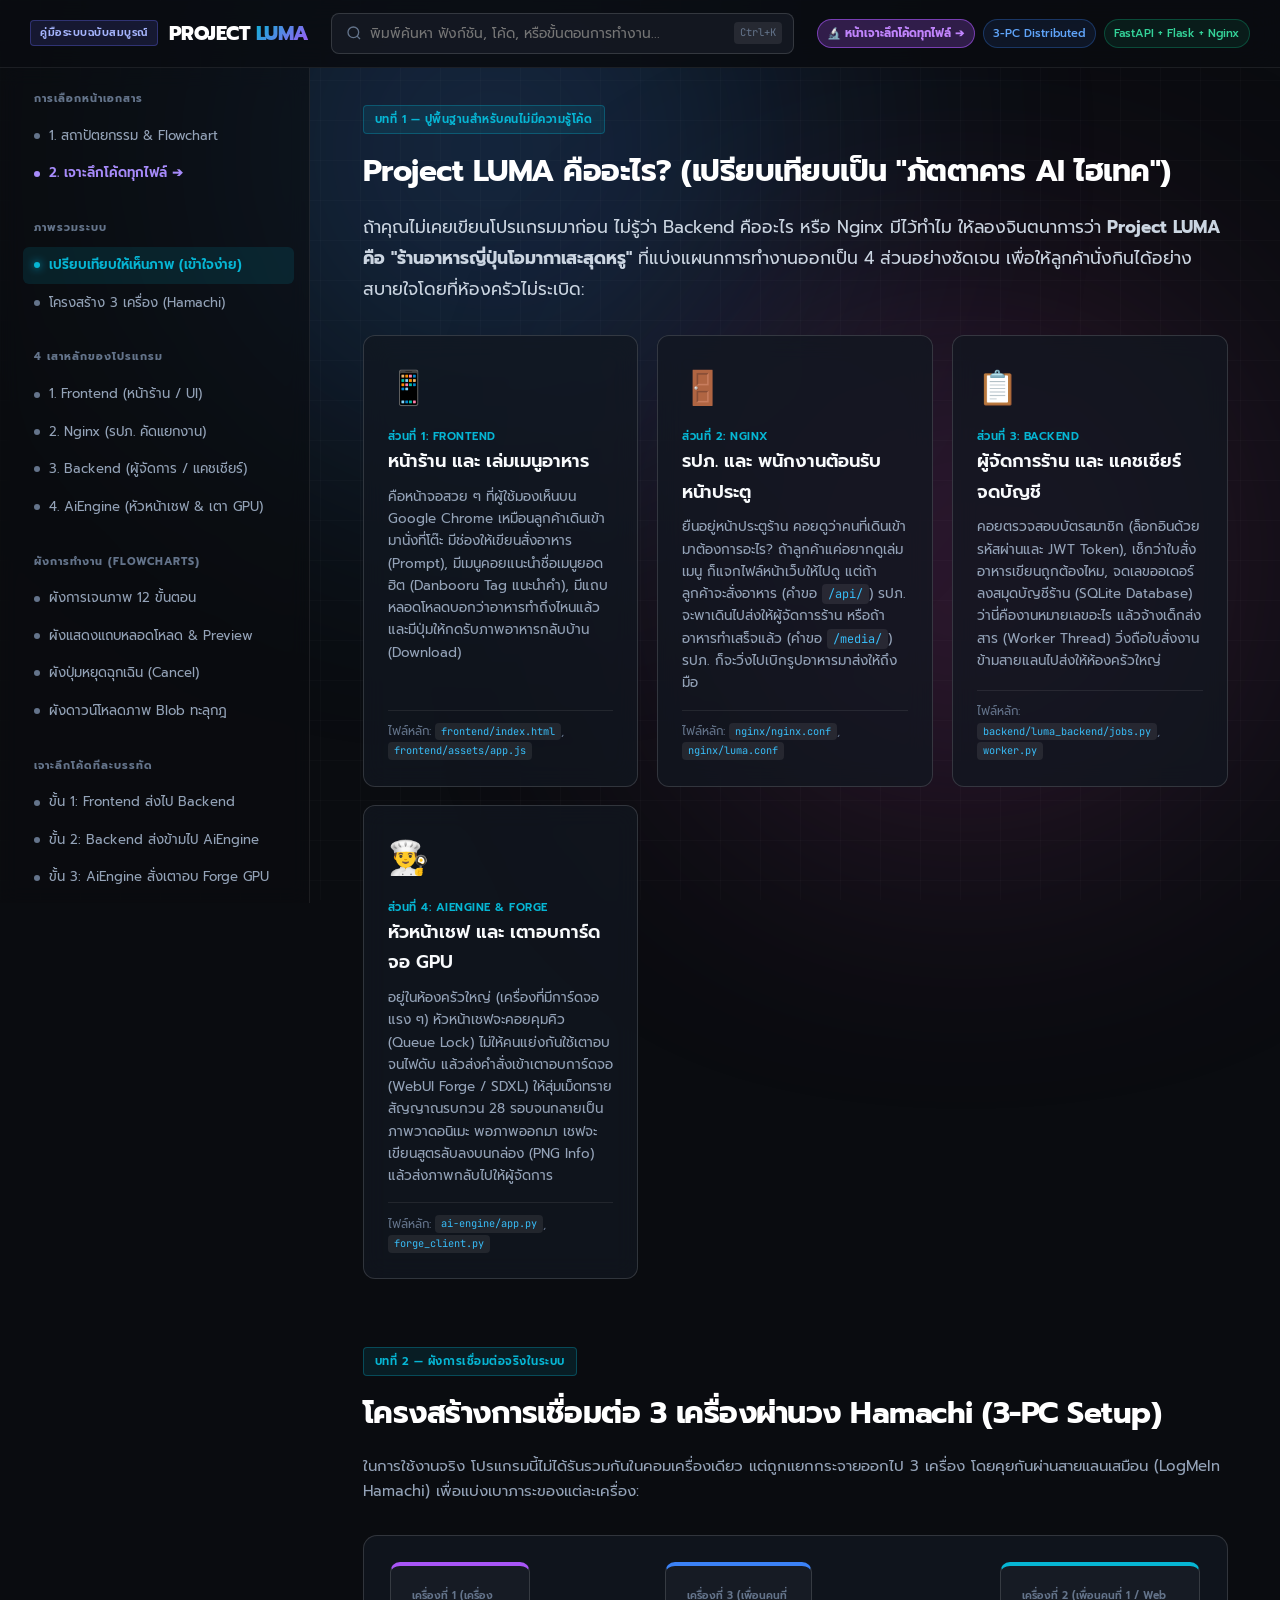
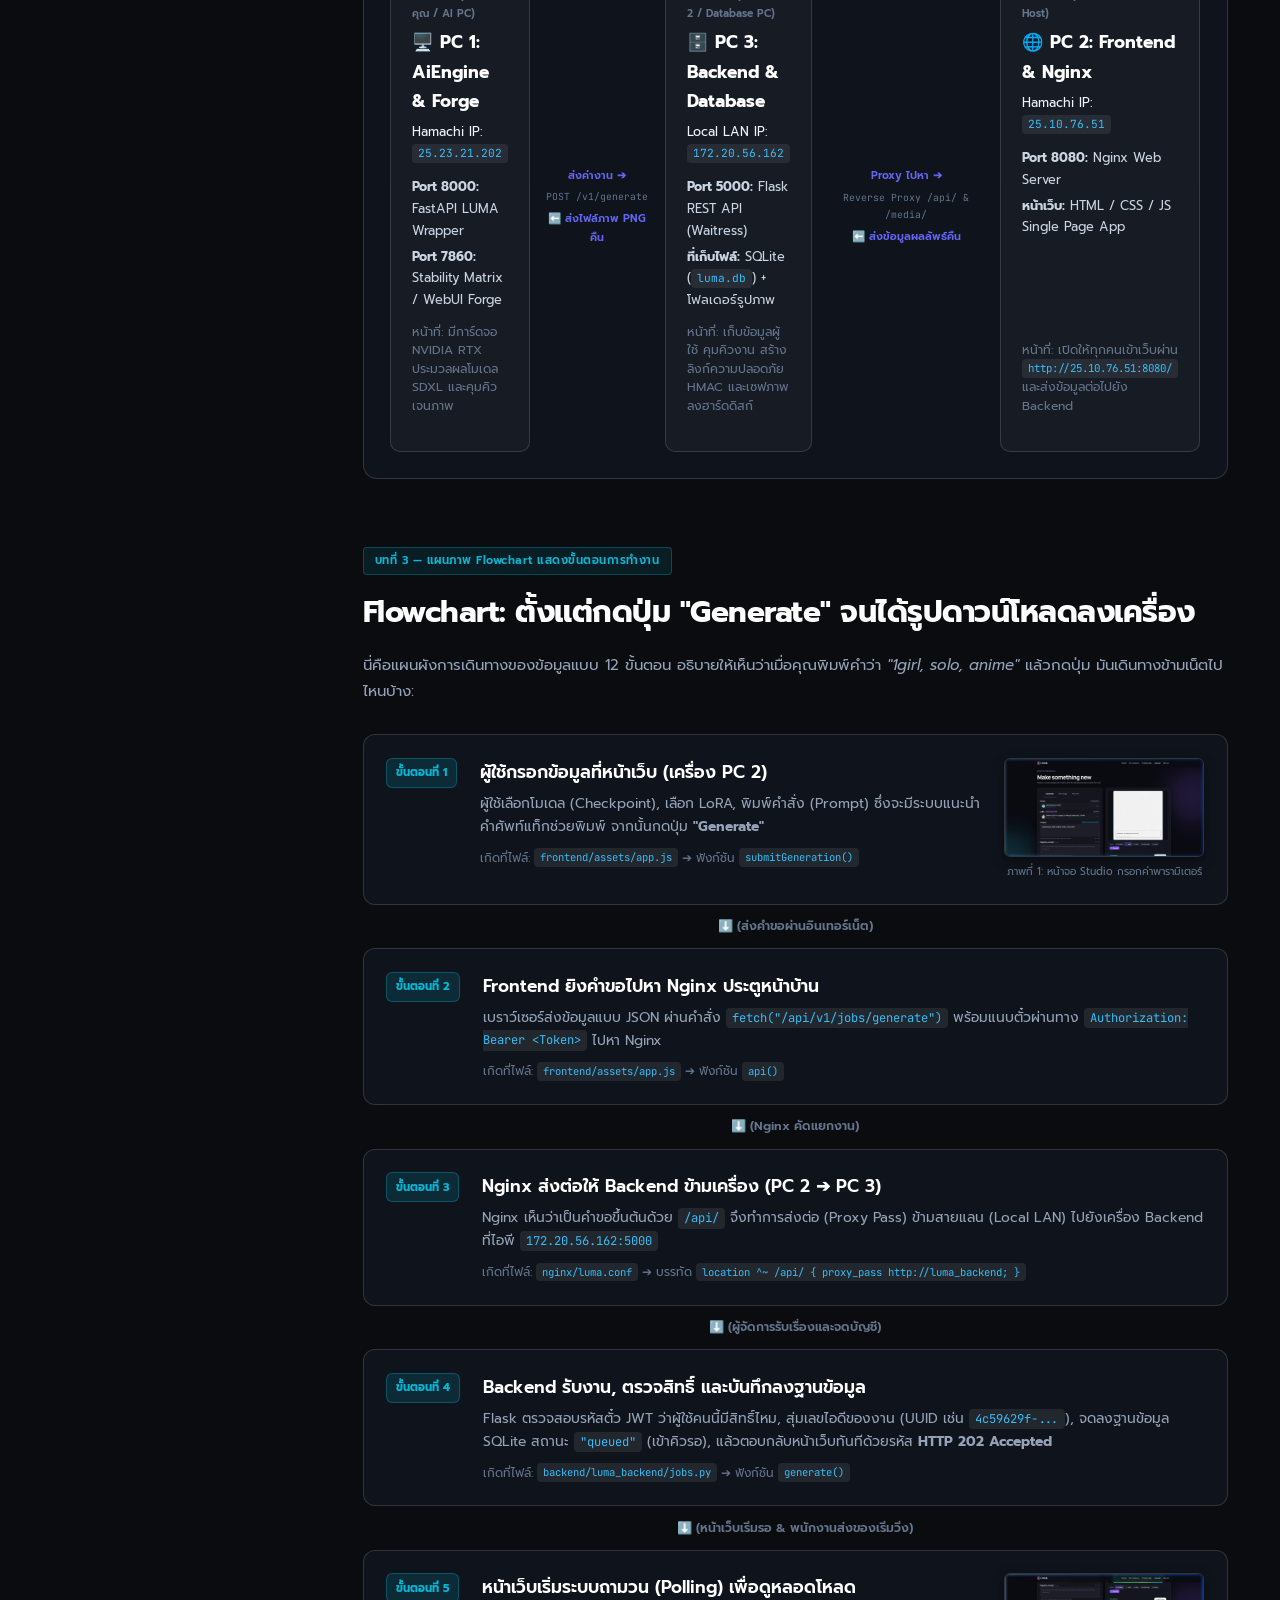
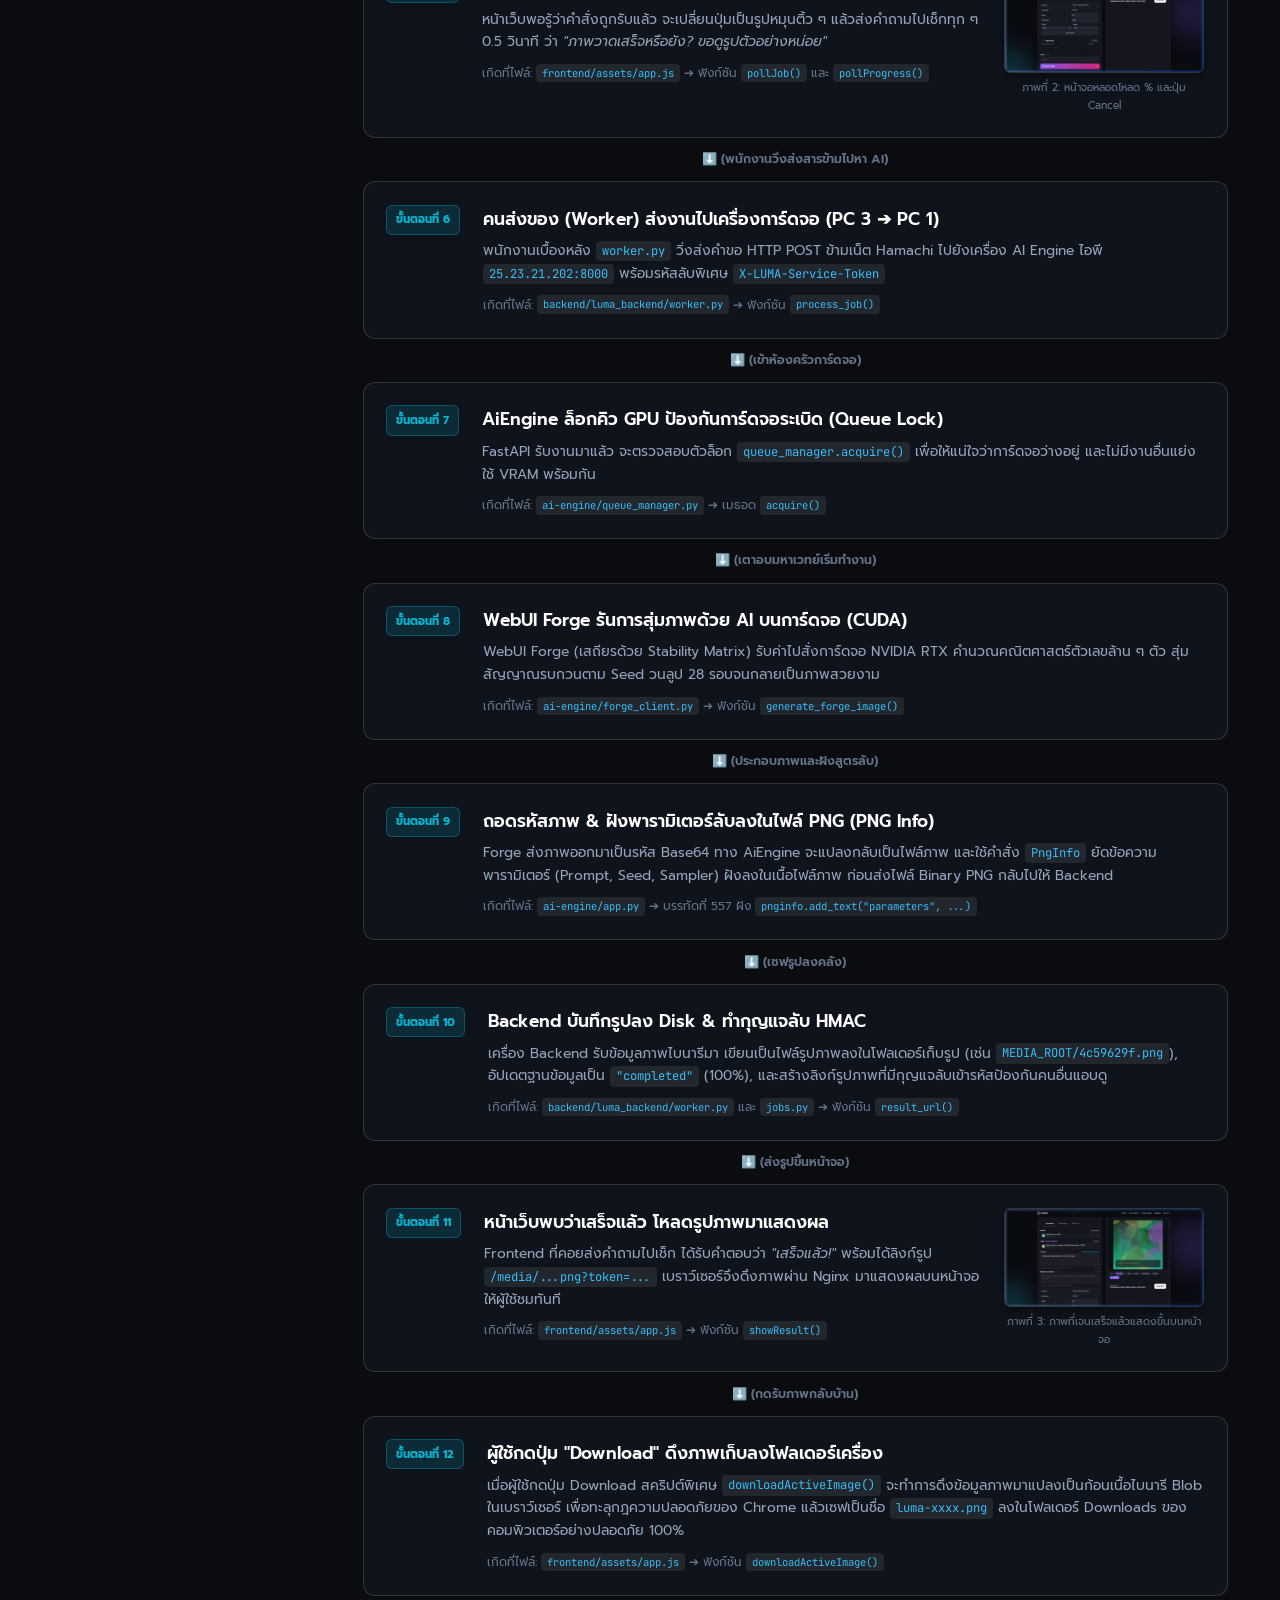
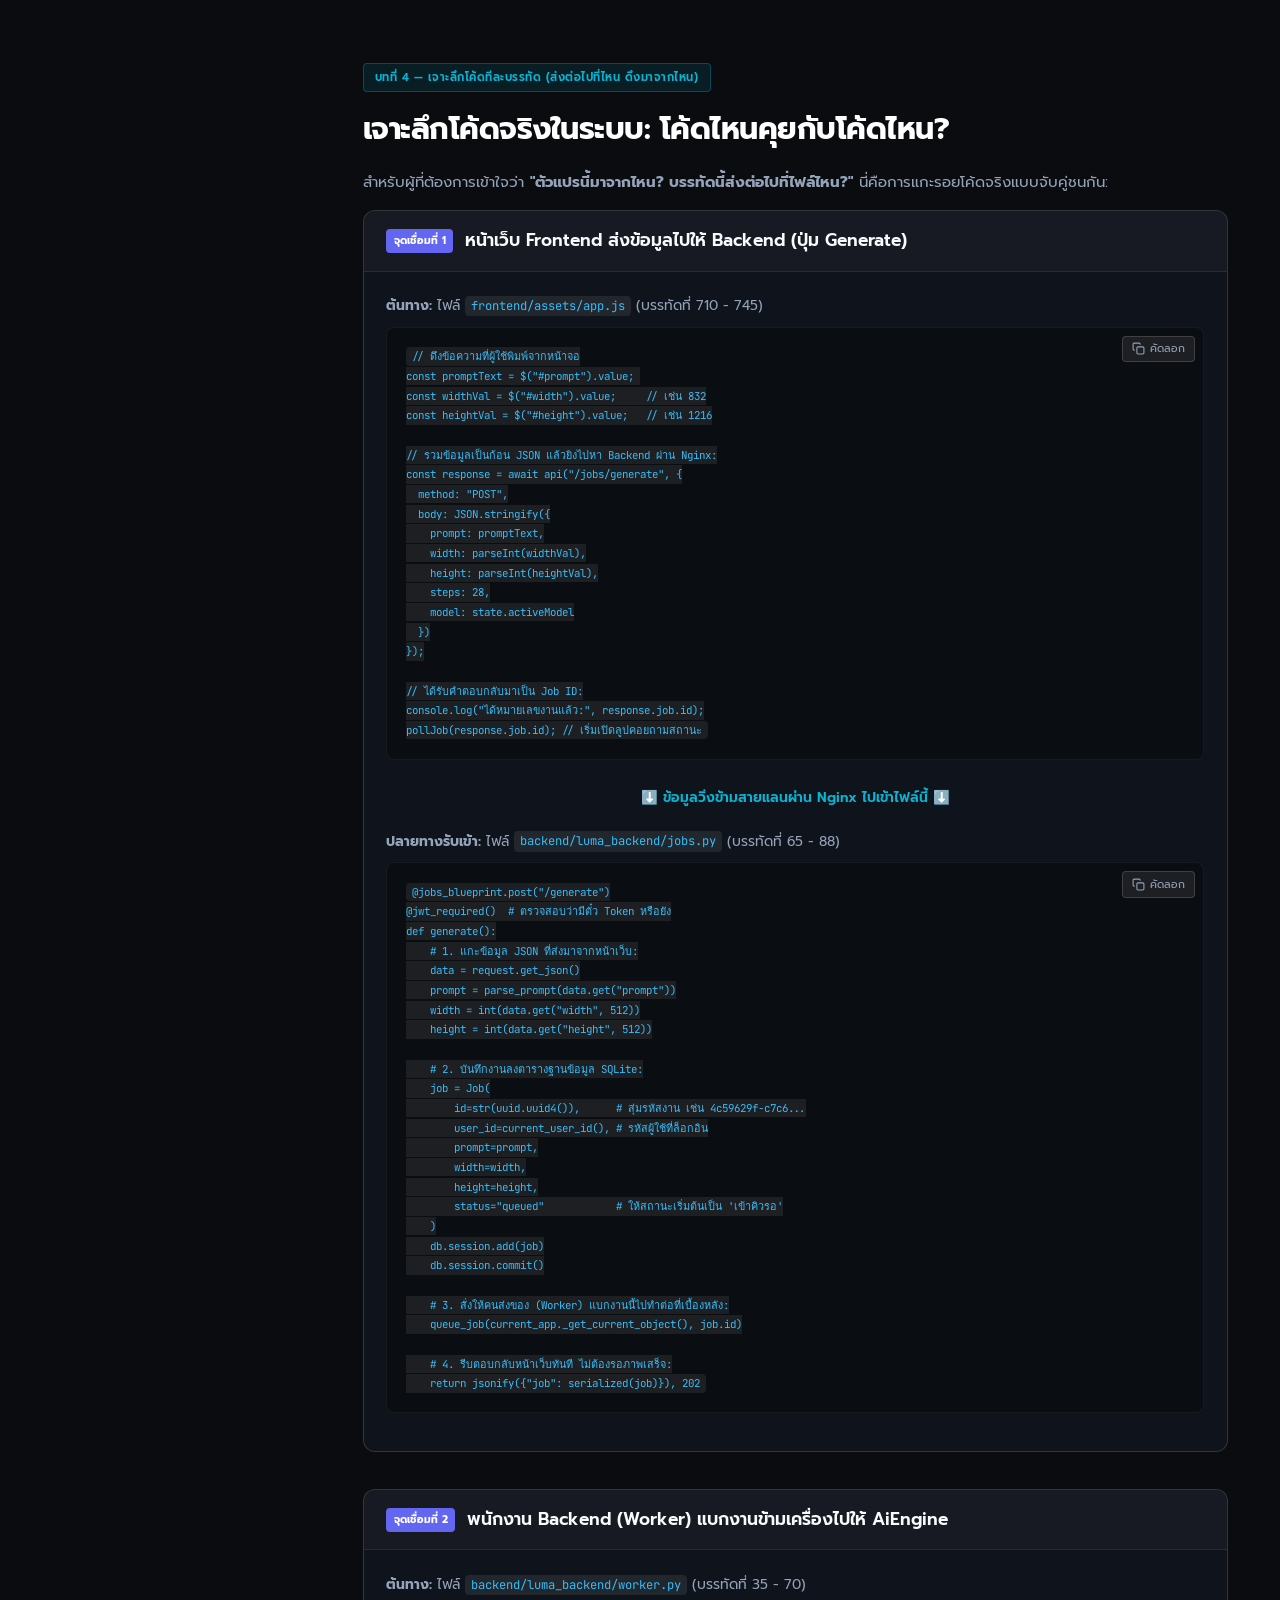
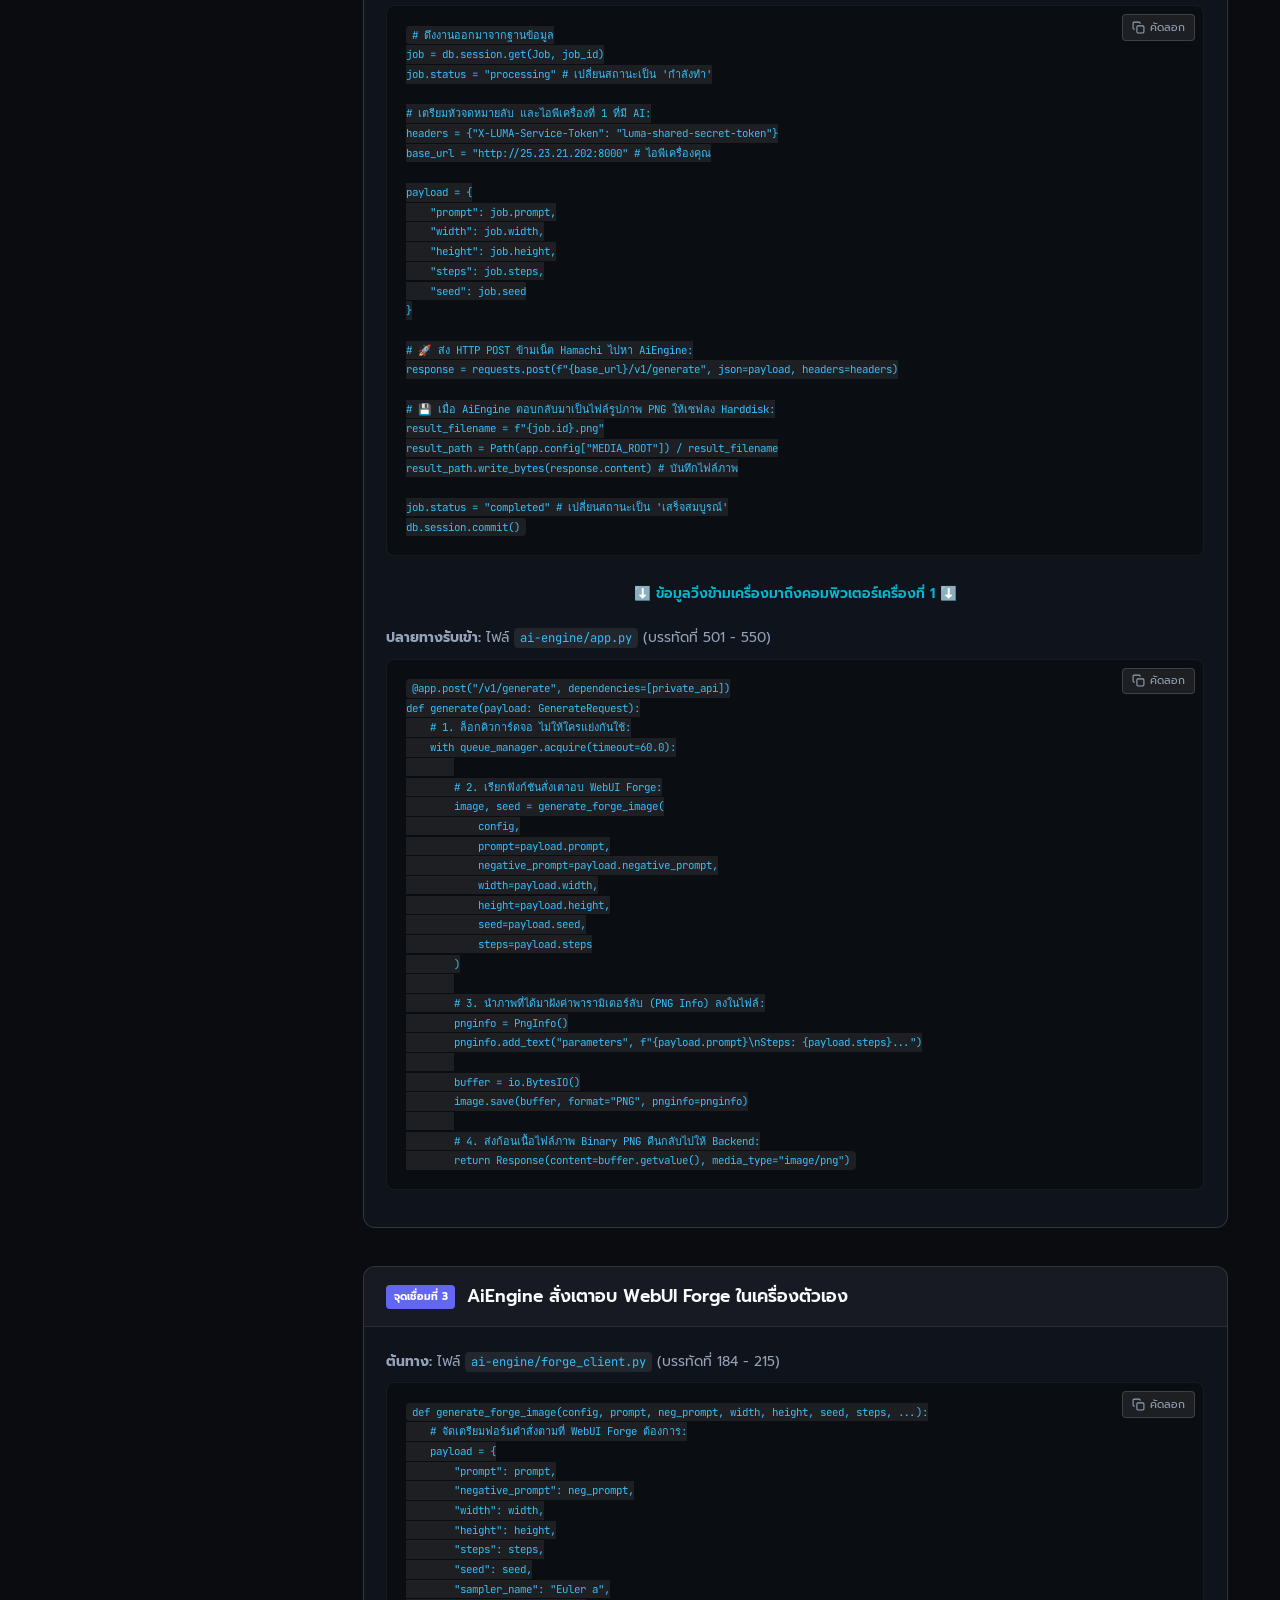
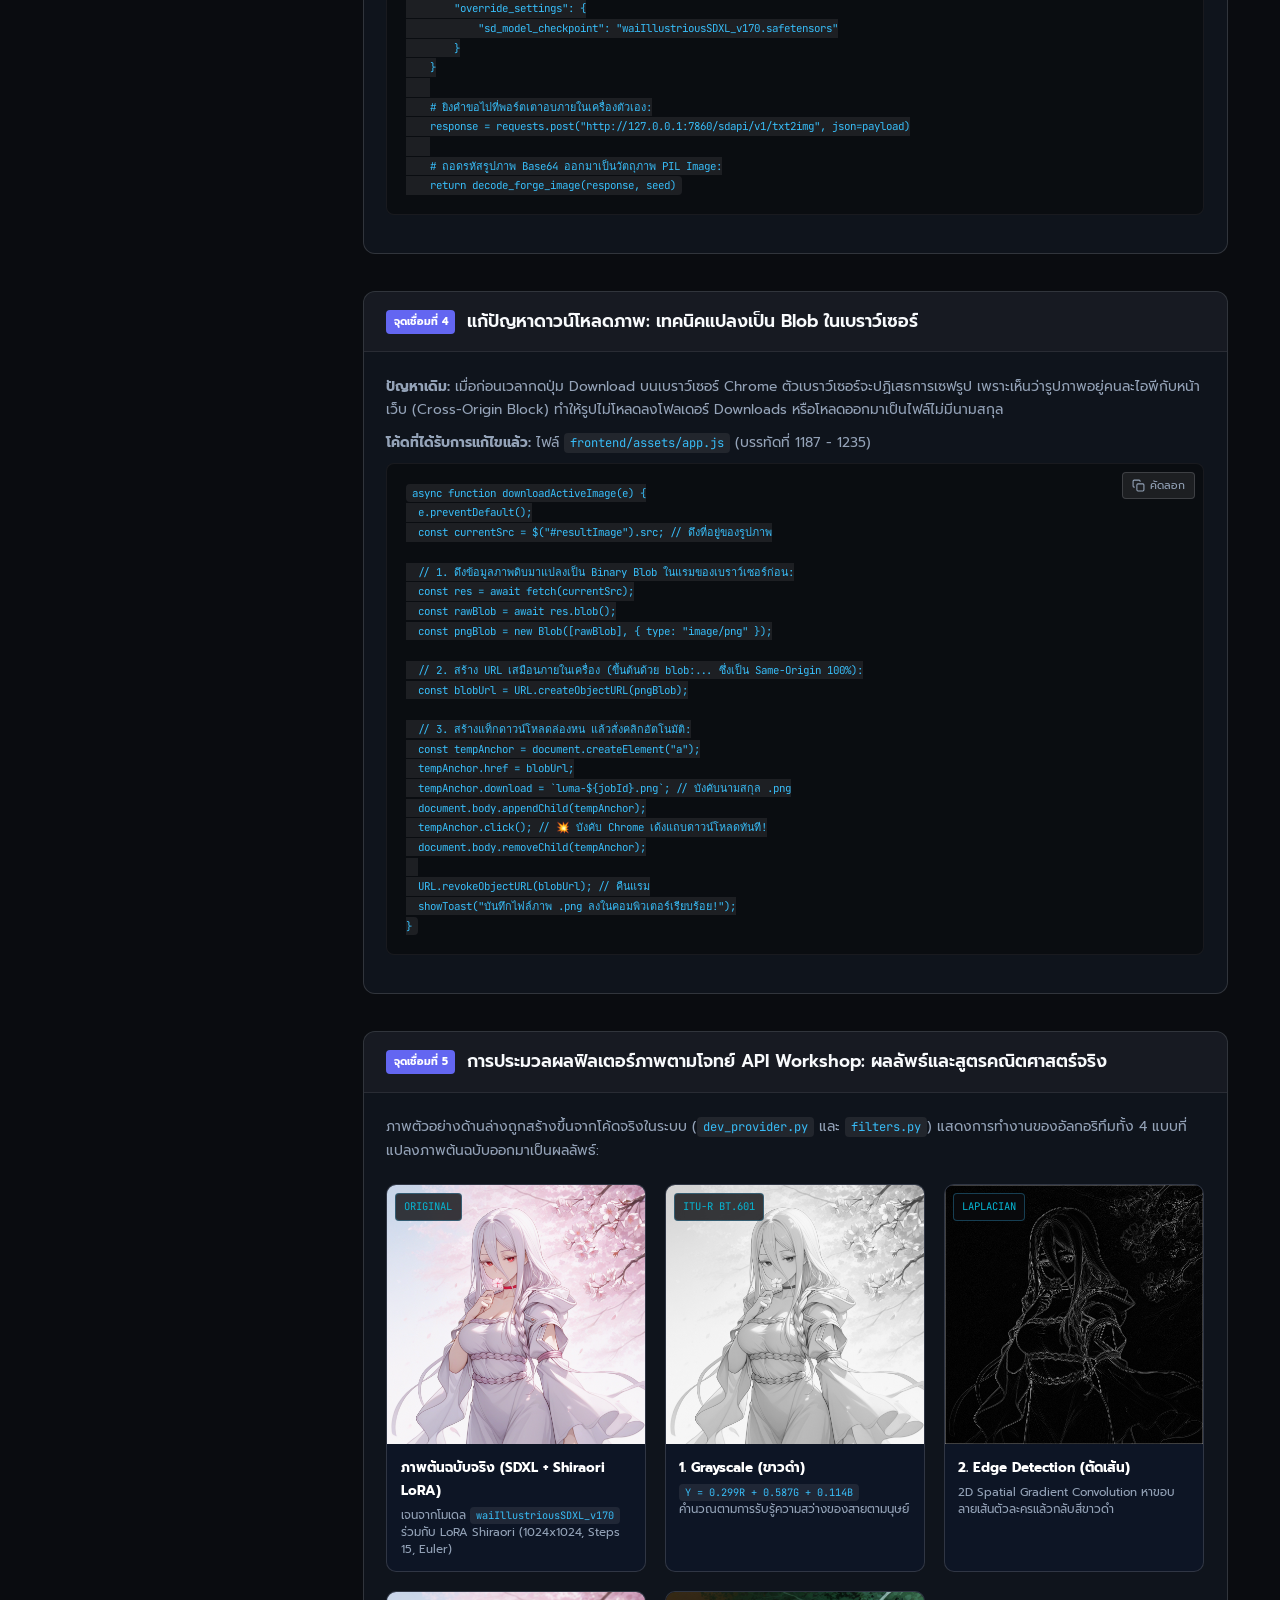
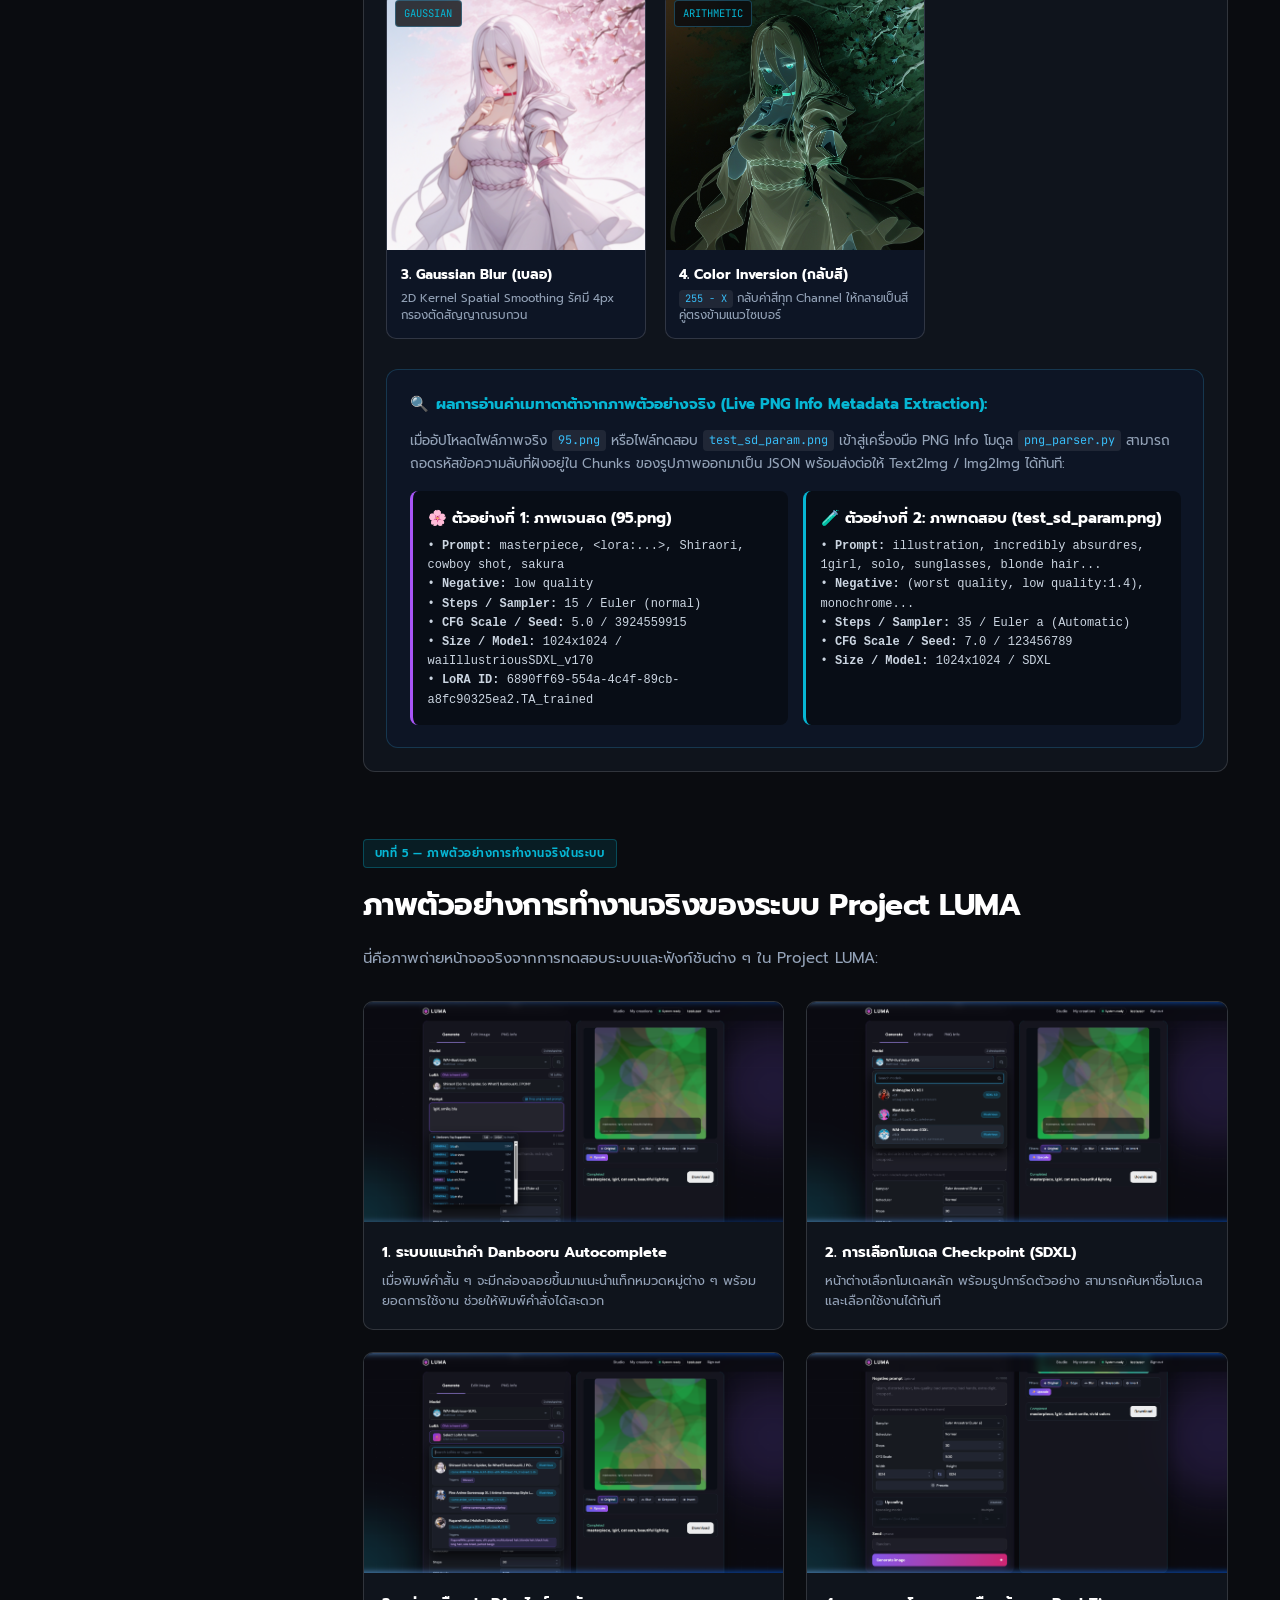
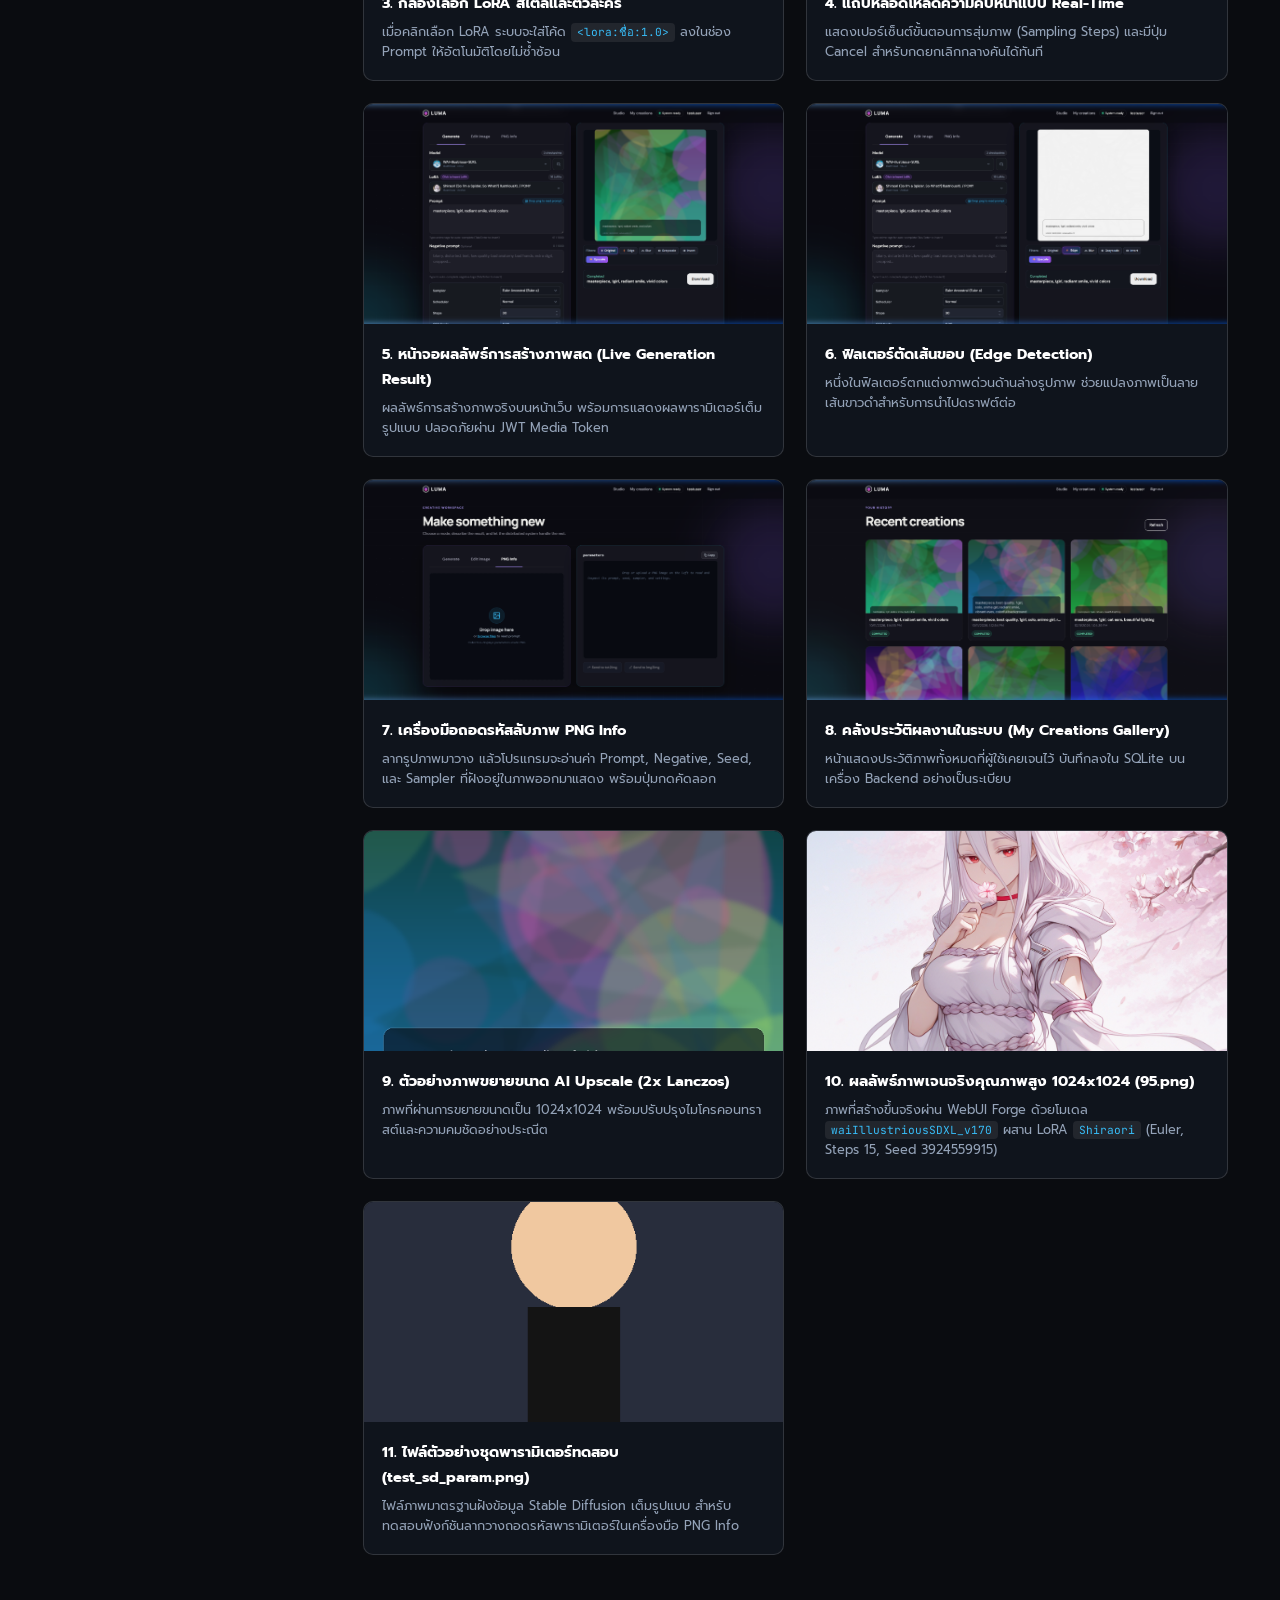
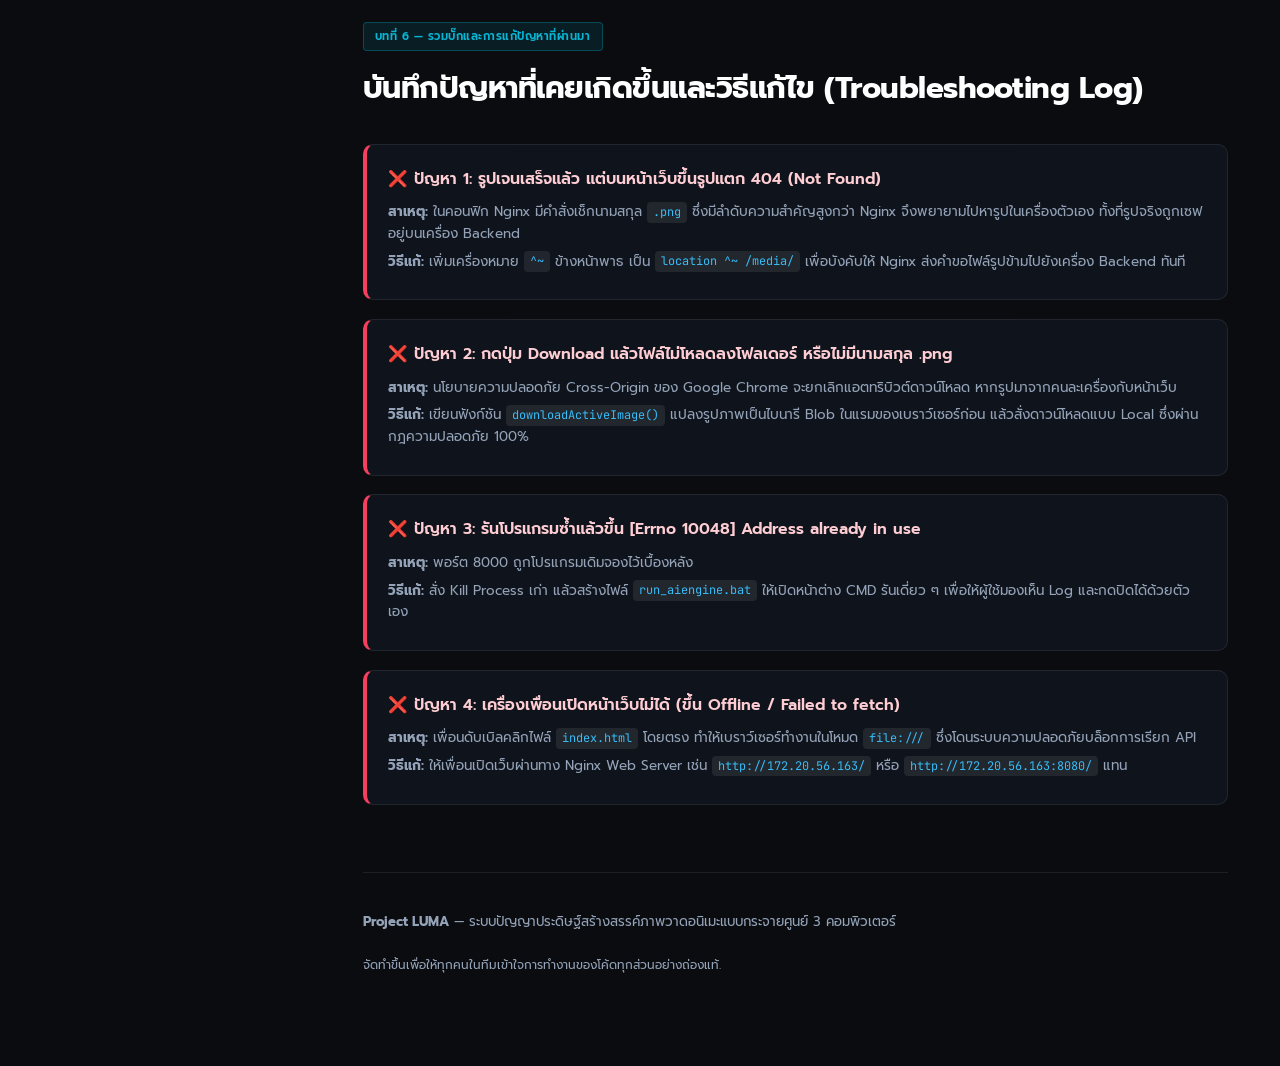
<file: project-overview-site/index.html>
<!DOCTYPE html>
<html lang="th">
<head>
  <meta charset="UTF-8">
  <meta name="viewport" content="width=device-width, initial-scale=1.0">
  <title>Project LUMA — คู่มือสถาปัตยกรรมการทำงานและโครงสร้างโค้ดอย่างละเอียด (ภาษาไทย)</title>
  <link rel="preconnect" href="https://fonts.googleapis.com">
  <link rel="preconnect" href="https://fonts.gstatic.com" crossorigin>
  <link href="https://fonts.googleapis.com/css2?family=Plus+Jakarta+Sans:wght@400;600;700;800&family=Prompt:wght@300;400;500;600;700&family=JetBrains+Mono:wght@400;500;600;700&display=swap" rel="stylesheet">
  <link rel="stylesheet" href="styles.css">
</head>
<body>
  <!-- แสง Ambient Glow พื้นหลัง -->
  <div class="ambient-glow glow-1"></div>
  <div class="ambient-glow glow-2"></div>
  <div class="cyber-grid"></div>

  <!-- แถบนำทางด้านบน (Header) -->
  <header class="site-header">
    <div class="header-inner">
      <div class="brand">
        <span class="brand-badge">คู่มือระบบฉบับสมบูรณ์</span>
        <h1 class="brand-title">PROJECT <span>LUMA</span></h1>
      </div>
      <div class="header-search">
        <svg class="search-icon" width="16" height="16" viewBox="0 0 24 24" fill="none" stroke="currentColor" stroke-width="2"><circle cx="11" cy="11" r="8"></circle><line x1="21" y1="21" x2="16.65" y2="16.65"></line></svg>
        <input type="text" id="quickSearch" placeholder="พิมพ์ค้นหา ฟังก์ชัน, โค้ด, หรือขั้นตอนการทำงาน..." autocomplete="off">
        <span class="search-shortcut">Ctrl+K</span>
      </div>
      <div class="header-tags">
        <a href="code-deep-dive.html" class="tag tag-purple" style="text-decoration: none; font-weight: 700; cursor: pointer; border: 1px solid rgba(168, 85, 247, 0.6); background: rgba(168, 85, 247, 0.25);">🔬 หน้าเจาะลึกโค้ดทุกไฟล์ ➔</a>
        <span class="tag tag-blue">3-PC Distributed</span>
        <span class="tag tag-emerald">FastAPI + Flask + Nginx</span>
      </div>
    </div>
  </header>

  <div class="doc-layout">
    <!-- เมนูแถบข้าง (Sidebar) -->
    <aside class="doc-sidebar">
      <nav class="nav-tree">
        <div class="nav-group">
          <span class="nav-group-title">การเลือกหน้าเอกสาร</span>
          <a href="index.html" class="nav-link active"><span class="dot"></span>1. สถาปัตยกรรม & Flowchart</a>
          <a href="code-deep-dive.html" class="nav-link" style="color: #a78bfa; font-weight: 600;"><span class="dot" style="background:#a78bfa;"></span>2. เจาะลึกโค้ดทุกไฟล์ ➔</a>
        </div>

        <div class="nav-group">
          <span class="nav-group-title">ภาพรวมระบบ</span>
          <a href="#analogy" class="nav-link"><span class="dot"></span>เปรียบเทียบให้เห็นภาพ (เข้าใจง่าย)</a>
          <a href="#topology" class="nav-link"><span class="dot"></span>โครงสร้าง 3 เครื่อง (Hamachi)</a>
        </div>

        <div class="nav-group">
          <span class="nav-group-title">4 เสาหลักของโปรแกรม</span>
          <a href="#pillar-frontend" class="nav-link"><span class="dot"></span>1. Frontend (หน้าร้าน / UI)</a>
          <a href="#pillar-nginx" class="nav-link"><span class="dot"></span>2. Nginx (รปภ. คัดแยกงาน)</a>
          <a href="#pillar-backend" class="nav-link"><span class="dot"></span>3. Backend (ผู้จัดการ / แคชเชียร์)</a>
          <a href="#pillar-aiengine" class="nav-link"><span class="dot"></span>4. AiEngine (หัวหน้าเชฟ & เตา GPU)</a>
        </div>

        <div class="nav-group">
          <span class="nav-group-title">ผังการทำงาน (Flowcharts)</span>
          <a href="#flowchart-main" class="nav-link"><span class="dot"></span>ผังการเจนภาพ 12 ขั้นตอน</a>
          <a href="#flowchart-main" class="nav-link"><span class="dot"></span>ผังแสดงแถบหลอดโหลด & Preview</a>
          <a href="#troubleshooting-recap" class="nav-link"><span class="dot"></span>ผังปุ่มหยุดฉุกเฉิน (Cancel)</a>
          <a href="#code-bridge-5" class="nav-link"><span class="dot"></span>ผังดาวน์โหลดภาพ Blob ทะลุกฎ</a>
        </div>

        <div class="nav-group">
          <span class="nav-group-title">เจาะลึกโค้ดทีละบรรทัด</span>
          <a href="#code-bridge-1" class="nav-link"><span class="dot"></span>ขั้น 1: Frontend ส่งไป Backend</a>
          <a href="#code-bridge-2" class="nav-link"><span class="dot"></span>ขั้น 2: Backend ส่งข้ามไป AiEngine</a>
          <a href="#code-bridge-3" class="nav-link"><span class="dot"></span>ขั้น 3: AiEngine สั่งเตาอบ Forge GPU</a>
          <a href="#flowchart-main" class="nav-link"><span class="dot"></span>ขั้น 4: ฝังพารามิเตอร์ลับ & เซฟไฟล์</a>
          <a href="#code-bridge-5" class="nav-link"><span class="dot"></span>ขั้น 5: ส่งภาพกลับมาแสดง & โหลดลงคอม</a>
          <a href="#code-bridge-filters" class="nav-link"><span class="dot"></span>ขั้น 6: การพิสูจน์ฟิลเตอร์ภาพทั้ง 4</a>
        </div>

        <div class="nav-group">
          <span class="nav-group-title">แกลเลอรีภาพตัวอย่างจริง</span>
          <a href="#gallery-preview" class="nav-link"><span class="dot"></span>ภาพหน้าจอตัวอย่างระบบจริง</a>
          <a href="#troubleshooting-recap" class="nav-link"><span class="dot"></span>สรุปบั๊กและการแก้ปัญหาในอดีต</a>
        </div>
      </nav>
    </aside>

    <!-- เนื้อหาหลัก (Content) -->
    <main class="doc-content">

      <!-- หมวดที่ 1: เปรียบเทียบให้เห็นภาพ -->
      <section id="analogy" class="doc-section">
        <div class="section-badge">บทที่ 1 — ปูพื้นฐานสำหรับคนไม่มีความรู้โค้ด</div>
        <h2>Project LUMA คืออะไร? (เปรียบเทียบเป็น "ภัตตาคาร AI ไฮเทค")</h2>
        <p class="lead-text">
          ถ้าคุณไม่เคยเขียนโปรแกรมมาก่อน ไม่รู้ว่า Backend คืออะไร หรือ Nginx มีไว้ทำไม ให้ลองจินตนาการว่า <strong>Project LUMA คือ "ร้านอาหารญี่ปุ่นโอมากาเสะสุดหรู"</strong> ที่แบ่งแผนกการทำงานออกเป็น 4 ส่วนอย่างชัดเจน เพื่อให้ลูกค้านั่งกินได้อย่างสบายใจโดยที่ห้องครัวไม่ระเบิด:
        </p>

        <div class="analogy-grid">
          <!-- การ์ด 1: Frontend -->
          <div class="analogy-card" id="pillar-frontend">
            <div class="analogy-icon">📱</div>
            <div class="analogy-header">
              <span class="analogy-role">ส่วนที่ 1: Frontend</span>
              <h3>หน้าร้าน และ เล่มเมนูอาหาร</h3>
            </div>
            <p>
              คือหน้าจอสวย ๆ ที่ผู้ใช้มองเห็นบน Google Chrome เหมือนลูกค้าเดินเข้ามานั่งที่โต๊ะ มีช่องให้เขียนสั่งอาหาร (Prompt), มีเมนูคอยแนะนำชื่อเมนูยอดฮิต (Danbooru Tag แนะนำคำ), มีแถบหลอดโหลดบอกว่าอาหารทำถึงไหนแล้ว และมีปุ่มให้กดรับภาพอาหารกลับบ้าน (Download)
            </p>
            <div class="analogy-file">ไฟล์หลัก: <code>frontend/index.html</code>, <code>frontend/assets/app.js</code></div>
          </div>

          <!-- การ์ด 2: Nginx -->
          <div class="analogy-card" id="pillar-nginx">
            <div class="analogy-icon">🚪</div>
            <div class="analogy-header">
              <span class="analogy-role">ส่วนที่ 2: Nginx</span>
              <h3>รปภ. และ พนักงานต้อนรับหน้าประตู</h3>
            </div>
            <p>
              ยืนอยู่หน้าประตูร้าน คอยดูว่าคนที่เดินเข้ามาต้องการอะไร? ถ้าลูกค้าแค่อยากดูเล่มเมนู ก็แจกไฟล์หน้าเว็บให้ไปดู แต่ถ้าลูกค้าจะสั่งอาหาร (คำขอ <code>/api/</code>) รปภ. จะพาเดินไปส่งให้ผู้จัดการร้าน หรือถ้าอาหารทำเสร็จแล้ว (คำขอ <code>/media/</code>) รปภ. ก็จะวิ่งไปเบิกรูปอาหารมาส่งให้ถึงมือ
            </p>
            <div class="analogy-file">ไฟล์หลัก: <code>nginx/nginx.conf</code>, <code>nginx/luma.conf</code></div>
          </div>

          <!-- การ์ด 3: Backend -->
          <div class="analogy-card" id="pillar-backend">
            <div class="analogy-icon">📋</div>
            <div class="analogy-header">
              <span class="analogy-role">ส่วนที่ 3: Backend</span>
              <h3>ผู้จัดการร้าน และ แคชเชียร์จดบัญชี</h3>
            </div>
            <p>
              คอยตรวจสอบบัตรสมาชิก (ล็อกอินด้วยรหัสผ่านและ JWT Token), เช็กว่าใบสั่งอาหารเขียนถูกต้องไหม, จดเลขออเดอร์ลงสมุดบัญชีร้าน (SQLite Database) ว่านี่คืองานหมายเลขอะไร แล้วจ้างเด็กส่งสาร (Worker Thread) วิ่งถือใบสั่งงานข้ามสายแลนไปส่งให้ห้องครัวใหญ่
            </p>
            <div class="analogy-file">ไฟล์หลัก: <code>backend/luma_backend/jobs.py</code>, <code>worker.py</code></div>
          </div>

          <!-- การ์ด 4: AiEngine -->
          <div class="analogy-card" id="pillar-aiengine">
            <div class="analogy-icon">👨‍🍳</div>
            <div class="analogy-header">
              <span class="analogy-role">ส่วนที่ 4: AiEngine & Forge</span>
              <h3>หัวหน้าเชฟ และ เตาอบการ์ดจอ GPU</h3>
            </div>
            <p>
              อยู่ในห้องครัวใหญ่ (เครื่องที่มีการ์ดจอแรง ๆ) หัวหน้าเชฟจะคอยคุมคิว (Queue Lock) ไม่ให้คนแย่งกันใช้เตาอบจนไฟดับ แล้วส่งคำสั่งเข้าเตาอบการ์ดจอ (WebUI Forge / SDXL) ให้สุ่มเม็ดทรายสัญญาณรบกวน 28 รอบจนกลายเป็นภาพวาดอนิเมะ พอภาพออกมา เชฟจะเขียนสูตรลับลงบนกล่อง (PNG Info) แล้วส่งภาพกลับไปให้ผู้จัดการ
            </p>
            <div class="analogy-file">ไฟล์หลัก: <code>ai-engine/app.py</code>, <code>forge_client.py</code></div>
          </div>
        </div>
      </section>

      <!-- หมวดที่ 2: ผังเครือข่าย 3 เครื่อง -->
      <section id="topology" class="doc-section">
        <div class="section-badge">บทที่ 2 — ผังการเชื่อมต่อจริงในระบบ</div>
        <h2>โครงสร้างการเชื่อมต่อ 3 เครื่องผ่านวง Hamachi (3-PC Setup)</h2>
        <p>
          ในการใช้งานจริง โปรแกรมนี้ไม่ได้รันรวมกันในคอมเครื่องเดียว แต่ถูกแยกกระจายออกไป 3 เครื่อง โดยคุยกันผ่านสายแลนเสมือน (LogMeIn Hamachi) เพื่อแบ่งเบาภาระของแต่ละเครื่อง:
        </p>

        <!-- แผนภาพเครือข่ายจำลอง -->
        <div class="network-diagram-box">
          <div class="net-node net-pc1">
            <div class="net-tag">เครื่องที่ 1 (เครื่องคุณ / AI PC)</div>
            <h4>🖥️ PC 1: AiEngine & Forge</h4>
            <div class="net-ip">Hamachi IP: <code>25.23.21.202</code></div>
            <div class="net-detail">
              <div><strong>Port 8000:</strong> FastAPI LUMA Wrapper</div>
              <div><strong>Port 7860:</strong> Stability Matrix / WebUI Forge</div>
            </div>
            <p class="net-duty">หน้าที่: มีการ์ดจอ NVIDIA RTX ประมวลผลโมเดล SDXL และคุมคิวเจนภาพ</p>
          </div>

          <div class="net-arrow-col">
            <div class="net-arrow-line">
              <span class="net-arrow-text">ส่งค่างาน ➔</span>
              <span class="net-arrow-sub">POST /v1/generate</span>
              <span class="net-arrow-text">⬅️ ส่งไฟล์ภาพ PNG คืน</span>
            </div>
          </div>

          <div class="net-node net-pc3">
            <div class="net-tag">เครื่องที่ 3 (เพื่อนคนที่ 2 / Database PC)</div>
            <h4>🗄️ PC 3: Backend & Database</h4>
            <div class="net-ip">Local LAN IP: <code>172.20.56.162</code></div>
            <div class="net-detail">
              <div><strong>Port 5000:</strong> Flask REST API (Waitress)</div>
              <div><strong>ที่เก็บไฟล์:</strong> SQLite (<code>luma.db</code>) + โฟลเดอร์รูปภาพ</div>
            </div>
            <p class="net-duty">หน้าที่: เก็บข้อมูลผู้ใช้ คุมคิวงาน สร้างลิงก์ความปลอดภัย HMAC และเซฟภาพลงฮาร์ดดิสก์</p>
          </div>

          <div class="net-arrow-col">
            <div class="net-arrow-line">
              <span class="net-arrow-text">Proxy ไปหา ➔</span>
              <span class="net-arrow-sub">Reverse Proxy /api/ & /media/</span>
              <span class="net-arrow-text">⬅️ ส่งข้อมูลผลลัพธ์คืน</span>
            </div>
          </div>

          <div class="net-node net-pc2">
            <div class="net-tag">เครื่องที่ 2 (เพื่อนคนที่ 1 / Web Host)</div>
            <h4>🌐 PC 2: Frontend & Nginx</h4>
            <div class="net-ip">Hamachi IP: <code>25.10.76.51</code></div>
            <div class="net-detail">
              <div><strong>Port 8080:</strong> Nginx Web Server</div>
              <div><strong>หน้าเว็บ:</strong> HTML / CSS / JS Single Page App</div>
            </div>
            <p class="net-duty">หน้าที่: เปิดให้ทุกคนเข้าเว็บผ่าน <code>http://25.10.76.51:8080/</code> และส่งข้อมูลต่อไปยัง Backend</p>
          </div>
        </div>
      </section>

      <!-- หมวดที่ 3: ผังการทำงาน 12 ขั้นตอน (Flowchart) -->
      <section id="flowchart-main" class="doc-section">
        <div class="section-badge">บทที่ 3 — แผนภาพ Flowchart แสดงขั้นตอนการทำงาน</div>
        <h2>Flowchart: ตั้งแต่กดปุ่ม "Generate" จนได้รูปดาวน์โหลดลงเครื่อง</h2>
        <p>
          นี่คือแผนผังการเดินทางของข้อมูลแบบ 12 ขั้นตอน อธิบายให้เห็นว่าเมื่อคุณพิมพ์คำว่า <em>"1girl, solo, anime"</em> แล้วกดปุ่ม มันเดินทางข้ามเน็ตไปไหนบ้าง:
        </p>

        <!-- กล่อง Flowchart 12 ขั้นตอน -->
        <div class="steps-vertical">

          <!-- Step 1 -->
          <div class="step-box">
            <div class="step-badge">ขั้นตอนที่ 1</div>
            <div class="step-main">
              <h4>ผู้ใช้กรอกข้อมูลที่หน้าเว็บ (เครื่อง PC 2)</h4>
              <p>ผู้ใช้เลือกโมเดล (Checkpoint), เลือก LoRA, พิมพ์คำสั่ง (Prompt) ซึ่งจะมีระบบแนะนำคำศัพท์แท็กช่วยพิมพ์ จากนั้นกดปุ่ม <strong>"Generate"</strong></p>
              <div class="step-code-source">เกิดที่ไฟล์: <code>frontend/assets/app.js</code> ➔ ฟังก์ชัน <code>submitGeneration()</code></div>
            </div>
            <div class="step-image-preview">
              <img src="images/ui_studio_initial.png" alt="หน้าจอสตูดิโอ" loading="lazy">
              <span>ภาพที่ 1: หน้าจอ Studio กรอกค่าพารามิเตอร์</span>
            </div>
          </div>

          <div class="flow-arrow-down">⬇️ (ส่งคำขอผ่านอินเทอร์เน็ต)</div>

          <!-- Step 2 -->
          <div class="step-box">
            <div class="step-badge">ขั้นตอนที่ 2</div>
            <div class="step-main">
              <h4>Frontend ยิงคำขอไปหา Nginx ประตูหน้าบ้าน</h4>
              <p>เบราว์เซอร์ส่งข้อมูลแบบ JSON ผ่านคำสั่ง <code>fetch("/api/v1/jobs/generate")</code> พร้อมแนบตั๋วผ่านทาง <code>Authorization: Bearer &lt;Token&gt;</code> ไปหา Nginx</p>
              <div class="step-code-source">เกิดที่ไฟล์: <code>frontend/assets/app.js</code> ➔ ฟังก์ชัน <code>api()</code></div>
            </div>
          </div>

          <div class="flow-arrow-down">⬇️ (Nginx คัดแยกงาน)</div>

          <!-- Step 3 -->
          <div class="step-box">
            <div class="step-badge">ขั้นตอนที่ 3</div>
            <div class="step-main">
              <h4>Nginx ส่งต่อให้ Backend ข้ามเครื่อง (PC 2 ➔ PC 3)</h4>
              <p>Nginx เห็นว่าเป็นคำขอขึ้นต้นด้วย <code>/api/</code> จึงทำการส่งต่อ (Proxy Pass) ข้ามสายแลน (Local LAN) ไปยังเครื่อง Backend ที่ไอพี <code>172.20.56.162:5000</code></p>
              <div class="step-code-source">เกิดที่ไฟล์: <code>nginx/luma.conf</code> ➔ บรรทัด <code>location ^~ /api/ { proxy_pass http://luma_backend; }</code></div>
            </div>
          </div>

          <div class="flow-arrow-down">⬇️ (ผู้จัดการรับเรื่องและจดบัญชี)</div>

          <!-- Step 4 -->
          <div class="step-box">
            <div class="step-badge">ขั้นตอนที่ 4</div>
            <div class="step-main">
              <h4>Backend รับงาน, ตรวจสิทธิ์ และบันทึกลงฐานข้อมูล</h4>
              <p>Flask ตรวจสอบรหัสตั๋ว JWT ว่าผู้ใช้คนนี้มีสิทธิ์ไหม, สุ่มเลขไอดีของงาน (UUID เช่น <code>4c59629f-...</code>), จดลงฐานข้อมูล SQLite สถานะ <code>"queued"</code> (เข้าคิวรอ), แล้วตอบกลับหน้าเว็บทันทีด้วยรหัส <strong>HTTP 202 Accepted</strong></p>
              <div class="step-code-source">เกิดที่ไฟล์: <code>backend/luma_backend/jobs.py</code> ➔ ฟังก์ชัน <code>generate()</code></div>
            </div>
          </div>

          <div class="flow-arrow-down">⬇️ (หน้าเว็บเริ่มรอ & พนักงานส่งของเริ่มวิ่ง)</div>

          <!-- Step 5 -->
          <div class="step-box">
            <div class="step-badge">ขั้นตอนที่ 5</div>
            <div class="step-main">
              <h4>หน้าเว็บเริ่มระบบถามวน (Polling) เพื่อดูหลอดโหลด</h4>
              <p>หน้าเว็บพอรู้ว่าคำสั่งถูกรับแล้ว จะเปลี่ยนปุ่มเป็นรูปหมุนติ้ว ๆ แล้วส่งคำถามไปเช็กทุก ๆ 0.5 วินาที ว่า <em>"ภาพวาดเสร็จหรือยัง? ขอดูรูปตัวอย่างหน่อย"</em></p>
              <div class="step-code-source">เกิดที่ไฟล์: <code>frontend/assets/app.js</code> ➔ ฟังก์ชัน <code>pollJob()</code> และ <code>pollProgress()</code></div>
            </div>
            <div class="step-image-preview">
              <img src="images/ui_generation_progress.png" alt="หลอดโหลดความคืบหน้า" loading="lazy">
              <span>ภาพที่ 2: หน้าจอหลอดโหลด % และปุ่ม Cancel</span>
            </div>
          </div>

          <div class="flow-arrow-down">⬇️ (พนักงานวิ่งส่งสารข้ามไปหา AI)</div>

          <!-- Step 6 -->
          <div class="step-box">
            <div class="step-badge">ขั้นตอนที่ 6</div>
            <div class="step-main">
              <h4>คนส่งของ (Worker) ส่งงานไปเครื่องการ์ดจอ (PC 3 ➔ PC 1)</h4>
              <p>พนักงานเบื้องหลัง <code>worker.py</code> วิ่งส่งคำขอ HTTP POST ข้ามเน็ต Hamachi ไปยังเครื่อง AI Engine ไอพี <code>25.23.21.202:8000</code> พร้อมรหัสลับพิเศษ <code>X-LUMA-Service-Token</code></p>
              <div class="step-code-source">เกิดที่ไฟล์: <code>backend/luma_backend/worker.py</code> ➔ ฟังก์ชัน <code>process_job()</code></div>
            </div>
          </div>

          <div class="flow-arrow-down">⬇️ (เข้าห้องครัวการ์ดจอ)</div>

          <!-- Step 7 -->
          <div class="step-box">
            <div class="step-badge">ขั้นตอนที่ 7</div>
            <div class="step-main">
              <h4>AiEngine ล็อกคิว GPU ป้องกันการ์ดจอระเบิด (Queue Lock)</h4>
              <p>FastAPI รับงานมาแล้ว จะตรวจสอบตัวล็อก <code>queue_manager.acquire()</code> เพื่อให้แน่ใจว่าการ์ดจอว่างอยู่ และไม่มีงานอื่นแย่งใช้ VRAM พร้อมกัน</p>
              <div class="step-code-source">เกิดที่ไฟล์: <code>ai-engine/queue_manager.py</code> ➔ เมธอด <code>acquire()</code></div>
            </div>
          </div>

          <div class="flow-arrow-down">⬇️ (เตาอบมหาเวทย์เริ่มทำงาน)</div>

          <!-- Step 8 -->
          <div class="step-box">
            <div class="step-badge">ขั้นตอนที่ 8</div>
            <div class="step-main">
              <h4>WebUI Forge รันการสุ่มภาพด้วย AI บนการ์ดจอ (CUDA)</h4>
              <p>WebUI Forge (เสถียรด้วย Stability Matrix) รับค่าไปสั่งการ์ดจอ NVIDIA RTX คำนวณคณิตศาสตร์ตัวเลขล้าน ๆ ตัว สุ่มสัญญาณรบกวนตาม Seed วนลูป 28 รอบจนกลายเป็นภาพสวยงาม</p>
              <div class="step-code-source">เกิดที่ไฟล์: <code>ai-engine/forge_client.py</code> ➔ ฟังก์ชัน <code>generate_forge_image()</code></div>
            </div>
          </div>

          <div class="flow-arrow-down">⬇️ (ประกอบภาพและฝังสูตรลับ)</div>

          <!-- Step 9 -->
          <div class="step-box">
            <div class="step-badge">ขั้นตอนที่ 9</div>
            <div class="step-main">
              <h4>ถอดรหัสภาพ & ฝังพารามิเตอร์ลับลงในไฟล์ PNG (PNG Info)</h4>
              <p>Forge ส่งภาพออกมาเป็นรหัส Base64 ทาง AiEngine จะแปลงกลับเป็นไฟล์ภาพ และใช้คำสั่ง <code>PngInfo</code> ยัดข้อความพารามิเตอร์ (Prompt, Seed, Sampler) ฝังลงในเนื้อไฟล์ภาพ ก่อนส่งไฟล์ Binary PNG กลับไปให้ Backend</p>
              <div class="step-code-source">เกิดที่ไฟล์: <code>ai-engine/app.py</code> ➔ บรรทัดที่ 557 ฝัง <code>pnginfo.add_text("parameters", ...)</code></div>
            </div>
          </div>

          <div class="flow-arrow-down">⬇️ (เซฟรูปลงคลัง)</div>

          <!-- Step 10 -->
          <div class="step-box">
            <div class="step-badge">ขั้นตอนที่ 10</div>
            <div class="step-main">
              <h4>Backend บันทึกรูปลง Disk & ทำกุญแจลับ HMAC</h4>
              <p>เครื่อง Backend รับข้อมูลภาพไบนารีมา เขียนเป็นไฟล์รูปภาพลงในโฟลเดอร์เก็บรูป (เช่น <code>MEDIA_ROOT/4c59629f.png</code>), อัปเดตฐานข้อมูลเป็น <code>"completed"</code> (100%), และสร้างลิงก์รูปภาพที่มีกุญแจลับเข้ารหัสป้องกันคนอื่นแอบดู</p>
              <div class="step-code-source">เกิดที่ไฟล์: <code>backend/luma_backend/worker.py</code> และ <code>jobs.py</code> ➔ ฟังก์ชัน <code>result_url()</code></div>
            </div>
          </div>

          <div class="flow-arrow-down">⬇️ (ส่งรูปขึ้นหน้าจอ)</div>

          <!-- Step 11 -->
          <div class="step-box">
            <div class="step-badge">ขั้นตอนที่ 11</div>
            <div class="step-main">
              <h4>หน้าเว็บพบว่าเสร็จแล้ว โหลดรูปภาพมาแสดงผล</h4>
              <p>Frontend ที่คอยส่งคำถามไปเช็ก ได้รับคำตอบว่า <em>"เสร็จแล้ว!"</em> พร้อมได้ลิงก์รูป <code>/media/...png?token=...</code> เบราว์เซอร์จึงดึงภาพผ่าน Nginx มาแสดงผลบนหน้าจอให้ผู้ใช้ชมทันที</p>
              <div class="step-code-source">เกิดที่ไฟล์: <code>frontend/assets/app.js</code> ➔ ฟังก์ชัน <code>showResult()</code></div>
            </div>
            <div class="step-image-preview">
              <img src="images/ui_generated_result.png" alt="ผลลัพธ์ภาพที่ได้" loading="lazy">
              <span>ภาพที่ 3: ภาพที่เจนเสร็จแล้วแสดงขึ้นบนหน้าจอ</span>
            </div>
          </div>

          <div class="flow-arrow-down">⬇️ (กดรับภาพกลับบ้าน)</div>

          <!-- Step 12 -->
          <div class="step-box">
            <div class="step-badge">ขั้นตอนที่ 12</div>
            <div class="step-main">
              <h4>ผู้ใช้กดปุ่ม "Download" ดึงภาพเก็บลงโฟลเดอร์เครื่อง</h4>
              <p>เมื่อผู้ใช้กดปุ่ม Download สคริปต์พิเศษ <code>downloadActiveImage()</code> จะทำการดึงข้อมูลภาพมาแปลงเป็นก้อนเนื้อไบนารี Blob ในเบราว์เซอร์ เพื่อทะลุกฎความปลอดภัยของ Chrome แล้วเซฟเป็นชื่อ <code>luma-xxxx.png</code> ลงในโฟลเดอร์ Downloads ของคอมพิวเตอร์อย่างปลอดภัย 100%</p>
              <div class="step-code-source">เกิดที่ไฟล์: <code>frontend/assets/app.js</code> ➔ ฟังก์ชัน <code>downloadActiveImage()</code></div>
            </div>
          </div>

        </div>
      </section>

      <!-- หมวดที่ 4: เจาะลึกโค้ดทีละบรรทัด -->
      <section id="code-bridge-1" class="doc-section">
        <div class="section-badge">บทที่ 4 — เจาะลึกโค้ดทีละบรรทัด (ส่งต่อไปที่ไหน ดึงมาจากไหน)</div>
        <h2>เจาะลึกโค้ดจริงในระบบ: โค้ดไหนคุยกับโค้ดไหน?</h2>
        <p>
          สำหรับผู้ที่ต้องการเข้าใจว่า <strong>"ตัวแปรนี้มาจากไหน? บรรทัดนี้ส่งต่อไปที่ไฟล์ไหน?"</strong> นี่คือการแกะรอยโค้ดจริงแบบจับคู่ชนกัน:
        </p>

        <!-- คู่ที่ 1 -->
        <div class="code-explain-card">
          <div class="explain-header">
            <span class="explain-num">จุดเชื่อมที่ 1</span>
            <h3>หน้าเว็บ Frontend ส่งข้อมูลไปให้ Backend (ปุ่ม Generate)</h3>
          </div>
          <div class="explain-body">
            <p><strong>ต้นทาง:</strong> ไฟล์ <code>frontend/assets/app.js</code> (บรรทัดที่ 710 - 745)</p>
            <pre class="code-block"><code>// ดึงข้อความที่ผู้ใช้พิมพ์จากหน้าจอ
const promptText = $("#prompt").value; 
const widthVal = $("#width").value;     // เช่น 832
const heightVal = $("#height").value;   // เช่น 1216

// รวมข้อมูลเป็นก้อน JSON แล้วยิงไปหา Backend ผ่าน Nginx:
const response = await api("/jobs/generate", {
  method: "POST",
  body: JSON.stringify({
    prompt: promptText,
    width: parseInt(widthVal),
    height: parseInt(heightVal),
    steps: 28,
    model: state.activeModel
  })
});

// ได้รับคำตอบกลับมาเป็น Job ID:
console.log("ได้หมายเลขงานแล้ว:", response.job.id);
pollJob(response.job.id); // เริ่มเปิดลูปคอยถามสถานะ</code></pre>

            <p class="arrow-indicator">⬇️ ข้อมูลวิ่งข้ามสายแลนผ่าน Nginx ไปเข้าไฟล์นี้ ⬇️</p>

            <p><strong>ปลายทางรับเข้า:</strong> ไฟล์ <code>backend/luma_backend/jobs.py</code> (บรรทัดที่ 65 - 88)</p>
            <pre class="code-block"><code>@jobs_blueprint.post("/generate")
@jwt_required()  # ตรวจสอบว่ามีตั๋ว Token หรือยัง
def generate():
    # 1. แกะข้อมูล JSON ที่ส่งมาจากหน้าเว็บ:
    data = request.get_json()
    prompt = parse_prompt(data.get("prompt"))
    width = int(data.get("width", 512))
    height = int(data.get("height", 512))

    # 2. บันทึกงานลงตารางฐานข้อมูล SQLite:
    job = Job(
        id=str(uuid.uuid4()),      # สุ่มรหัสงาน เช่น 4c59629f-c7c6...
        user_id=current_user_id(), # รหัสผู้ใช้ที่ล็อกอิน
        prompt=prompt,
        width=width,
        height=height,
        status="queued"            # ให้สถานะเริ่มต้นเป็น 'เข้าคิวรอ'
    )
    db.session.add(job)
    db.session.commit()

    # 3. สั่งให้คนส่งของ (Worker) แบกงานนี้ไปทำต่อที่เบื้องหลัง:
    queue_job(current_app._get_current_object(), job.id)

    # 4. รีบตอบกลับหน้าเว็บทันที ไม่ต้องรอภาพเสร็จ:
    return jsonify({"job": serialized(job)}), 202</code></pre>
          </div>
        </div>

        <!-- คู่ที่ 2 -->
        <div class="code-explain-card" id="code-bridge-2">
          <div class="explain-header">
            <span class="explain-num">จุดเชื่อมที่ 2</span>
            <h3>พนักงาน Backend (Worker) แบกงานข้ามเครื่องไปให้ AiEngine</h3>
          </div>
          <div class="explain-body">
            <p><strong>ต้นทาง:</strong> ไฟล์ <code>backend/luma_backend/worker.py</code> (บรรทัดที่ 35 - 70)</p>
            <pre class="code-block"><code># ดึงงานออกมาจากฐานข้อมูล
job = db.session.get(Job, job_id)
job.status = "processing" # เปลี่ยนสถานะเป็น 'กำลังทำ'

# เตรียมหัวจดหมายลับ และไอพีเครื่องที่ 1 ที่มี AI:
headers = {"X-LUMA-Service-Token": "luma-shared-secret-token"}
base_url = "http://25.23.21.202:8000" # ไอพีเครื่องคุณ

payload = {
    "prompt": job.prompt,
    "width": job.width,
    "height": job.height,
    "steps": job.steps,
    "seed": job.seed
}

# 🚀 ส่ง HTTP POST ข้ามเน็ต Hamachi ไปหา AiEngine:
response = requests.post(f"{base_url}/v1/generate", json=payload, headers=headers)

# 💾 เมื่อ AiEngine ตอบกลับมาเป็นไฟล์รูปภาพ PNG ให้เซฟลง Harddisk:
result_filename = f"{job.id}.png"
result_path = Path(app.config["MEDIA_ROOT"]) / result_filename
result_path.write_bytes(response.content) # บันทึกไฟล์ภาพ

job.status = "completed" # เปลี่ยนสถานะเป็น 'เสร็จสมบูรณ์'
db.session.commit()</code></pre>

            <p class="arrow-indicator">⬇️ ข้อมูลวิ่งข้ามเครื่องมาถึงคอมพิวเตอร์เครื่องที่ 1 ⬇️</p>

            <p><strong>ปลายทางรับเข้า:</strong> ไฟล์ <code>ai-engine/app.py</code> (บรรทัดที่ 501 - 550)</p>
            <pre class="code-block"><code>@app.post("/v1/generate", dependencies=[private_api])
def generate(payload: GenerateRequest):
    # 1. ล็อกคิวการ์ดจอ ไม่ให้ใครแย่งกันใช้:
    with queue_manager.acquire(timeout=60.0):
        
        # 2. เรียกฟังก์ชันสั่งเตาอบ WebUI Forge:
        image, seed = generate_forge_image(
            config,
            prompt=payload.prompt,
            negative_prompt=payload.negative_prompt,
            width=payload.width,
            height=payload.height,
            seed=payload.seed,
            steps=payload.steps
        )
        
        # 3. นำภาพที่ได้มาฝังค่าพารามิเตอร์ลับ (PNG Info) ลงในไฟล์:
        pnginfo = PngInfo()
        pnginfo.add_text("parameters", f"{payload.prompt}\nSteps: {payload.steps}...")
        
        buffer = io.BytesIO()
        image.save(buffer, format="PNG", pnginfo=pnginfo)
        
        # 4. ส่งก้อนเนื้อไฟล์ภาพ Binary PNG คืนกลับไปให้ Backend:
        return Response(content=buffer.getvalue(), media_type="image/png")</code></pre>
          </div>
        </div>

        <!-- คู่ที่ 3 -->
        <div class="code-explain-card" id="code-bridge-3">
          <div class="explain-header">
            <span class="explain-num">จุดเชื่อมที่ 3</span>
            <h3>AiEngine สั่งเตาอบ WebUI Forge ในเครื่องตัวเอง</h3>
          </div>
          <div class="explain-body">
            <p><strong>ต้นทาง:</strong> ไฟล์ <code>ai-engine/forge_client.py</code> (บรรทัดที่ 184 - 215)</p>
            <pre class="code-block"><code>def generate_forge_image(config, prompt, neg_prompt, width, height, seed, steps, ...):
    # จัดเตรียมฟอร์มคำสั่งตามที่ WebUI Forge ต้องการ:
    payload = {
        "prompt": prompt,
        "negative_prompt": neg_prompt,
        "width": width,
        "height": height,
        "steps": steps,
        "seed": seed,
        "sampler_name": "Euler a",
        "override_settings": {
            "sd_model_checkpoint": "waiIllustriousSDXL_v170.safetensors"
        }
    }
    
    # ยิงคำขอไปที่พอร์ตเตาอบภายในเครื่องตัวเอง:
    response = requests.post("http://127.0.0.1:7860/sdapi/v1/txt2img", json=payload)
    
    # ถอดรหัสรูปภาพ Base64 ออกมาเป็นวัตถุภาพ PIL Image:
    return decode_forge_image(response, seed)</code></pre>
          </div>
        </div>

        <!-- คู่ที่ 4: การแก้ปัญหาดาวน์โหลด -->
        <div class="code-explain-card" id="code-bridge-5">
          <div class="explain-header">
            <span class="explain-num">จุดเชื่อมที่ 4</span>
            <h3>แก้ปัญหาดาวน์โหลดภาพ: เทคนิคแปลงเป็น Blob ในเบราว์เซอร์</h3>
          </div>
          <div class="explain-body">
            <p>
              <strong>ปัญหาเดิม:</strong> เมื่อก่อนเวลากดปุ่ม Download บนเบราว์เซอร์ Chrome ตัวเบราว์เซอร์จะปฏิเสธการเซฟรูป เพราะเห็นว่ารูปภาพอยู่คนละไอพีกับหน้าเว็บ (Cross-Origin Block) ทำให้รูปไม่โหลดลงโฟลเดอร์ Downloads หรือโหลดออกมาเป็นไฟล์ไม่มีนามสกุล
            </p>
            <p><strong>โค้ดที่ได้รับการแก้ไขแล้ว:</strong> ไฟล์ <code>frontend/assets/app.js</code> (บรรทัดที่ 1187 - 1235)</p>
            <pre class="code-block"><code>async function downloadActiveImage(e) {
  e.preventDefault();
  const currentSrc = $("#resultImage").src; // ดึงที่อยู่ของรูปภาพ

  // 1. ดึงข้อมูลภาพดิบมาแปลงเป็น Binary Blob ในแรมของเบราว์เซอร์ก่อน:
  const res = await fetch(currentSrc);
  const rawBlob = await res.blob();
  const pngBlob = new Blob([rawBlob], { type: "image/png" });

  // 2. สร้าง URL เสมือนภายในเครื่อง (ขึ้นต้นด้วย blob:... ซึ่งเป็น Same-Origin 100%):
  const blobUrl = URL.createObjectURL(pngBlob);

  // 3. สร้างแท็กดาวน์โหลดล่องหน แล้วสั่งคลิกอัตโนมัติ:
  const tempAnchor = document.createElement("a");
  tempAnchor.href = blobUrl;
  tempAnchor.download = `luma-${jobId}.png`; // บังคับนามสกุล .png
  document.body.appendChild(tempAnchor);
  tempAnchor.click(); // 💥 บังคับ Chrome เด้งแถบดาวน์โหลดทันที!
  document.body.removeChild(tempAnchor);
  
  URL.revokeObjectURL(blobUrl); // คืนแรม
  showToast("บันทึกไฟล์ภาพ .png ลงในคอมพิวเตอร์เรียบร้อย!");
}</code></pre>
          </div>
        </div>

        <!-- คู่ที่ 5: การประมวลผลฟิลเตอร์ภาพและการพิสูจน์คณิตศาสตร์ (API Workshop Algorithms) -->
        <div class="code-explain-card" id="code-bridge-filters">
          <div class="explain-header">
            <span class="explain-num">จุดเชื่อมที่ 5</span>
            <h3>การประมวลผลฟิลเตอร์ภาพตามโจทย์ API Workshop: ผลลัพธ์และสูตรคณิตศาสตร์จริง</h3>
          </div>
          <div class="explain-body">
            <p>
              ภาพตัวอย่างด้านล่างถูกสร้างขึ้นจากโค้ดจริงในระบบ (<code>dev_provider.py</code> และ <code>filters.py</code>) แสดงการทำงานของอัลกอริทึมทั้ง 4 แบบที่แปลงภาพต้นฉบับออกมาเป็นผลลัพธ์:
            </p>

            <div class="comparison-grid">
              <!-- ต้นฉบับ -->
              <div class="comparison-card">
                <div class="comparison-img-wrap">
                  <span class="comparison-badge">ORIGINAL</span>
                  <img src="images/95.png" alt="Original AI Generated Image" loading="lazy">
                </div>
                <div class="comparison-desc">
                  <strong>ภาพต้นฉบับจริง (SDXL + Shiraori LoRA)</strong>
                  <p>เจนจากโมเดล <code>waiIllustriousSDXL_v170</code> ร่วมกับ LoRA Shiraori (1024x1024, Steps 15, Euler)</p>
                </div>
              </div>

              <!-- Grayscale -->
              <div class="comparison-card">
                <div class="comparison-img-wrap">
                  <span class="comparison-badge">ITU-R BT.601</span>
                  <img src="images/luma-95aedfd0-grayscale.png" alt="Grayscale Filter" loading="lazy">
                </div>
                <div class="comparison-desc">
                  <strong>1. Grayscale (ขาวดำ)</strong>
                  <p><code>Y = 0.299R + 0.587G + 0.114B</code><br>คำนวณตามการรับรู้ความสว่างของสายตามนุษย์</p>
                </div>
              </div>

              <!-- Edge -->
              <div class="comparison-card">
                <div class="comparison-img-wrap">
                  <span class="comparison-badge">LAPLACIAN</span>
                  <img src="images/luma-95aedfd0-edge.png" alt="Edge Detection Filter" loading="lazy">
                </div>
                <div class="comparison-desc">
                  <strong>2. Edge Detection (ตัดเส้น)</strong>
                  <p>2D Spatial Gradient Convolution หาขอบลายเส้นตัวละครแล้วกลับสีขาวดำ</p>
                </div>
              </div>

              <!-- Blur -->
              <div class="comparison-card">
                <div class="comparison-img-wrap">
                  <span class="comparison-badge">GAUSSIAN</span>
                  <img src="images/luma-95aedfd0-blur.png" alt="Gaussian Blur Filter" loading="lazy">
                </div>
                <div class="comparison-desc">
                  <strong>3. Gaussian Blur (เบลอ)</strong>
                  <p>2D Kernel Spatial Smoothing รัศมี 4px กรองตัดสัญญาณรบกวน</p>
                </div>
              </div>

              <!-- Invert -->
              <div class="comparison-card">
                <div class="comparison-img-wrap">
                  <span class="comparison-badge">ARITHMETIC</span>
                  <img src="images/luma-95aedfd0-invert.png" alt="Color Inversion Filter" loading="lazy">
                </div>
                <div class="comparison-desc">
                  <strong>4. Color Inversion (กลับสี)</strong>
                  <p><code>255 - X</code> กลับค่าสีทุก Channel ให้กลายเป็นสีคู่ตรงข้ามแนวไซเบอร์</p>
                </div>
              </div>
            </div>

            <!-- กล่องสาธิตการแกะเมทาดาต้าจริง (PNG Info Demonstration) -->
            <div style="margin-top: 2rem; background: rgba(15, 23, 42, 0.7); border: 1px solid rgba(56, 189, 248, 0.2); border-radius: 12px; padding: 1.5rem;">
              <h4 style="color: var(--accent-cyan); margin-bottom: 0.8rem; display: flex; align-items: center; gap: 0.5rem;">
                🔍 <strong>ผลการอ่านค่าเมทาดาต้าจากภาพตัวอย่างจริง (Live PNG Info Metadata Extraction):</strong>
              </h4>
              <p style="font-size: 0.9rem; color: var(--text-muted); margin-bottom: 1rem;">
                เมื่ออัปโหลดไฟล์ภาพจริง <code>95.png</code> หรือไฟล์ทดสอบ <code>test_sd_param.png</code> เข้าสู่เครื่องมือ PNG Info โมดูล <code>png_parser.py</code> สามารถถอดรหัสข้อความลับที่ฝังอยู่ใน Chunks ของรูปภาพออกมาเป็น JSON พร้อมส่งต่อให้ Text2Img / Img2Img ได้ทันที:
              </p>
              
              <div style="display: grid; grid-template-columns: repeat(auto-fit, minmax(280px, 1fr)); gap: 1rem;">
                <div style="background: rgba(0, 0, 0, 0.4); padding: 1rem; border-radius: 8px; border-left: 3px solid var(--accent-purple);">
                  <strong style="color: #fff; display: block; margin-bottom: 0.4rem;">🌸 ตัวอย่างที่ 1: ภาพเจนสด (95.png)</strong>
                  <div style="font-size: 0.8rem; font-family: monospace; color: #cbd5e1; line-height: 1.6;">
                    <div>• <strong>Prompt:</strong> masterpiece, &lt;lora:...&gt;, Shiraori, cowboy shot, sakura</div>
                    <div>• <strong>Negative:</strong> low quality</div>
                    <div>• <strong>Steps / Sampler:</strong> 15 / Euler (normal)</div>
                    <div>• <strong>CFG Scale / Seed:</strong> 5.0 / 3924559915</div>
                    <div>• <strong>Size / Model:</strong> 1024x1024 / waiIllustriousSDXL_v170</div>
                    <div>• <strong>LoRA ID:</strong> 6890ff69-554a-4c4f-89cb-a8fc90325ea2.TA_trained</div>
                  </div>
                </div>

                <div style="background: rgba(0, 0, 0, 0.4); padding: 1rem; border-radius: 8px; border-left: 3px solid var(--accent-cyan);">
                  <strong style="color: #fff; display: block; margin-bottom: 0.4rem;">🧪 ตัวอย่างที่ 2: ภาพทดสอบ (test_sd_param.png)</strong>
                  <div style="font-size: 0.8rem; font-family: monospace; color: #cbd5e1; line-height: 1.6;">
                    <div>• <strong>Prompt:</strong> illustration, incredibly absurdres, 1girl, solo, sunglasses, blonde hair...</div>
                    <div>• <strong>Negative:</strong> (worst quality, low quality:1.4), monochrome...</div>
                    <div>• <strong>Steps / Sampler:</strong> 35 / Euler a (Automatic)</div>
                    <div>• <strong>CFG Scale / Seed:</strong> 7.0 / 123456789</div>
                    <div>• <strong>Size / Model:</strong> 1024x1024 / SDXL</div>
                  </div>
                </div>
              </div>
            </div>
          </div>
        </div>

      </section>

      <!-- หมวดที่ 5: แกลเลอรีภาพตัวอย่างจริง -->
      <section id="gallery-preview" class="doc-section">
        <div class="section-badge">บทที่ 5 — ภาพตัวอย่างการทำงานจริงในระบบ</div>
        <h2>ภาพตัวอย่างการทำงานจริงของระบบ Project LUMA</h2>
        <p>
          นี่คือภาพถ่ายหน้าจอจริงจากการทดสอบระบบและฟังก์ชันต่าง ๆ ใน Project LUMA:
        </p>

        <div class="real-gallery-grid">
          <!-- รูป 1: Danbooru Autocomplete -->
          <div class="gallery-item">
            <div class="gallery-img-wrap">
              <img src="images/ui_danbooru_autocomplete.png" alt="Danbooru Tag Popup" loading="lazy">
            </div>
            <div class="gallery-caption">
              <strong>1. ระบบแนะนำคำ Danbooru Autocomplete</strong>
              <p>เมื่อพิมพ์คำสั้น ๆ จะมีกล่องลอยขึ้นมาแนะนำแท็กหมวดหมู่ต่าง ๆ พร้อมยอดการใช้งาน ช่วยให้พิมพ์คำสั่งได้สะดวก</p>
            </div>
          </div>

          <!-- รูป 2: Checkpoint Selector -->
          <div class="gallery-item">
            <div class="gallery-img-wrap">
              <img src="images/ui_model_dropdown.png" alt="Model Dropdown" loading="lazy">
            </div>
            <div class="gallery-caption">
              <strong>2. การเลือกโมเดล Checkpoint (SDXL)</strong>
              <p>หน้าต่างเลือกโมเดลหลัก พร้อมรูปการ์ดตัวอย่าง สามารถค้นหาชื่อโมเดลและเลือกใช้งานได้ทันที</p>
            </div>
          </div>

          <!-- รูป 3: LoRA Selector -->
          <div class="gallery-item">
            <div class="gallery-img-wrap">
              <img src="images/ui_lora_selector.png" alt="LoRA Selector" loading="lazy">
            </div>
            <div class="gallery-caption">
              <strong>3. กล่องเลือก LoRA สไตล์และตัวละคร</strong>
              <p>เมื่อคลิกเลือก LoRA ระบบจะใส่โค้ด <code>&lt;lora:ชื่อ:1.0&gt;</code> ลงในช่อง Prompt ให้อัตโนมัติโดยไม่ซ้ำซ้อน</p>
            </div>
          </div>

          <!-- รูป 4: Live Progress Bar -->
          <div class="gallery-item">
            <div class="gallery-img-wrap">
              <img src="images/ui_generation_progress.png" alt="Live Progress" loading="lazy">
            </div>
            <div class="gallery-caption">
              <strong>4. แถบหลอดโหลดความคืบหน้าแบบ Real-Time</strong>
              <p>แสดงเปอร์เซ็นต์ขั้นตอนการสุ่มภาพ (Sampling Steps) และมีปุ่ม Cancel สำหรับกดยกเลิกกลางคันได้ทันที</p>
            </div>
          </div>

          <!-- รูป 5: Live Generation Result -->
          <div class="gallery-item">
            <div class="gallery-img-wrap">
              <img src="images/ui_generated_result.png" alt="Live Generation Result" loading="lazy">
            </div>
            <div class="gallery-caption">
              <strong>5. หน้าจอผลลัพธ์การสร้างภาพสด (Live Generation Result)</strong>
              <p>ผลลัพธ์การสร้างภาพจริงบนหน้าเว็บ พร้อมการแสดงผลพารามิเตอร์เต็มรูปแบบ ปลอดภัยผ่าน JWT Media Token</p>
            </div>
          </div>

          <!-- รูป 6: Edge Detection Filter -->
          <div class="gallery-item">
            <div class="gallery-img-wrap">
              <img src="images/ui_edge_filter_applied.png" alt="Edge Filter" loading="lazy">
            </div>
            <div class="gallery-caption">
              <strong>6. ฟิลเตอร์ตัดเส้นขอบ (Edge Detection)</strong>
              <p>หนึ่งในฟิลเตอร์ตกแต่งภาพด่วนด้านล่างรูปภาพ ช่วยแปลงภาพเป็นลายเส้นขาวดำสำหรับการนำไปดราฟต์ต่อ</p>
            </div>
          </div>

          <!-- รูป 7: PNG Info Tool -->
          <div class="gallery-item">
            <div class="gallery-img-wrap">
              <img src="images/ui_png_info.png" alt="PNG Info Tool" loading="lazy">
            </div>
            <div class="gallery-caption">
              <strong>7. เครื่องมือถอดรหัสลับภาพ PNG Info</strong>
              <p>ลากรูปภาพมาวาง แล้วโปรแกรมจะอ่านค่า Prompt, Negative, Seed, และ Sampler ที่ฝังอยู่ในภาพออกมาแสดง พร้อมปุ่มกดคัดลอก</p>
            </div>
          </div>

          <!-- รูป 8: Creations Gallery -->
          <div class="gallery-item">
            <div class="gallery-img-wrap">
              <img src="images/ui_my_creations.png" alt="Creations Gallery" loading="lazy">
            </div>
            <div class="gallery-caption">
              <strong>8. คลังประวัติผลงานในระบบ (My Creations Gallery)</strong>
              <p>หน้าแสดงประวัติภาพทั้งหมดที่ผู้ใช้เคยเจนไว้ บันทึกลงใน SQLite บนเครื่อง Backend อย่างเป็นระเบียบ</p>
            </div>
          </div>

          <!-- รูป 9: AI Upscaling 2x Sample -->
          <div class="gallery-item">
            <div class="gallery-img-wrap">
              <img src="images/sample_upscale_2x.png" alt="Live Upscale 2x Sample" loading="lazy">
            </div>
            <div class="gallery-caption">
              <strong>9. ตัวอย่างภาพขยายขนาด AI Upscale (2x Lanczos)</strong>
              <p>ภาพที่ผ่านการขยายขนาดเป็น 1024x1024 พร้อมปรับปรุงไมโครคอนทราสต์และความคมชัดอย่างประณีต</p>
            </div>
          </div>

          <!-- รูป 10: 95.png Production Result -->
          <div class="gallery-item">
            <div class="gallery-img-wrap">
              <img src="images/95.png" alt="Live Production Generation 95.png" loading="lazy">
            </div>
            <div class="gallery-caption">
              <strong>10. ผลลัพธ์ภาพเจนจริงคุณภาพสูง 1024x1024 (95.png)</strong>
              <p>ภาพที่สร้างขึ้นจริงผ่าน WebUI Forge ด้วยโมเดล <code>waiIllustriousSDXL_v170</code> ผสาน LoRA <code>Shiraori</code> (Euler, Steps 15, Seed 3924559915)</p>
            </div>
          </div>

          <!-- รูป 11: test_sd_param.png SD Parameters Asset -->
          <div class="gallery-item">
            <div class="gallery-img-wrap">
              <img src="images/test_sd_param.png" alt="SD Parameter Test Sample" loading="lazy">
            </div>
            <div class="gallery-caption">
              <strong>11. ไฟล์ตัวอย่างชุดพารามิเตอร์ทดสอบ (test_sd_param.png)</strong>
              <p>ไฟล์ภาพมาตรฐานฝังข้อมูล Stable Diffusion เต็มรูปแบบ สำหรับทดสอบฟังก์ชันลากวางถอดรหัสพารามิเตอร์ในเครื่องมือ PNG Info</p>
            </div>
          </div>
        </div>
      </section>

      <!-- หมวดที่ 6: สรุปบั๊กที่เคยเจอและวิธีแก้ -->
      <section id="troubleshooting-recap" class="doc-section">
        <div class="section-badge">บทที่ 6 — รวมบั๊กและการแก้ปัญหาที่ผ่านมา</div>
        <h2>บันทึกปัญหาที่เคยเกิดขึ้นและวิธีแก้ไข (Troubleshooting Log)</h2>
        
        <div class="trouble-list">
          <div class="trouble-card">
            <div class="trouble-title">❌ ปัญหา 1: รูปเจนเสร็จแล้ว แต่บนหน้าเว็บขึ้นรูปแตก 404 (Not Found)</div>
            <p><strong>สาเหตุ:</strong> ในคอนฟิก Nginx มีคำสั่งเช็กนามสกุล <code>.png</code> ซึ่งมีลำดับความสำคัญสูงกว่า Nginx จึงพยายามไปหารูปในเครื่องตัวเอง ทั้งที่รูปจริงถูกเซฟอยู่บนเครื่อง Backend</p>
            <p><strong>วิธีแก้:</strong> เพิ่มเครื่องหมาย <code>^~</code> ข้างหน้าพาธ เป็น <code>location ^~ /media/</code> เพื่อบังคับให้ Nginx ส่งคำขอไฟล์รูปข้ามไปยังเครื่อง Backend ทันที</p>
          </div>

          <div class="trouble-card">
            <div class="trouble-title">❌ ปัญหา 2: กดปุ่ม Download แล้วไฟล์ไม่โหลดลงโฟลเดอร์ หรือไม่มีนามสกุล .png</div>
            <p><strong>สาเหตุ:</strong> นโยบายความปลอดภัย Cross-Origin ของ Google Chrome จะยกเลิกแอตทริบิวต์ดาวน์โหลด หากรูปมาจากคนละเครื่องกับหน้าเว็บ</p>
            <p><strong>วิธีแก้:</strong> เขียนฟังก์ชัน <code>downloadActiveImage()</code> แปลงรูปภาพเป็นไบนารี Blob ในแรมของเบราว์เซอร์ก่อน แล้วสั่งดาวน์โหลดแบบ Local ซึ่งผ่านกฎความปลอดภัย 100%</p>
          </div>

          <div class="trouble-card">
            <div class="trouble-title">❌ ปัญหา 3: รันโปรแกรมซ้ำแล้วขึ้น [Errno 10048] Address already in use</div>
            <p><strong>สาเหตุ:</strong> พอร์ต 8000 ถูกโปรแกรมเดิมจองไว้เบื้องหลัง</p>
            <p><strong>วิธีแก้:</strong> สั่ง Kill Process เก่า แล้วสร้างไฟล์ <code>run_aiengine.bat</code> ให้เปิดหน้าต่าง CMD รันเดี่ยว ๆ เพื่อให้ผู้ใช้มองเห็น Log และกดปิดได้ด้วยตัวเอง</p>
          </div>

          <div class="trouble-card">
            <div class="trouble-title">❌ ปัญหา 4: เครื่องเพื่อนเปิดหน้าเว็บไม่ได้ (ขึ้น Offline / Failed to fetch)</div>
            <p><strong>สาเหตุ:</strong> เพื่อนดับเบิลคลิกไฟล์ <code>index.html</code> โดยตรง ทำให้เบราว์เซอร์ทำงานในโหมด <code>file:///</code> ซึ่งโดนระบบความปลอดภัยบล็อกการเรียก API</p>
            <p><strong>วิธีแก้:</strong> ให้เพื่อนเปิดเว็บผ่านทาง Nginx Web Server เช่น <code>http://172.20.56.163/</code> หรือ <code>http://172.20.56.163:8080/</code> แทน</p>
          </div>
        </div>
      </section>

      <!-- ส่วนท้าย (Footer) -->
      <footer class="doc-footer">
        <div class="footer-inner">
          <p><strong>Project LUMA</strong> — ระบบปัญญาประดิษฐ์สร้างสรรค์ภาพวาดอนิเมะแบบกระจายศูนย์ 3 คอมพิวเตอร์</p>
          <p class="copyright">จัดทำขึ้นเพื่อให้ทุกคนในทีมเข้าใจการทำงานของโค้ดทุกส่วนอย่างถ่องแท้.</p>
        </div>
      </footer>

    </main>
  </div>

  <script src="app.js"></script>
</body>
</html>
</file>
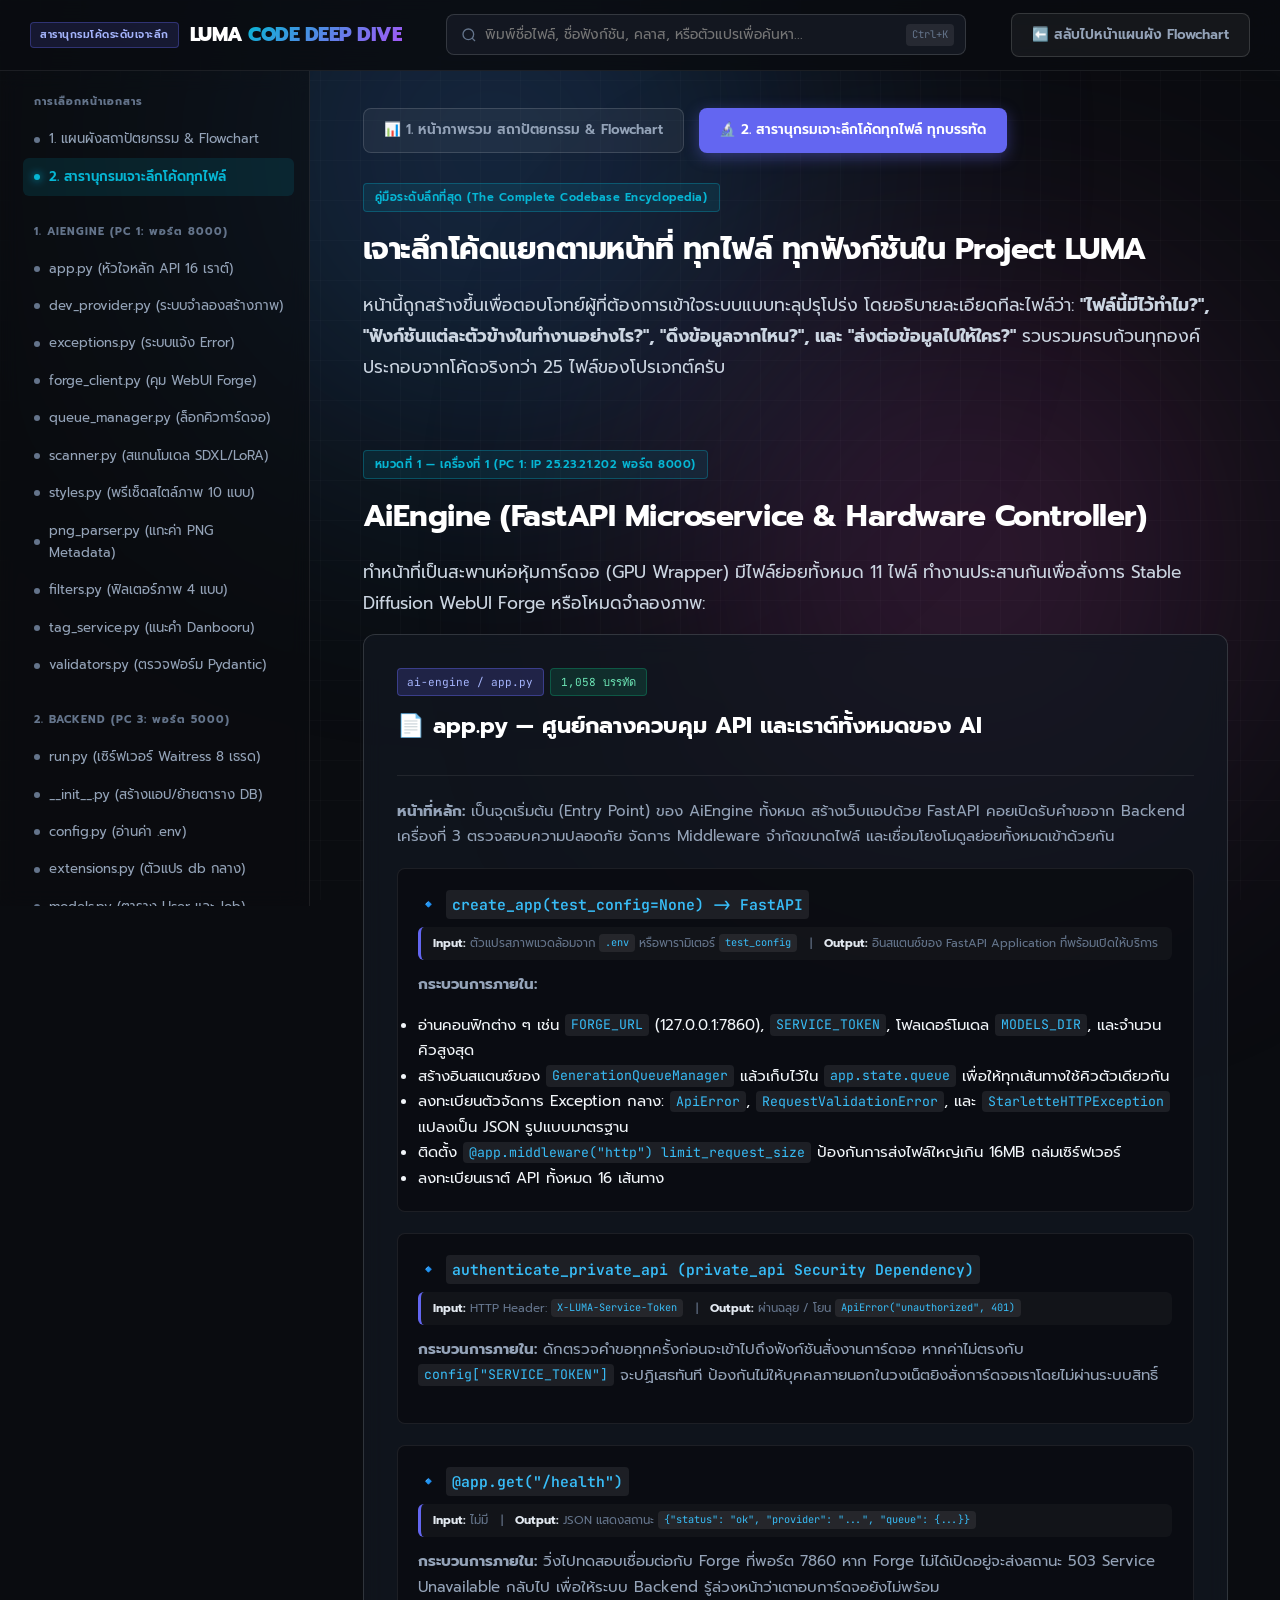
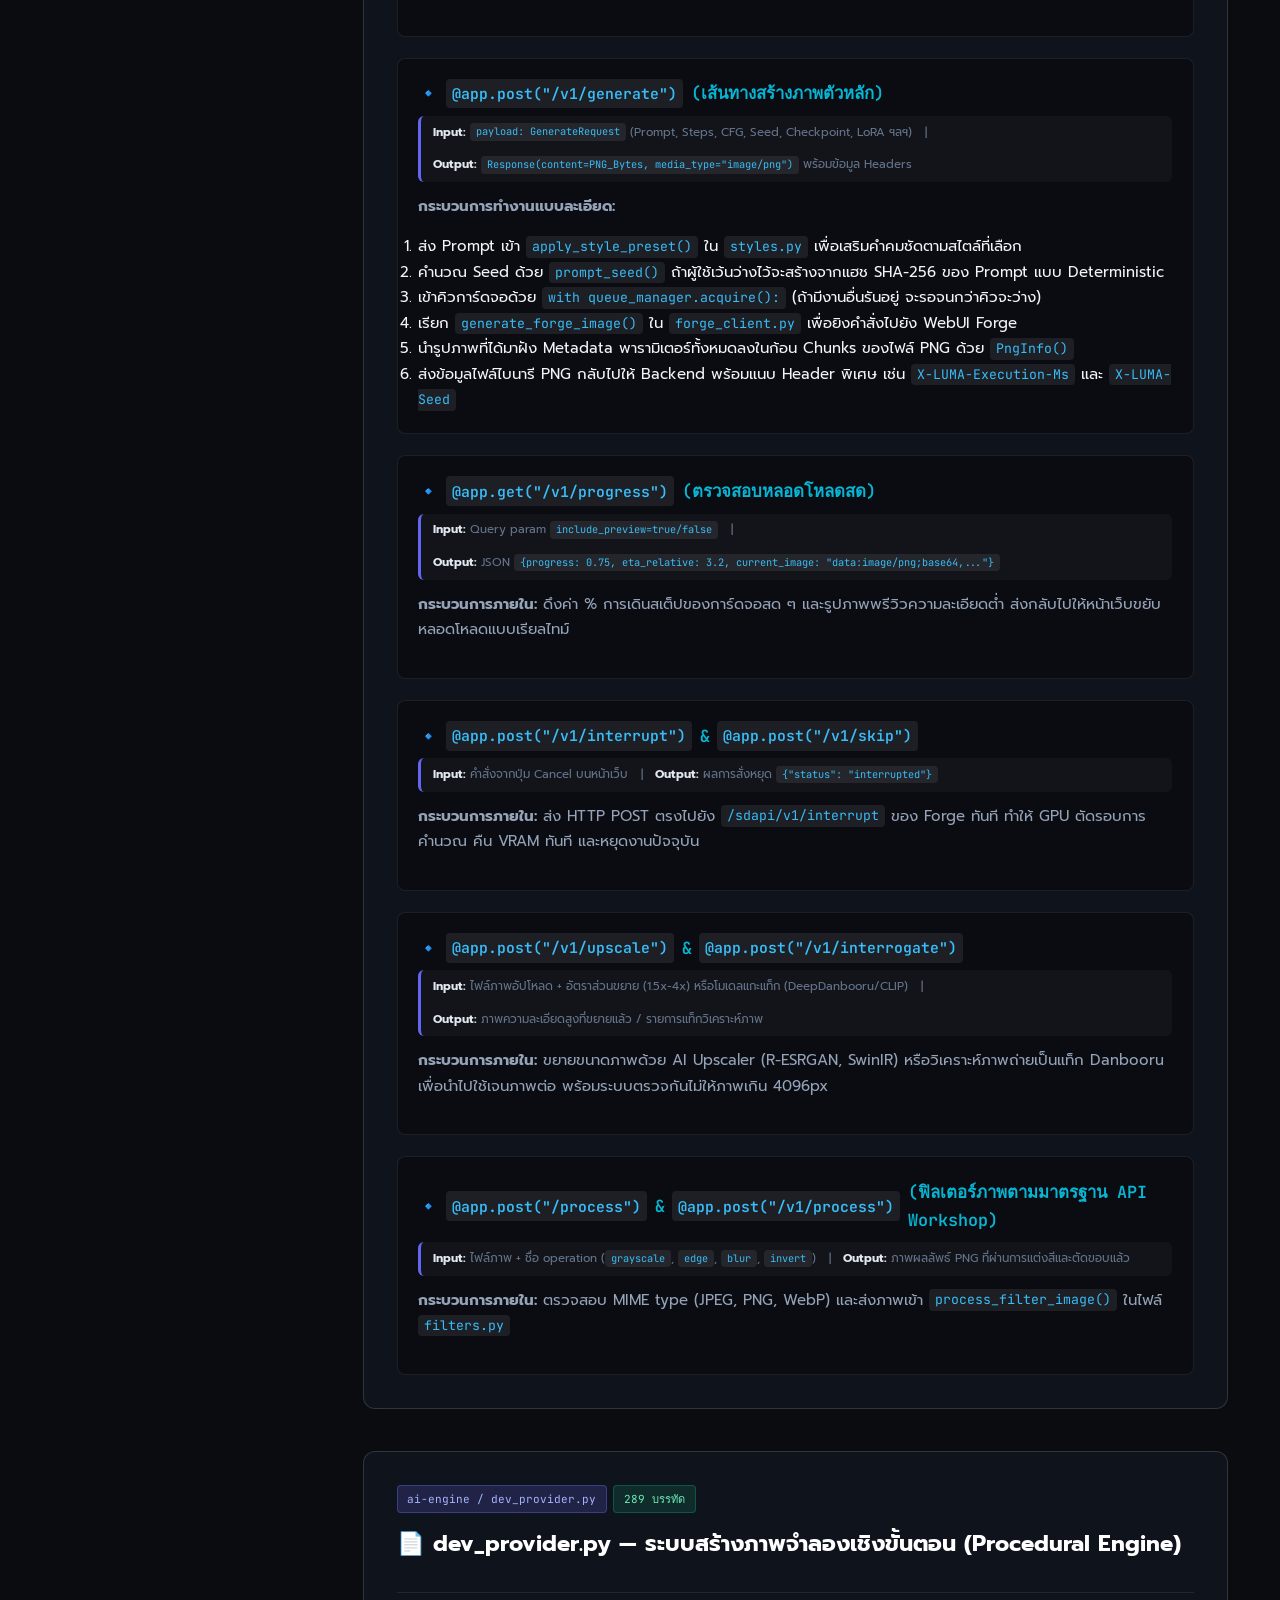
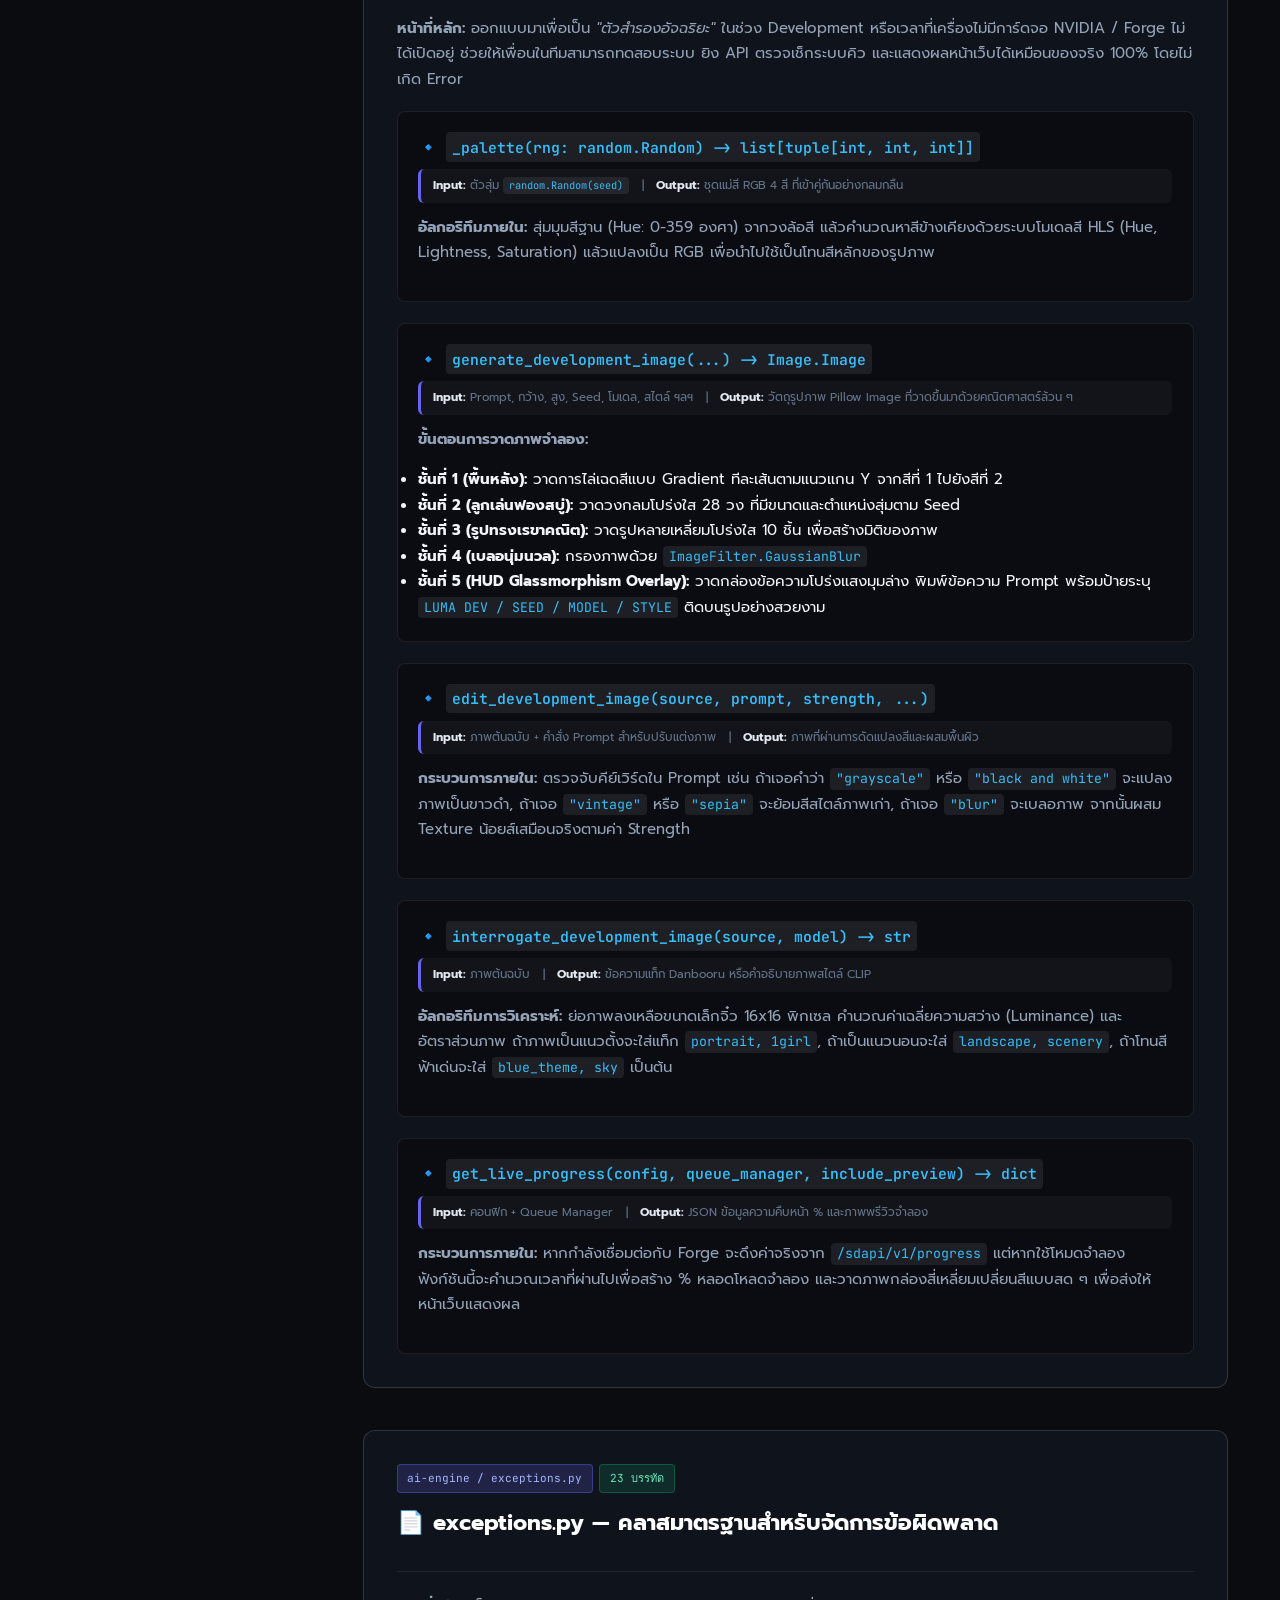
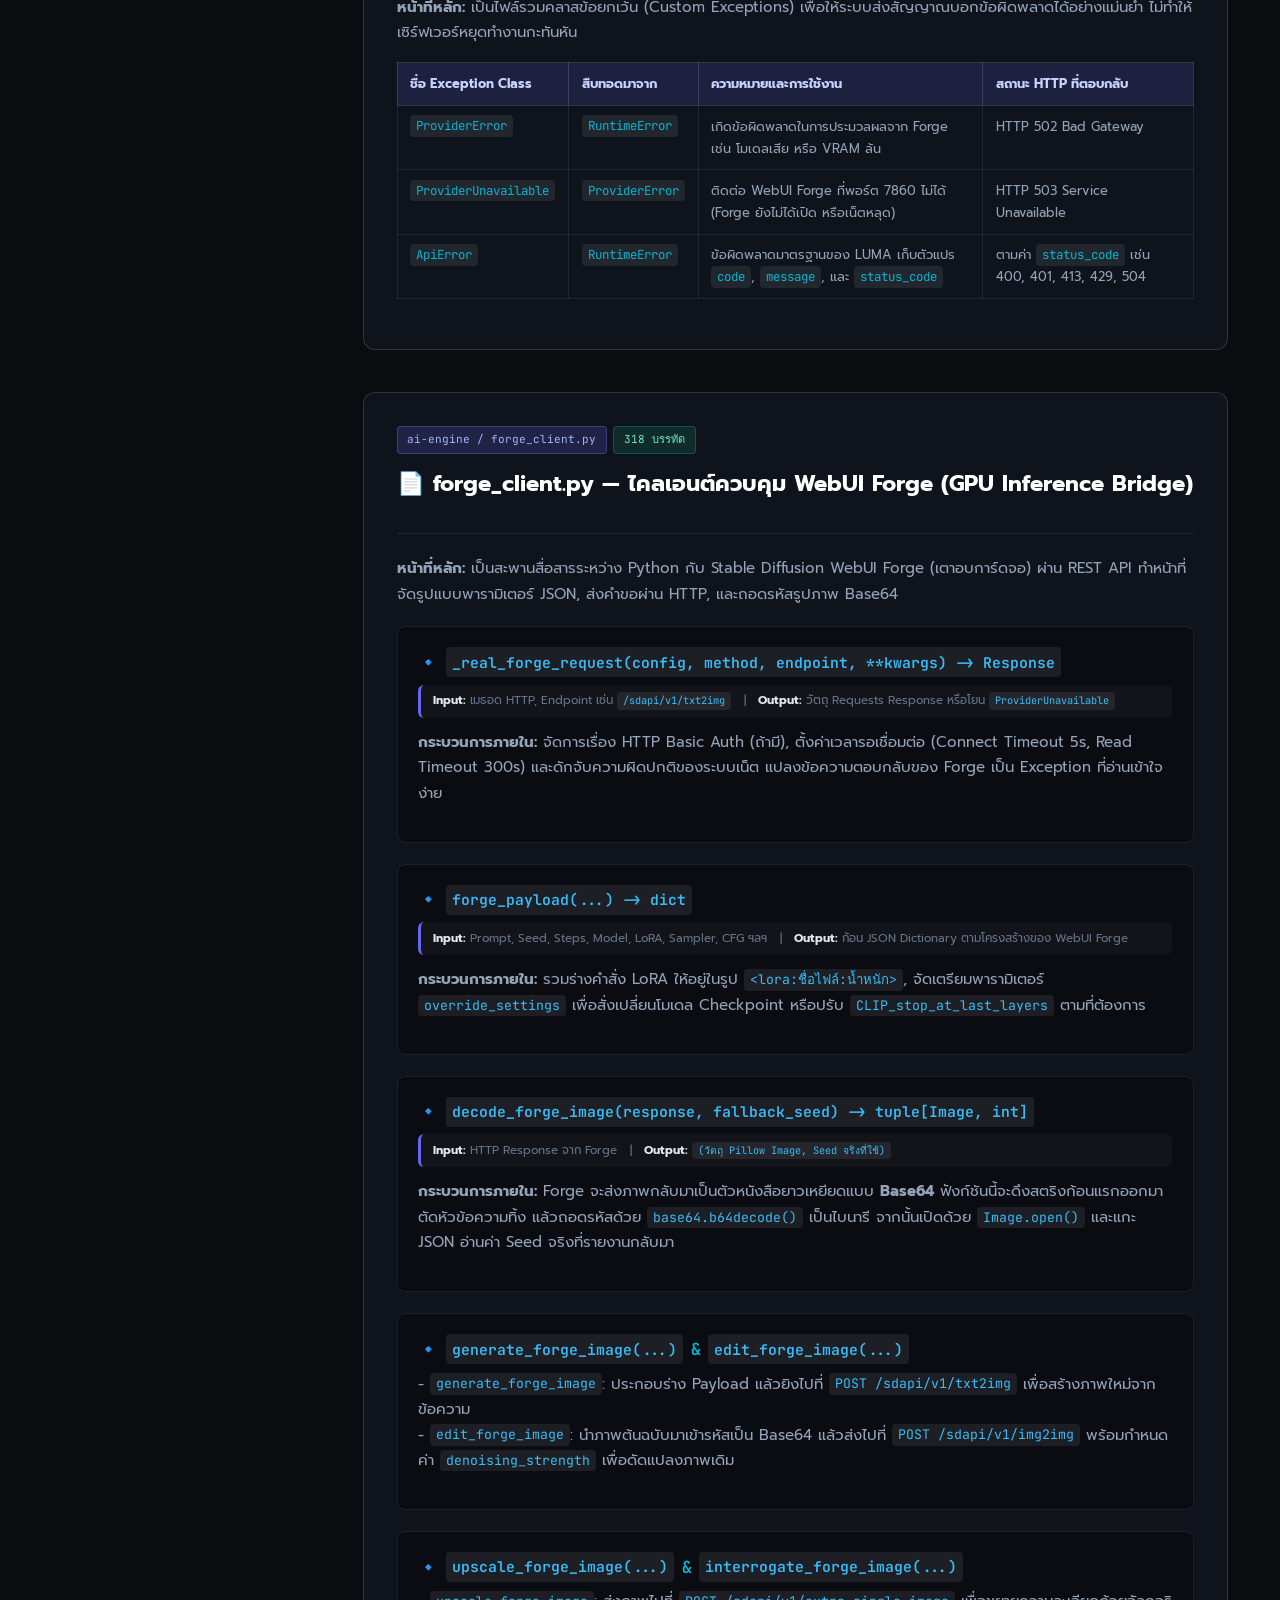
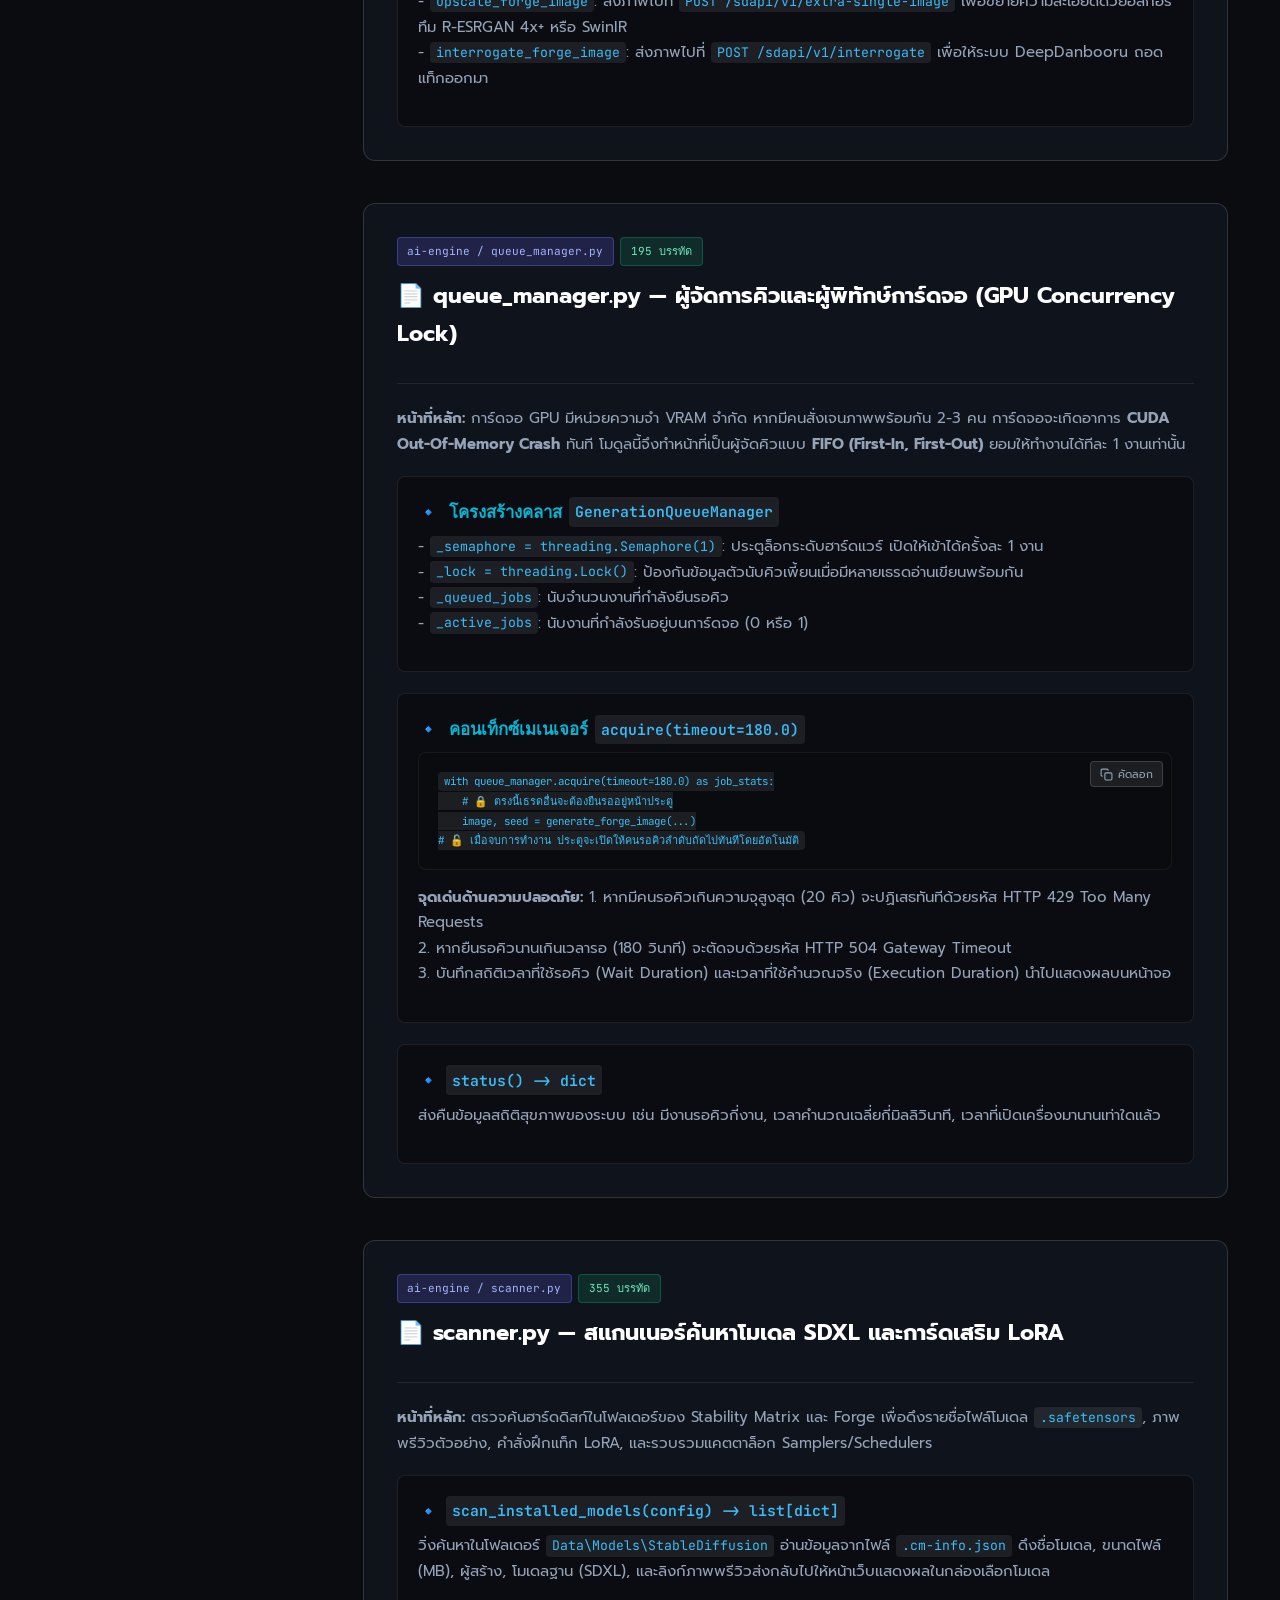
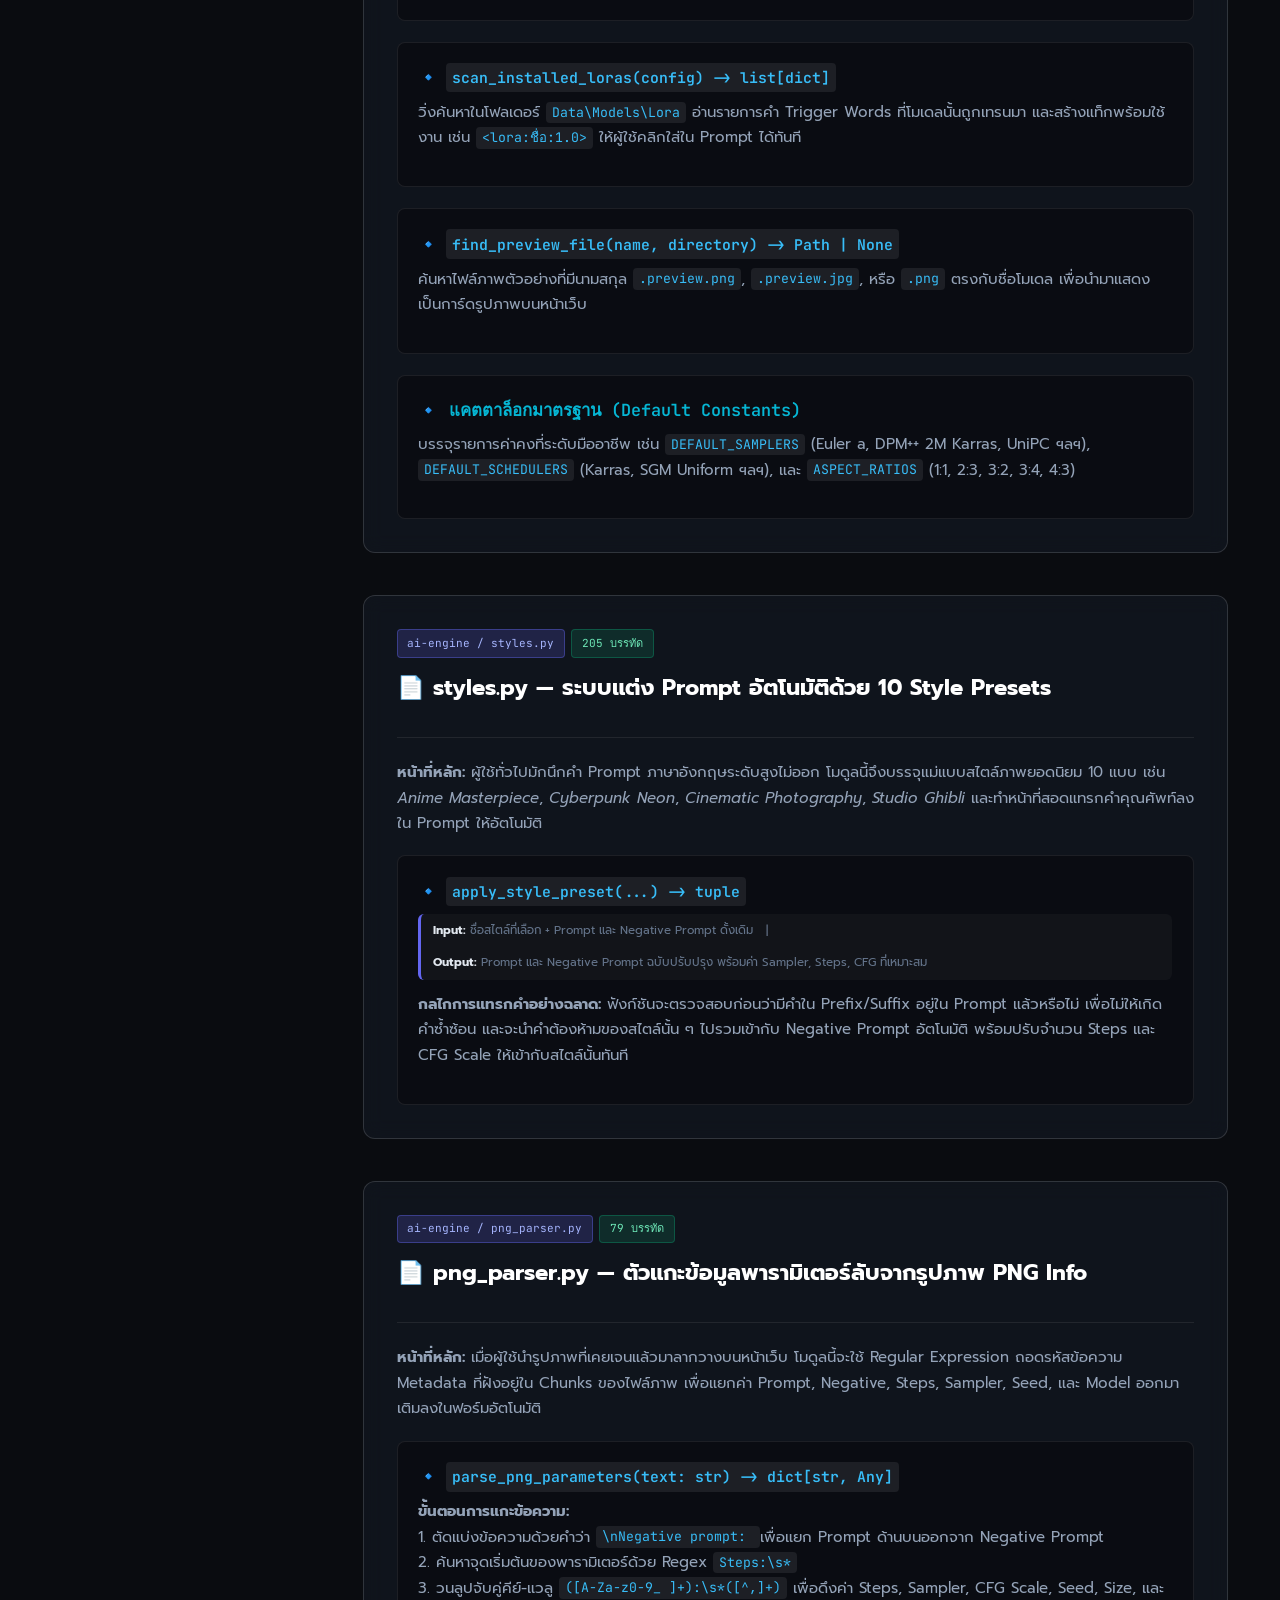
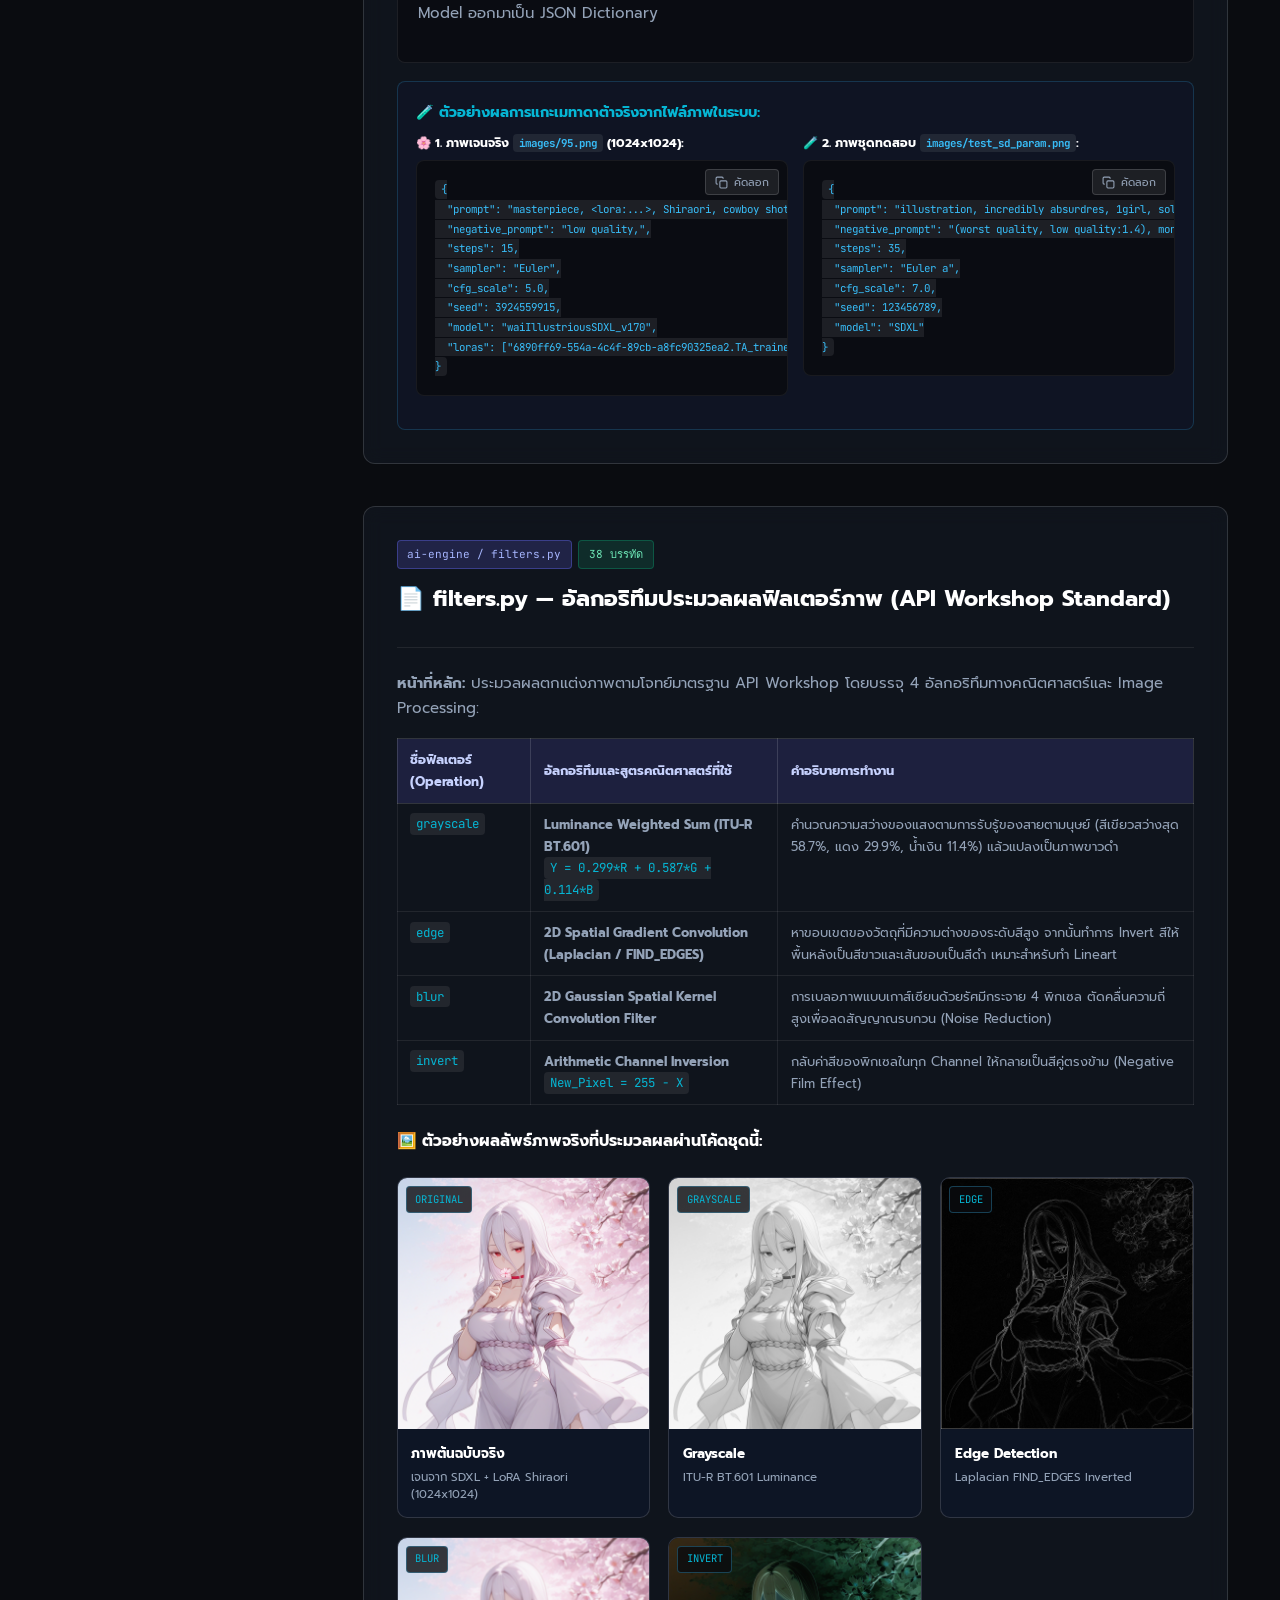
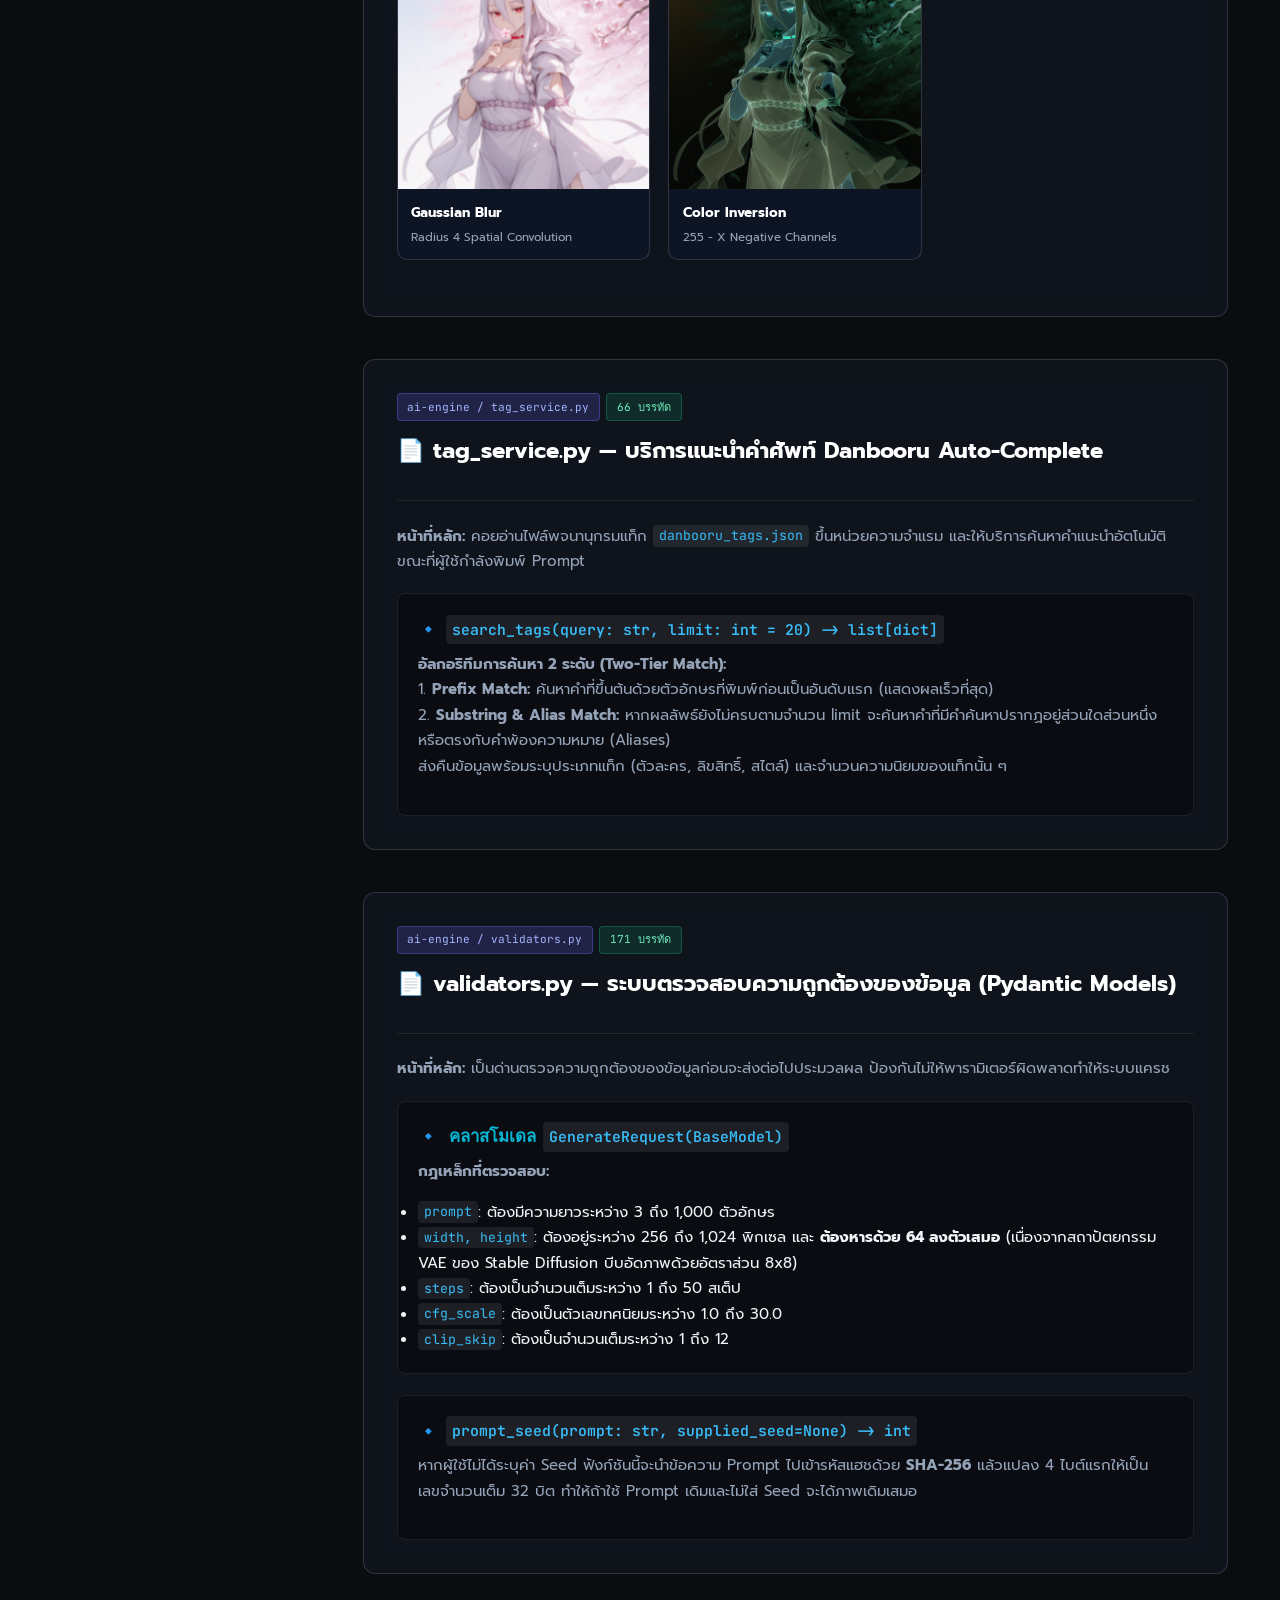
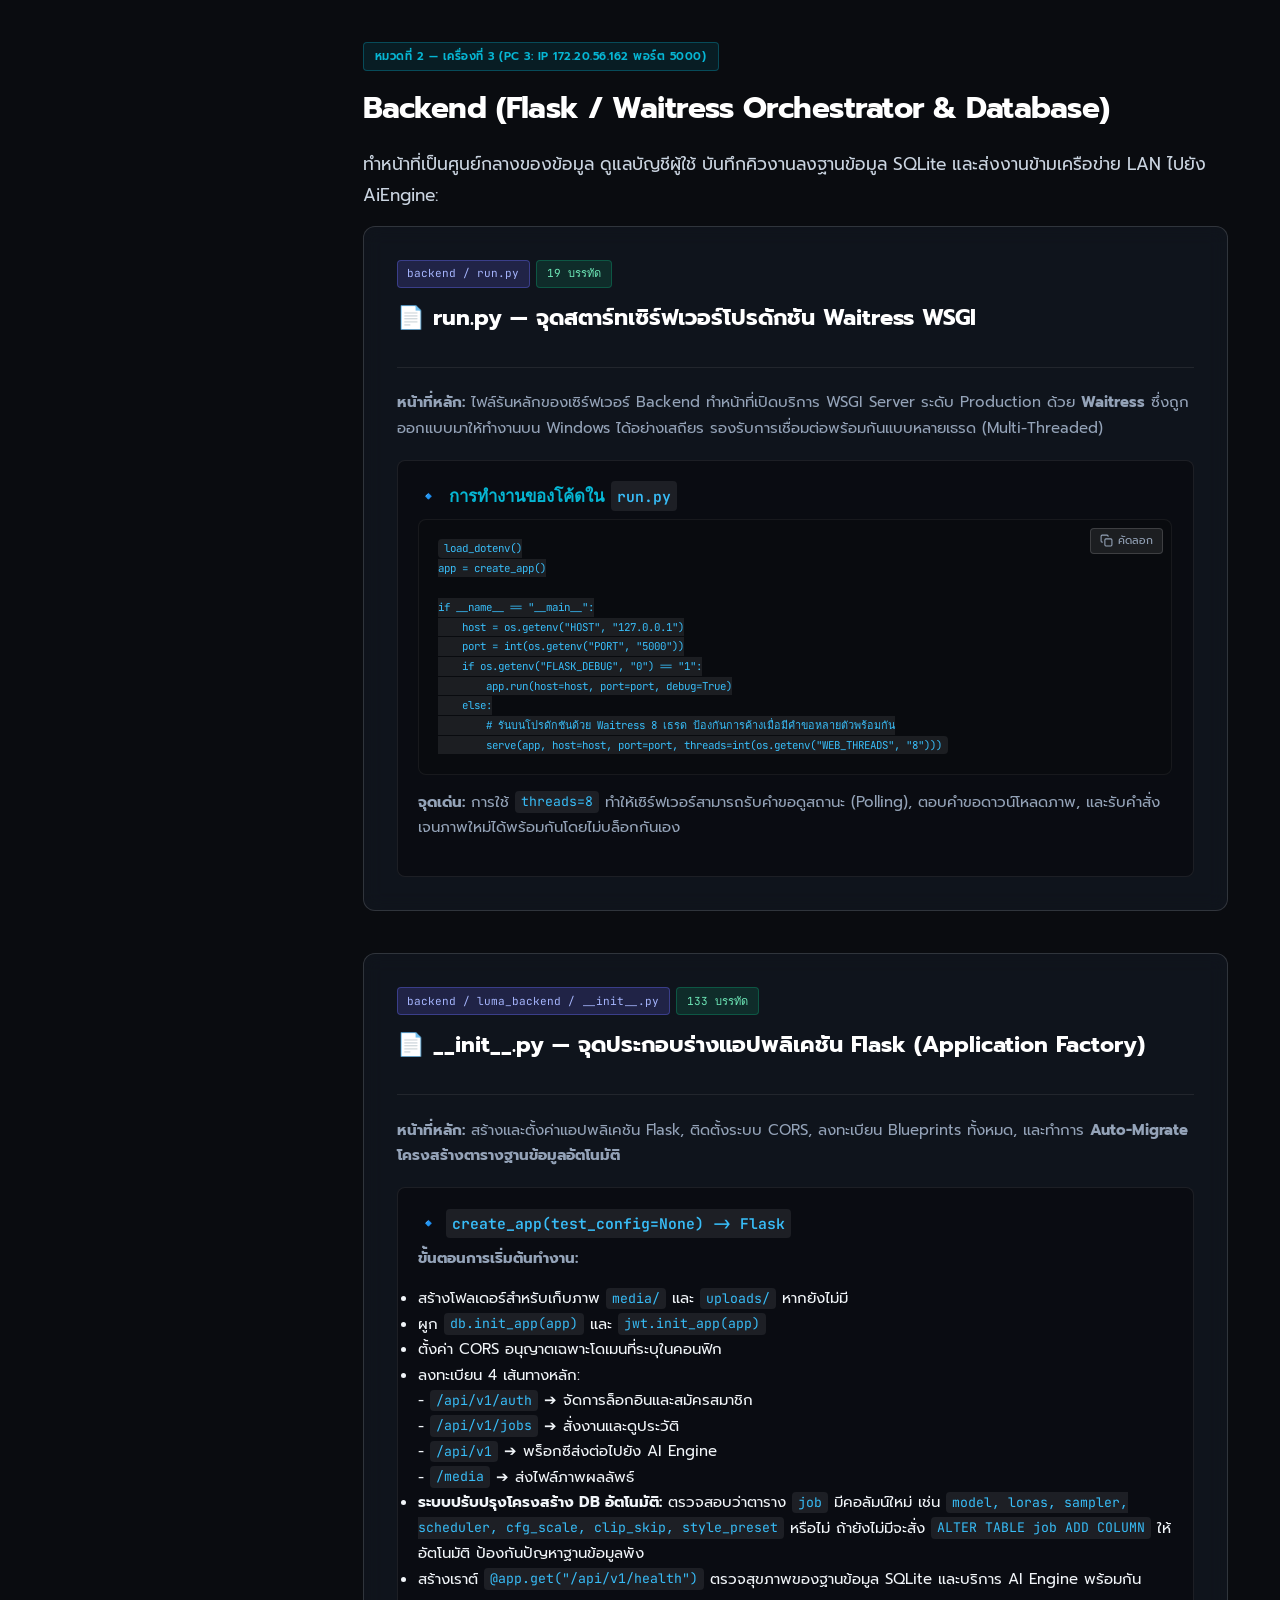
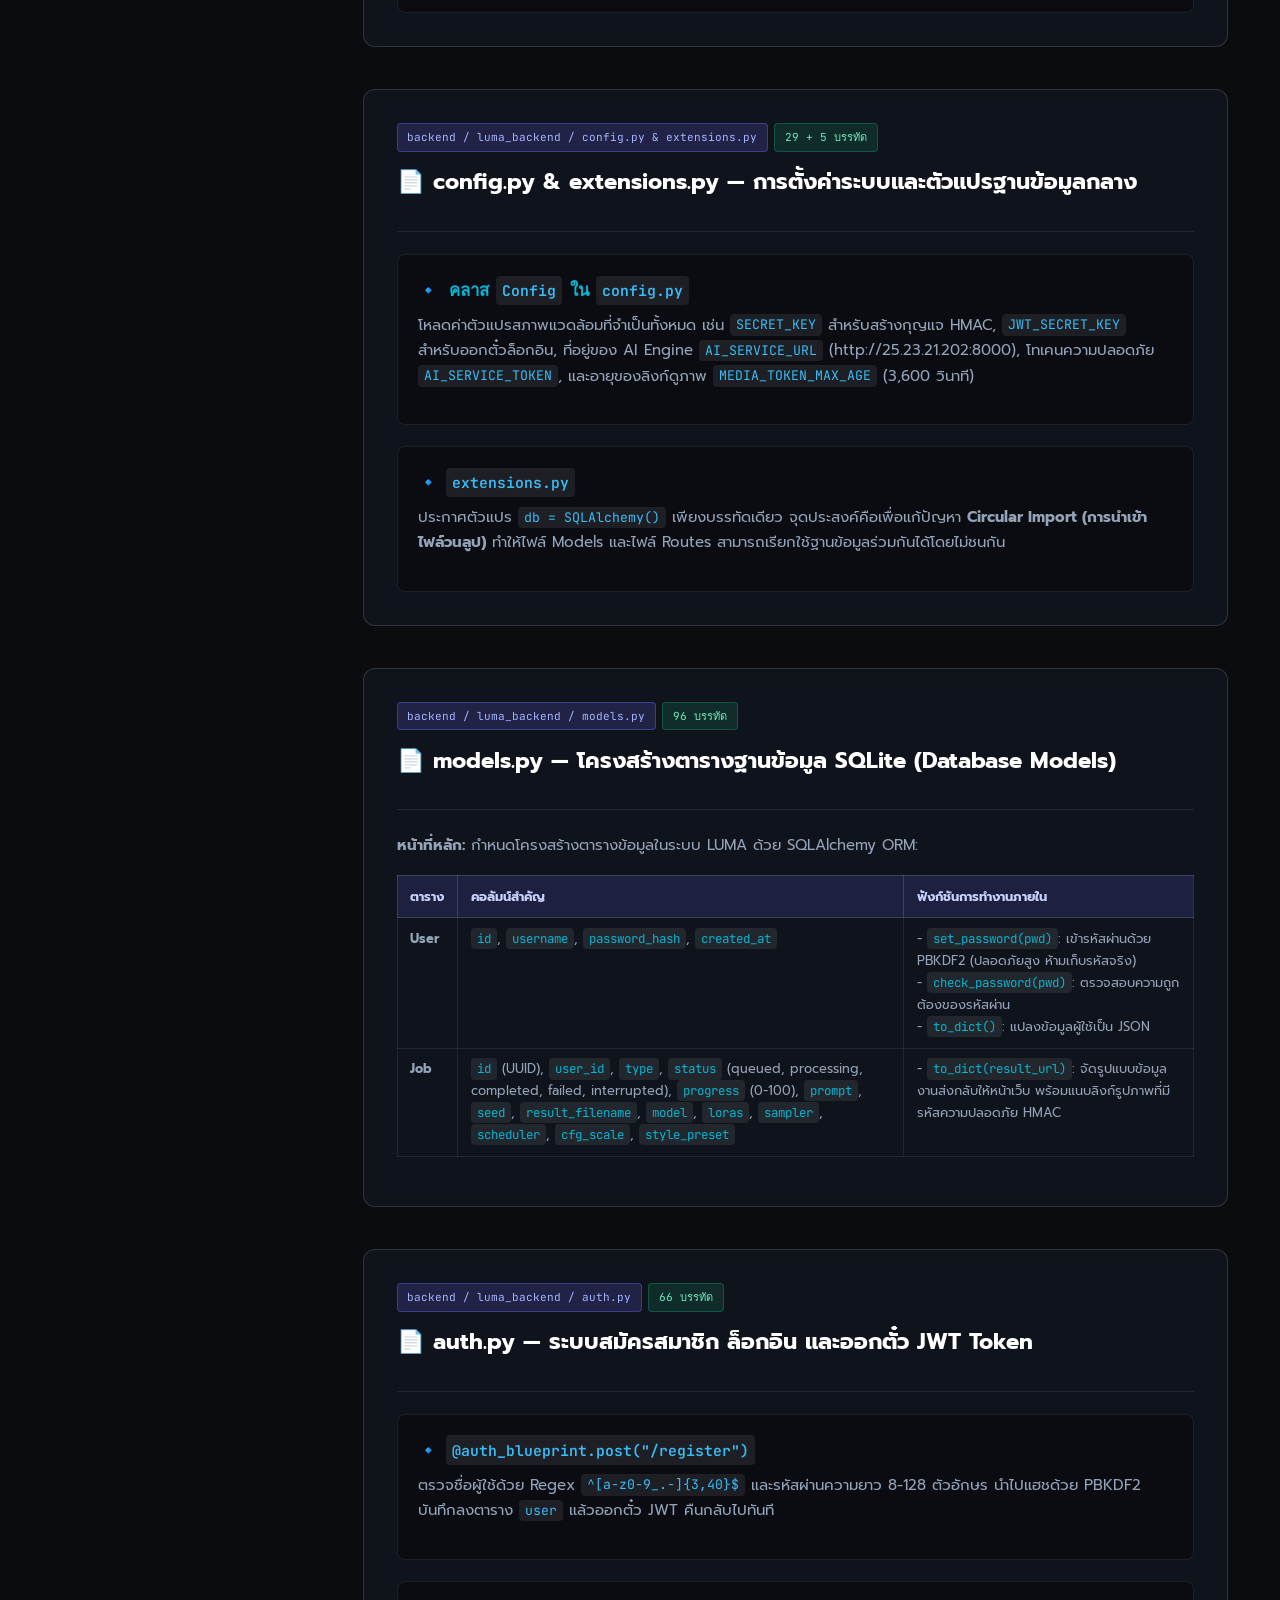
<file: project-overview-site/code-deep-dive.html>
<!DOCTYPE html>
<html lang="th">
<head>
  <meta charset="UTF-8">
  <meta name="viewport" content="width=device-width, initial-scale=1.0">
  <title>Project LUMA — เจาะลึกโค้ดทุกไฟล์ ทุกบรรทัด ทุกโมดูล (Code Deep Dive Encyclopedia)</title>
  <link rel="preconnect" href="https://fonts.googleapis.com">
  <link rel="preconnect" href="https://fonts.gstatic.com" crossorigin>
  <link href="https://fonts.googleapis.com/css2?family=Plus+Jakarta+Sans:wght@400;600;700;800&family=Prompt:wght@300;400;500;600;700&family=JetBrains+Mono:wght@400;500;600;700&display=swap" rel="stylesheet">
  <link rel="stylesheet" href="styles.css">
  <style>
    .deep-dive-card {
      background: var(--bg-card);
      border: 1px solid var(--border-medium);
      border-radius: 12px;
      padding: 2.2rem;
      margin-bottom: 2.8rem;
      backdrop-filter: blur(10px);
      transition: border-color 0.25s ease, box-shadow 0.25s ease;
    }
    .deep-dive-card:hover {
      border-color: rgba(99, 102, 241, 0.55);
      box-shadow: 0 10px 35px rgba(0, 0, 0, 0.45);
    }
    .deep-dive-header {
      display: flex;
      justify-content: space-between;
      align-items: flex-start;
      border-bottom: 1px solid var(--border-subtle);
      padding-bottom: 1.25rem;
      margin-bottom: 1.5rem;
      gap: 1rem;
      flex-wrap: wrap;
    }
    .deep-dive-file-title {
      font-size: 1.48rem;
      font-weight: 700;
      color: #fff;
      display: flex;
      align-items: center;
      gap: 0.65rem;
      margin-top: 0.35rem;
    }
    .file-badge-module {
      font-size: 0.74rem;
      font-family: var(--font-mono);
      padding: 0.25rem 0.65rem;
      border-radius: 4px;
      background: rgba(99, 102, 241, 0.2);
      color: #a5b4fc;
      border: 1px solid rgba(99, 102, 241, 0.4);
      display: inline-block;
      margin-bottom: 0.4rem;
    }
    .file-badge-lines {
      font-size: 0.74rem;
      font-family: var(--font-mono);
      padding: 0.25rem 0.65rem;
      border-radius: 4px;
      background: rgba(16, 185, 129, 0.15);
      color: #6ee7b7;
      border: 1px solid rgba(16, 185, 129, 0.3);
      display: inline-block;
      margin-bottom: 0.4rem;
    }
    .function-list-grid {
      display: flex;
      flex-direction: column;
      gap: 1.4rem;
      margin-top: 1.25rem;
    }
    .function-item {
      background: rgba(10, 12, 16, 0.72);
      border: 1px solid var(--border-subtle);
      border-radius: 8px;
      padding: 1.35rem;
      transition: border-color 0.2s ease;
    }
    .function-item:hover {
      border-color: rgba(56, 189, 248, 0.45);
    }
    .function-item-title {
      font-size: 1.12rem;
      font-weight: 600;
      color: var(--accent-cyan);
      margin-bottom: 0.5rem;
      display: flex;
      align-items: center;
      gap: 0.5rem;
      font-family: var(--font-mono);
    }
    .function-io-tag {
      font-size: 0.78rem;
      color: var(--text-dim);
      margin-bottom: 0.8rem;
      display: flex;
      flex-wrap: wrap;
      gap: 0.85rem;
      background: rgba(255, 255, 255, 0.03);
      padding: 0.45rem 0.8rem;
      border-radius: 6px;
      border-left: 3px solid var(--accent-indigo);
    }
    .function-io-tag strong {
      color: #e2e8f0;
    }
    .nav-switch-bar {
      display: flex;
      gap: 1rem;
      margin-bottom: 2rem;
      flex-wrap: wrap;
    }
    .nav-switch-btn {
      padding: 0.65rem 1.35rem;
      border-radius: 8px;
      font-size: 0.9rem;
      font-weight: 600;
      text-decoration: none;
      display: inline-flex;
      align-items: center;
      gap: 0.6rem;
      transition: all 0.2s ease;
    }
    .btn-active-tab {
      background: var(--accent-indigo);
      color: #fff;
      box-shadow: 0 4px 15px rgba(99, 102, 241, 0.4);
    }
    .btn-inactive-tab {
      background: rgba(255, 255, 255, 0.05);
      color: var(--text-muted);
      border: 1px solid var(--border-medium);
    }
    .btn-inactive-tab:hover {
      background: rgba(255, 255, 255, 0.12);
      color: #fff;
    }
    .code-explain-table {
      width: 100%;
      border-collapse: collapse;
      margin: 1.1rem 0;
      font-size: 0.86rem;
    }
    .code-explain-table th {
      background: rgba(99, 102, 241, 0.16);
      color: #c7d2fe;
      text-align: left;
      padding: 0.65rem 0.85rem;
      border: 1px solid var(--border-medium);
    }
    .code-explain-table td {
      padding: 0.65rem 0.85rem;
      border: 1px solid var(--border-subtle);
      color: var(--text-muted);
      vertical-align: top;
    }
    .code-explain-table td code {
      color: var(--accent-cyan);
      font-size: 0.83rem;
    }
  </style>
</head>
<body>
  <div class="ambient-glow glow-1"></div>
  <div class="ambient-glow glow-2"></div>
  <div class="cyber-grid"></div>

  <!-- Header -->
  <header class="site-header">
    <div class="header-inner">
      <div class="brand">
        <span class="brand-badge">สารานุกรมโค้ดระดับเจาะลึก</span>
        <h1 class="brand-title">LUMA <span>CODE DEEP DIVE</span></h1>
      </div>
      <div class="header-search">
        <svg class="search-icon" width="16" height="16" viewBox="0 0 24 24" fill="none" stroke="currentColor" stroke-width="2"><circle cx="11" cy="11" r="8"></circle><line x1="21" y1="21" x2="16.65" y2="16.65"></line></svg>
        <input type="text" id="quickSearch" placeholder="พิมพ์ชื่อไฟล์, ชื่อฟังก์ชัน, คลาส, หรือตัวแปรเพื่อค้นหา..." autocomplete="off">
        <span class="search-shortcut">Ctrl+K</span>
      </div>
      <div class="header-tags">
        <a href="index.html" class="nav-switch-btn btn-inactive-tab">⬅️ สลับไปหน้าแผนผัง Flowchart</a>
      </div>
    </div>
  </header>

  <div class="doc-layout">
    <!-- Sidebar -->
    <aside class="doc-sidebar">
      <nav class="nav-tree">
        <div class="nav-group">
          <span class="nav-group-title">การเลือกหน้าเอกสาร</span>
          <a href="index.html" class="nav-link"><span class="dot"></span>1. แผนผังสถาปัตยกรรม & Flowchart</a>
          <a href="#intro" class="nav-link active"><span class="dot"></span>2. สารานุกรมเจาะลึกโค้ดทุกไฟล์</a>
        </div>

        <div class="nav-group">
          <span class="nav-group-title">1. AiEngine (PC 1: พอร์ต 8000)</span>
          <a href="#ai-app" class="nav-link"><span class="dot"></span>app.py (หัวใจหลัก API 16 เราต์)</a>
          <a href="#ai-dev-provider" class="nav-link"><span class="dot"></span>dev_provider.py (ระบบจำลองสร้างภาพ)</a>
          <a href="#ai-exceptions" class="nav-link"><span class="dot"></span>exceptions.py (ระบบแจ้ง Error)</a>
          <a href="#ai-forge-client" class="nav-link"><span class="dot"></span>forge_client.py (คุม WebUI Forge)</a>
          <a href="#ai-queue-manager" class="nav-link"><span class="dot"></span>queue_manager.py (ล็อกคิวการ์ดจอ)</a>
          <a href="#ai-scanner" class="nav-link"><span class="dot"></span>scanner.py (สแกนโมเดล SDXL/LoRA)</a>
          <a href="#ai-styles" class="nav-link"><span class="dot"></span>styles.py (พรีเซ็ตสไตล์ภาพ 10 แบบ)</a>
          <a href="#ai-png-parser" class="nav-link"><span class="dot"></span>png_parser.py (แกะค่า PNG Metadata)</a>
          <a href="#ai-filters" class="nav-link"><span class="dot"></span>filters.py (ฟิลเตอร์ภาพ 4 แบบ)</a>
          <a href="#ai-tag-service" class="nav-link"><span class="dot"></span>tag_service.py (แนะคำ Danbooru)</a>
          <a href="#ai-validators" class="nav-link"><span class="dot"></span>validators.py (ตรวจฟอร์ม Pydantic)</a>
        </div>

        <div class="nav-group">
          <span class="nav-group-title">2. Backend (PC 3: พอร์ต 5000)</span>
          <a href="#be-run" class="nav-link"><span class="dot"></span>run.py (เซิร์ฟเวอร์ Waitress 8 เธรด)</a>
          <a href="#be-init" class="nav-link"><span class="dot"></span>__init__.py (สร้างแอป/ย้ายตาราง DB)</a>
          <a href="#be-config" class="nav-link"><span class="dot"></span>config.py (อ่านค่า .env)</a>
          <a href="#be-extensions" class="nav-link"><span class="dot"></span>extensions.py (ตัวแปร db กลาง)</a>
          <a href="#be-models" class="nav-link"><span class="dot"></span>models.py (ตาราง User และ Job)</a>
          <a href="#be-auth" class="nav-link"><span class="dot"></span>auth.py (สมัคร/ล็อกอิน JWT)</a>
          <a href="#be-jobs" class="nav-link"><span class="dot"></span>jobs.py (คิวงาน/ลิงก์ HMAC)</a>
          <a href="#be-worker" class="nav-link"><span class="dot"></span>worker.py (ส่งงานข้ามเครื่องเน็ต)</a>
          <a href="#be-ai-proxy" class="nav-link"><span class="dot"></span>ai_proxy.py (พร็อกซีส่งต่อ 16 เส้นทาง)</a>
        </div>

        <div class="nav-group">
          <span class="nav-group-title">3. Frontend (PC 2: พอร์ต 8080)</span>
          <a href="#fe-app" class="nav-link"><span class="dot"></span>assets/app.js (สมองกลฝั่งเบราว์เซอร์)</a>
          <a href="#fe-danbooru" class="nav-link"><span class="dot"></span>danbooru_tags.json (พจนานุกรมคำแท็ก)</a>
          <a href="#fe-index" class="nav-link"><span class="dot"></span>index.html (โครงสร้างหน้าเว็บ UI)</a>
          <a href="#fe-styles" class="nav-link"><span class="dot"></span>assets/styles.css (ระบบธีม Glassmorphism)</a>
        </div>

        <div class="nav-group">
          <span class="nav-group-title">4. Nginx (PC 2: พอร์ต 80/8080)</span>
          <a href="#nx-luma" class="nav-link"><span class="dot"></span>luma.conf (กฎกระจายเส้นทาง ^~)</a>
          <a href="#nx-nginx" class="nav-link"><span class="dot"></span>nginx.conf (คอนฟิกหลักระบบ Windows)</a>
          <a href="#nx-docker" class="nav-link"><span class="dot"></span>docker.conf (คอนฟิกสำหรับ Docker)</a>
        </div>

        <div class="nav-group">
          <span class="nav-group-title">5. สคริปต์ควบคุมระบบ (.bat)</span>
          <a href="#sc-aiengine" class="nav-link"><span class="dot"></span>run_aiengine.bat (เปิด AI Engine)</a>
          <a href="#sc-nginx" class="nav-link"><span class="dot"></span>run_nginx.bat (เปิด Nginx พร้อมตรวจ PID)</a>
          <a href="#sc-stop" class="nav-link"><span class="dot"></span>stop_nginx.bat (ปิด Nginx สะอาดหมดจด)</a>
          <a href="#sc-check" class="nav-link"><span class="dot"></span>check_nginx_log.bat (ดู Log สด)</a>
          <a href="#sc-overview" class="nav-link"><span class="dot"></span>open_system_overview.bat (เมนูคู่มือ)</a>
        </div>

        <div class="nav-group">
          <span class="nav-group-title">6. การทดสอบรันเครื่องเดียว (Local Run)</span>
          <a href="#live-local-run" class="nav-link"><span class="dot"></span>หลักฐานการรัน Local &amp; แกลเลอรีสด</a>
        </div>
      </nav>
    </aside>

    <!-- Main Content -->
    <main class="doc-content">
      <section id="intro" class="doc-section">
        <div class="nav-switch-bar">
          <a href="index.html" class="nav-switch-btn btn-inactive-tab">📊 1. หน้าภาพรวม สถาปัตยกรรม & Flowchart</a>
          <a href="code-deep-dive.html" class="nav-switch-btn btn-active-tab">🔬 2. สารานุกรมเจาะลึกโค้ดทุกไฟล์ ทุกบรรทัด</a>
        </div>

        <div class="section-badge">คู่มือระดับลึกที่สุด (The Complete Codebase Encyclopedia)</div>
        <h2>เจาะลึกโค้ดแยกตามหน้าที่ ทุกไฟล์ ทุกฟังก์ชันใน Project LUMA</h2>
        <p class="lead-text">
          หน้านี้ถูกสร้างขึ้นเพื่อตอบโจทย์ผู้ที่ต้องการเข้าใจระบบแบบทะลุปรุโปร่ง โดยอธิบายละเอียดทีละไฟล์ว่า: 
          <strong>"ไฟล์นี้มีไว้ทำไม?", "ฟังก์ชันแต่ละตัวข้างในทำงานอย่างไร?", "ดึงข้อมูลจากไหน?", และ "ส่งต่อข้อมูลไปให้ใคร?"</strong>
          รวบรวมครบถ้วนทุกองค์ประกอบจากโค้ดจริงกว่า 25 ไฟล์ของโปรเจกต์ครับ
        </p>
      </section>

      <!-- ====================================================================
           PART 1: AI ENGINE
           ==================================================================== -->
      <section class="doc-section">
        <div class="section-badge">หมวดที่ 1 — เครื่องที่ 1 (PC 1: IP 25.23.21.202 พอร์ต 8000)</div>
        <h2>AiEngine (FastAPI Microservice & Hardware Controller)</h2>
        <p class="lead-text">
          ทำหน้าที่เป็นสะพานห่อหุ้มการ์ดจอ (GPU Wrapper) มีไฟล์ย่อยทั้งหมด 11 ไฟล์ ทำงานประสานกันเพื่อสั่งการ Stable Diffusion WebUI Forge หรือโหมดจำลองภาพ:
        </p>

        <!-- 1.1 app.py -->
        <div class="deep-dive-card" id="ai-app">
          <div class="deep-dive-header">
            <div>
              <span class="file-badge-module">ai-engine / app.py</span>
              <span class="file-badge-lines">1,058 บรรทัด</span>
              <h3 class="deep-dive-file-title">📄 app.py — ศูนย์กลางควบคุม API และเราต์ทั้งหมดของ AI</h3>
            </div>
          </div>
          <p>
            <strong>หน้าที่หลัก:</strong> เป็นจุดเริ่มต้น (Entry Point) ของ AiEngine ทั้งหมด สร้างเว็บแอปด้วย FastAPI คอยเปิดรับคำขอจาก Backend เครื่องที่ 3 ตรวจสอบความปลอดภัย จัดการ Middleware จำกัดขนาดไฟล์ และเชื่อมโยงโมดูลย่อยทั้งหมดเข้าด้วยกัน
          </p>

          <div class="function-list-grid">
            <div class="function-item">
              <div class="function-item-title">🔹 <code>create_app(test_config=None) -> FastAPI</code></div>
              <div class="function-io-tag">
                <span><strong>Input:</strong> ตัวแปรสภาพแวดล้อมจาก <code>.env</code> หรือพารามิเตอร์ <code>test_config</code></span> | 
                <span><strong>Output:</strong> อินสแตนซ์ของ FastAPI Application ที่พร้อมเปิดให้บริการ</span>
              </div>
              <p><strong>กระบวนการภายใน:</strong></p>
              <ul>
                <li>อ่านคอนฟิกต่าง ๆ เช่น <code>FORGE_URL</code> (127.0.0.1:7860), <code>SERVICE_TOKEN</code>, โฟลเดอร์โมเดล <code>MODELS_DIR</code>, และจำนวนคิวสูงสุด</li>
                <li>สร้างอินสแตนซ์ของ <code>GenerationQueueManager</code> แล้วเก็บไว้ใน <code>app.state.queue</code> เพื่อให้ทุกเส้นทางใช้คิวตัวเดียวกัน</li>
                <li>ลงทะเบียนตัวจัดการ Exception กลาง: <code>ApiError</code>, <code>RequestValidationError</code>, และ <code>StarletteHTTPException</code> แปลงเป็น JSON รูปแบบมาตรฐาน</li>
                <li>ติดตั้ง <code>@app.middleware("http") limit_request_size</code> ป้องกันการส่งไฟล์ใหญ่เกิน 16MB ถล่มเซิร์ฟเวอร์</li>
                <li>ลงทะเบียนเราต์ API ทั้งหมด 16 เส้นทาง</li>
              </ul>
            </div>

            <div class="function-item">
              <div class="function-item-title">🔹 <code>authenticate_private_api (private_api Security Dependency)</code></div>
              <div class="function-io-tag">
                <span><strong>Input:</strong> HTTP Header: <code>X-LUMA-Service-Token</code></span> | 
                <span><strong>Output:</strong> ผ่านฉลุย / โยน <code>ApiError("unauthorized", 401)</code></span>
              </div>
              <p>
                <strong>กระบวนการภายใน:</strong> ดักตรวจคำขอทุกครั้งก่อนจะเข้าไปถึงฟังก์ชันสั่งงานการ์ดจอ หากค่าไม่ตรงกับ <code>config["SERVICE_TOKEN"]</code> จะปฏิเสธทันที ป้องกันไม่ให้บุคคลภายนอกในวงเน็ตยิงสั่งการ์ดจอเราโดยไม่ผ่านระบบสิทธิ์
              </p>
            </div>

            <div class="function-item">
              <div class="function-item-title">🔹 <code>@app.get("/health")</code></div>
              <div class="function-io-tag">
                <span><strong>Input:</strong> ไม่มี</span> | 
                <span><strong>Output:</strong> JSON แสดงสถานะ <code>{"status": "ok", "provider": "...", "queue": {...}}</code></span>
              </div>
              <p><strong>กระบวนการภายใน:</strong> วิ่งไปทดสอบเชื่อมต่อกับ Forge ที่พอร์ต 7860 หาก Forge ไม่ได้เปิดอยู่จะส่งสถานะ 503 Service Unavailable กลับไป เพื่อให้ระบบ Backend รู้ล่วงหน้าว่าเตาอบการ์ดจอยังไม่พร้อม</p>
            </div>

            <div class="function-item">
              <div class="function-item-title">🔹 <code>@app.post("/v1/generate")</code> (เส้นทางสร้างภาพตัวหลัก)</div>
              <div class="function-io-tag">
                <span><strong>Input:</strong> <code>payload: GenerateRequest</code> (Prompt, Steps, CFG, Seed, Checkpoint, LoRA ฯลฯ)</span> | 
                <span><strong>Output:</strong> <code>Response(content=PNG_Bytes, media_type="image/png")</code> พร้อมข้อมูล Headers</span>
              </div>
              <p><strong>กระบวนการทำงานแบบละเอียด:</strong></p>
              <ol>
                <li>ส่ง Prompt เข้า <code>apply_style_preset()</code> ใน <code>styles.py</code> เพื่อเสริมคำคมชัดตามสไตล์ที่เลือก</li>
                <li>คำนวณ Seed ด้วย <code>prompt_seed()</code> ถ้าผู้ใช้เว้นว่างไว้จะสร้างจากแฮช SHA-256 ของ Prompt แบบ Deterministic</li>
                <li>เข้าคิวการ์ดจอด้วย <code>with queue_manager.acquire():</code> (ถ้ามีงานอื่นรันอยู่ จะรอจนกว่าคิวจะว่าง)</li>
                <li>เรียก <code>generate_forge_image()</code> ใน <code>forge_client.py</code> เพื่อยิงคำสั่งไปยัง WebUI Forge</li>
                <li>นำรูปภาพที่ได้มาฝัง Metadata พารามิเตอร์ทั้งหมดลงในก้อน Chunks ของไฟล์ PNG ด้วย <code>PngInfo()</code></li>
                <li>ส่งข้อมูลไฟล์ไบนารี PNG กลับไปให้ Backend พร้อมแนบ Header พิเศษ เช่น <code>X-LUMA-Execution-Ms</code> และ <code>X-LUMA-Seed</code></li>
              </ol>
            </div>

            <div class="function-item">
              <div class="function-item-title">🔹 <code>@app.get("/v1/progress")</code> (ตรวจสอบหลอดโหลดสด)</div>
              <div class="function-io-tag">
                <span><strong>Input:</strong> Query param <code>include_preview=true/false</code></span> | 
                <span><strong>Output:</strong> JSON <code>{progress: 0.75, eta_relative: 3.2, current_image: "data:image/png;base64,..."}</code></span>
              </div>
              <p><strong>กระบวนการภายใน:</strong> ดึงค่า % การเดินสเต็ปของการ์ดจอสด ๆ และรูปภาพพรีวิวความละเอียดต่ำ ส่งกลับไปให้หน้าเว็บขยับหลอดโหลดแบบเรียลไทม์</p>
            </div>

            <div class="function-item">
              <div class="function-item-title">🔹 <code>@app.post("/v1/interrupt")</code> & <code>@app.post("/v1/skip")</code></div>
              <div class="function-io-tag">
                <span><strong>Input:</strong> คำสั่งจากปุ่ม Cancel บนหน้าเว็บ</span> | 
                <span><strong>Output:</strong> ผลการสั่งหยุด <code>{"status": "interrupted"}</code></span>
              </div>
              <p><strong>กระบวนการภายใน:</strong> ส่ง HTTP POST ตรงไปยัง <code>/sdapi/v1/interrupt</code> ของ Forge ทันที ทำให้ GPU ตัดรอบการคำนวณ คืน VRAM ทันที และหยุดงานปัจจุบัน</p>
            </div>

            <div class="function-item">
              <div class="function-item-title">🔹 <code>@app.post("/v1/upscale")</code> & <code>@app.post("/v1/interrogate")</code></div>
              <div class="function-io-tag">
                <span><strong>Input:</strong> ไฟล์ภาพอัปโหลด + อัตราส่วนขยาย (1.5x-4x) หรือโมเดลแกะแท็ก (DeepDanbooru/CLIP)</span> | 
                <span><strong>Output:</strong> ภาพความละเอียดสูงที่ขยายแล้ว / รายการแท็กวิเคราะห์ภาพ</span>
              </div>
              <p><strong>กระบวนการภายใน:</strong> ขยายขนาดภาพด้วย AI Upscaler (R-ESRGAN, SwinIR) หรือวิเคราะห์ภาพถ่ายเป็นแท็ก Danbooru เพื่อนำไปใช้เจนภาพต่อ พร้อมระบบตรวจกันไม่ให้ภาพเกิน 4096px</p>
            </div>

            <div class="function-item">
              <div class="function-item-title">🔹 <code>@app.post("/process")</code> & <code>@app.post("/v1/process")</code> (ฟิลเตอร์ภาพตามมาตรฐาน API Workshop)</div>
              <div class="function-io-tag">
                <span><strong>Input:</strong> ไฟล์ภาพ + ชื่อ operation (<code>grayscale</code>, <code>edge</code>, <code>blur</code>, <code>invert</code>)</span> | 
                <span><strong>Output:</strong> ภาพผลลัพธ์ PNG ที่ผ่านการแต่งสีและตัดขอบแล้ว</span>
              </div>
              <p><strong>กระบวนการภายใน:</strong> ตรวจสอบ MIME type (JPEG, PNG, WebP) และส่งภาพเข้า <code>process_filter_image()</code> ในไฟล์ <code>filters.py</code></p>
            </div>
          </div>
        </div>

        <!-- 1.2 dev_provider.py -->
        <div class="deep-dive-card" id="ai-dev-provider">
          <div class="deep-dive-header">
            <div>
              <span class="file-badge-module">ai-engine / dev_provider.py</span>
              <span class="file-badge-lines">289 บรรทัด</span>
              <h3 class="deep-dive-file-title">📄 dev_provider.py — ระบบสร้างภาพจำลองเชิงขั้นตอน (Procedural Engine)</h3>
            </div>
          </div>
          <p>
            <strong>หน้าที่หลัก:</strong> ออกแบบมาเพื่อเป็น <em>"ตัวสำรองอัจฉริยะ"</em> ในช่วง Development หรือเวลาที่เครื่องไม่มีการ์ดจอ NVIDIA / Forge ไม่ได้เปิดอยู่ ช่วยให้เพื่อนในทีมสามารถทดสอบระบบ ยิง API ตรวจเช็กระบบคิว และแสดงผลหน้าเว็บได้เหมือนของจริง 100% โดยไม่เกิด Error
          </p>

          <div class="function-list-grid">
            <div class="function-item">
              <div class="function-item-title">🔹 <code>_palette(rng: random.Random) -> list[tuple[int, int, int]]</code></div>
              <div class="function-io-tag">
                <span><strong>Input:</strong> ตัวสุ่ม <code>random.Random(seed)</code></span> | 
                <span><strong>Output:</strong> ชุดแม่สี RGB 4 สี ที่เข้าคู่กันอย่างกลมกลืน</span>
              </div>
              <p>
                <strong>อัลกอริทึมภายใน:</strong> สุ่มมุมสีฐาน (Hue: 0-359 องศา) จากวงล้อสี แล้วคำนวณหาสีข้างเคียงด้วยระบบโมเดลสี HLS (Hue, Lightness, Saturation) แล้วแปลงเป็น RGB เพื่อนำไปใช้เป็นโทนสีหลักของรูปภาพ
              </p>
            </div>

            <div class="function-item">
              <div class="function-item-title">🔹 <code>generate_development_image(...) -> Image.Image</code></div>
              <div class="function-io-tag">
                <span><strong>Input:</strong> Prompt, กว้าง, สูง, Seed, โมเดล, สไตล์ ฯลฯ</span> | 
                <span><strong>Output:</strong> วัตถุรูปภาพ Pillow Image ที่วาดขึ้นมาด้วยคณิตศาสตร์ล้วน ๆ</span>
              </div>
              <p><strong>ขั้นตอนการวาดภาพจำลอง:</strong></p>
              <ul>
                <li><strong>ชั้นที่ 1 (พื้นหลัง):</strong> วาดการไล่เฉดสีแบบ Gradient ทีละเส้นตามแนวแกน Y จากสีที่ 1 ไปยังสีที่ 2</li>
                <li><strong>ชั้นที่ 2 (ลูกเล่นฟองสบู่):</strong> วาดวงกลมโปร่งใส 28 วง ที่มีขนาดและตำแหน่งสุ่มตาม Seed</li>
                <li><strong>ชั้นที่ 3 (รูปทรงเรขาคณิต):</strong> วาดรูปหลายเหลี่ยมโปร่งใส 10 ชิ้น เพื่อสร้างมิติของภาพ</li>
                <li><strong>ชั้นที่ 4 (เบลอนุ่มนวล):</strong> กรองภาพด้วย <code>ImageFilter.GaussianBlur</code></li>
                <li><strong>ชั้นที่ 5 (HUD Glassmorphism Overlay):</strong> วาดกล่องข้อความโปร่งแสงมุมล่าง พิมพ์ข้อความ Prompt พร้อมป้ายระบุ <code>LUMA DEV / SEED / MODEL / STYLE</code> ติดบนรูปอย่างสวยงาม</li>
              </ul>
            </div>

            <div class="function-item">
              <div class="function-item-title">🔹 <code>edit_development_image(source, prompt, strength, ...)</code></div>
              <div class="function-io-tag">
                <span><strong>Input:</strong> ภาพต้นฉบับ + คำสั่ง Prompt สำหรับปรับแต่งภาพ</span> | 
                <span><strong>Output:</strong> ภาพที่ผ่านการดัดแปลงสีและผสมพื้นผิว</span>
              </div>
              <p>
                <strong>กระบวนการภายใน:</strong> ตรวจจับคีย์เวิร์ดใน Prompt เช่น ถ้าเจอคำว่า <code>"grayscale"</code> หรือ <code>"black and white"</code> จะแปลงภาพเป็นขาวดำ, ถ้าเจอ <code>"vintage"</code> หรือ <code>"sepia"</code> จะย้อมสีสไตล์ภาพเก่า, ถ้าเจอ <code>"blur"</code> จะเบลอภาพ จากนั้นผสม Texture น้อยส์เสมือนจริงตามค่า Strength
              </p>
            </div>

            <div class="function-item">
              <div class="function-item-title">🔹 <code>interrogate_development_image(source, model) -> str</code></div>
              <div class="function-io-tag">
                <span><strong>Input:</strong> ภาพต้นฉบับ</span> | 
                <span><strong>Output:</strong> ข้อความแท็ก Danbooru หรือคำอธิบายภาพสไตล์ CLIP</span>
              </div>
              <p>
                <strong>อัลกอริทึมการวิเคราะห์:</strong> ย่อภาพลงเหลือขนาดเล็กจิ๋ว 16x16 พิกเซล คำนวณค่าเฉลี่ยความสว่าง (Luminance) และอัตราส่วนภาพ ถ้าภาพเป็นแนวตั้งจะใส่แท็ก <code>portrait, 1girl</code>, ถ้าเป็นแนวนอนจะใส่ <code>landscape, scenery</code>, ถ้าโทนสีฟ้าเด่นจะใส่ <code>blue_theme, sky</code> เป็นต้น
              </p>
            </div>

            <div class="function-item">
              <div class="function-item-title">🔹 <code>get_live_progress(config, queue_manager, include_preview) -> dict</code></div>
              <div class="function-io-tag">
                <span><strong>Input:</strong> คอนฟิก + Queue Manager</span> | 
                <span><strong>Output:</strong> JSON ข้อมูลความคืบหน้า % และภาพพรีวิวจำลอง</span>
              </div>
              <p>
                <strong>กระบวนการภายใน:</strong> หากกำลังเชื่อมต่อกับ Forge จะดึงค่าจริงจาก <code>/sdapi/v1/progress</code> แต่หากใช้โหมดจำลอง ฟังก์ชันนี้จะคำนวณเวลาที่ผ่านไปเพื่อสร้าง % หลอดโหลดจำลอง และวาดภาพกล่องสี่เหลี่ยมเปลี่ยนสีแบบสด ๆ เพื่อส่งให้หน้าเว็บแสดงผล
              </p>
            </div>
          </div>
        </div>

        <!-- 1.3 exceptions.py -->
        <div class="deep-dive-card" id="ai-exceptions">
          <div class="deep-dive-header">
            <div>
              <span class="file-badge-module">ai-engine / exceptions.py</span>
              <span class="file-badge-lines">23 บรรทัด</span>
              <h3 class="deep-dive-file-title">📄 exceptions.py — คลาสมาตรฐานสำหรับจัดการข้อผิดพลาด</h3>
            </div>
          </div>
          <p>
            <strong>หน้าที่หลัก:</strong> เป็นไฟล์รวมคลาสข้อยกเว้น (Custom Exceptions) เพื่อให้ระบบส่งสัญญาณบอกข้อผิดพลาดได้อย่างแม่นยำ ไม่ทำให้เซิร์ฟเวอร์หยุดทำงานกะทันหัน
          </p>

          <table class="code-explain-table">
            <thead>
              <tr>
                <th>ชื่อ Exception Class</th>
                <th>สืบทอดมาจาก</th>
                <th>ความหมายและการใช้งาน</th>
                <th>สถานะ HTTP ที่ตอบกลับ</th>
              </tr>
            </thead>
            <tbody>
              <tr>
                <td><code>ProviderError</code></td>
                <td><code>RuntimeError</code></td>
                <td>เกิดข้อผิดพลาดในการประมวลผลจาก Forge เช่น โมเดลเสีย หรือ VRAM ล้น</td>
                <td>HTTP 502 Bad Gateway</td>
              </tr>
              <tr>
                <td><code>ProviderUnavailable</code></td>
                <td><code>ProviderError</code></td>
                <td>ติดต่อ WebUI Forge ที่พอร์ต 7860 ไม่ได้ (Forge ยังไม่ได้เปิด หรือเน็ตหลุด)</td>
                <td>HTTP 503 Service Unavailable</td>
              </tr>
              <tr>
                <td><code>ApiError</code></td>
                <td><code>RuntimeError</code></td>
                <td>ข้อผิดพลาดมาตรฐานของ LUMA เก็บตัวแปร <code>code</code>, <code>message</code>, และ <code>status_code</code></td>
                <td>ตามค่า <code>status_code</code> เช่น 400, 401, 413, 429, 504</td>
              </tr>
            </tbody>
          </table>
        </div>

        <!-- 1.4 forge_client.py -->
        <div class="deep-dive-card" id="ai-forge-client">
          <div class="deep-dive-header">
            <div>
              <span class="file-badge-module">ai-engine / forge_client.py</span>
              <span class="file-badge-lines">318 บรรทัด</span>
              <h3 class="deep-dive-file-title">📄 forge_client.py — ไคลเอนต์ควบคุม WebUI Forge (GPU Inference Bridge)</h3>
            </div>
          </div>
          <p>
            <strong>หน้าที่หลัก:</strong> เป็นสะพานสื่อสารระหว่าง Python กับ Stable Diffusion WebUI Forge (เตาอบการ์ดจอ) ผ่าน REST API ทำหน้าที่จัดรูปแบบพารามิเตอร์ JSON, ส่งคำขอผ่าน HTTP, และถอดรหัสรูปภาพ Base64
          </p>

          <div class="function-list-grid">
            <div class="function-item">
              <div class="function-item-title">🔹 <code>_real_forge_request(config, method, endpoint, **kwargs) -> Response</code></div>
              <div class="function-io-tag">
                <span><strong>Input:</strong> เมธอด HTTP, Endpoint เช่น <code>/sdapi/v1/txt2img</code></span> | 
                <span><strong>Output:</strong> วัตถุ Requests Response หรือโยน <code>ProviderUnavailable</code></span>
              </div>
              <p>
                <strong>กระบวนการภายใน:</strong> จัดการเรื่อง HTTP Basic Auth (ถ้ามี), ตั้งค่าเวลารอเชื่อมต่อ (Connect Timeout 5s, Read Timeout 300s) และดักจับความผิดปกติของระบบเน็ต แปลงข้อความตอบกลับของ Forge เป็น Exception ที่อ่านเข้าใจง่าย
              </p>
            </div>

            <div class="function-item">
              <div class="function-item-title">🔹 <code>forge_payload(...) -> dict</code></div>
              <div class="function-io-tag">
                <span><strong>Input:</strong> Prompt, Seed, Steps, Model, LoRA, Sampler, CFG ฯลฯ</span> | 
                <span><strong>Output:</strong> ก้อน JSON Dictionary ตามโครงสร้างของ WebUI Forge</span>
              </div>
              <p>
                <strong>กระบวนการภายใน:</strong> รวมร่างคำสั่ง LoRA ให้อยู่ในรูป <code>&lt;lora:ชื่อไฟล์:น้ำหนัก&gt;</code>, จัดเตรียมพารามิเตอร์ <code>override_settings</code> เพื่อสั่งเปลี่ยนโมเดล Checkpoint หรือปรับ <code>CLIP_stop_at_last_layers</code> ตามที่ต้องการ
              </p>
            </div>

            <div class="function-item">
              <div class="function-item-title">🔹 <code>decode_forge_image(response, fallback_seed) -> tuple[Image, int]</code></div>
              <div class="function-io-tag">
                <span><strong>Input:</strong> HTTP Response จาก Forge</span> | 
                <span><strong>Output:</strong> <code>(วัตถุ Pillow Image, Seed จริงที่ใช้)</code></span>
              </div>
              <p>
                <strong>กระบวนการภายใน:</strong> Forge จะส่งภาพกลับมาเป็นตัวหนังสือยาวเหยียดแบบ <strong>Base64</strong> ฟังก์ชันนี้จะดึงสตริงก้อนแรกออกมา ตัดหัวข้อความทิ้ง แล้วถอดรหัสด้วย <code>base64.b64decode()</code> เป็นไบนารี จากนั้นเปิดด้วย <code>Image.open()</code> และแกะ JSON อ่านค่า Seed จริงที่รายงานกลับมา
              </p>
            </div>

            <div class="function-item">
              <div class="function-item-title">🔹 <code>generate_forge_image(...)</code> & <code>edit_forge_image(...)</code></div>
              <p>
                - <code>generate_forge_image</code>: ประกอบร่าง Payload แล้วยิงไปที่ <code>POST /sdapi/v1/txt2img</code> เพื่อสร้างภาพใหม่จากข้อความ<br>
                - <code>edit_forge_image</code>: นำภาพต้นฉบับมาเข้ารหัสเป็น Base64 แล้วส่งไปที่ <code>POST /sdapi/v1/img2img</code> พร้อมกำหนดค่า <code>denoising_strength</code> เพื่อดัดแปลงภาพเดิม
              </p>
            </div>

            <div class="function-item">
              <div class="function-item-title">🔹 <code>upscale_forge_image(...)</code> & <code>interrogate_forge_image(...)</code></div>
              <p>
                - <code>upscale_forge_image</code>: ส่งภาพไปที่ <code>POST /sdapi/v1/extra-single-image</code> เพื่อขยายความละเอียดด้วยอัลกอริทึม R-ESRGAN 4x+ หรือ SwinIR<br>
                - <code>interrogate_forge_image</code>: ส่งภาพไปที่ <code>POST /sdapi/v1/interrogate</code> เพื่อให้ระบบ DeepDanbooru ถอดแท็กออกมา
              </p>
            </div>
          </div>
        </div>

        <!-- 1.5 queue_manager.py -->
        <div class="deep-dive-card" id="ai-queue-manager">
          <div class="deep-dive-header">
            <div>
              <span class="file-badge-module">ai-engine / queue_manager.py</span>
              <span class="file-badge-lines">195 บรรทัด</span>
              <h3 class="deep-dive-file-title">📄 queue_manager.py — ผู้จัดการคิวและผู้พิทักษ์การ์ดจอ (GPU Concurrency Lock)</h3>
            </div>
          </div>
          <p>
            <strong>หน้าที่หลัก:</strong> การ์ดจอ GPU มีหน่วยความจำ VRAM จำกัด หากมีคนสั่งเจนภาพพร้อมกัน 2-3 คน การ์ดจอจะเกิดอาการ <strong>CUDA Out-Of-Memory Crash</strong> ทันที โมดูลนี้จึงทำหน้าที่เป็นผู้จัดคิวแบบ <strong>FIFO (First-In, First-Out)</strong> ยอมให้ทำงานได้ทีละ 1 งานเท่านั้น
          </p>

          <div class="function-list-grid">
            <div class="function-item">
              <div class="function-item-title">🔹 โครงสร้างคลาส <code>GenerationQueueManager</code></div>
              <p>
                - <code>_semaphore = threading.Semaphore(1)</code>: ประตูล็อกระดับฮาร์ดแวร์ เปิดให้เข้าได้ครั้งละ 1 งาน<br>
                - <code>_lock = threading.Lock()</code>: ป้องกันข้อมูลตัวนับคิวเพี้ยนเมื่อมีหลายเธรดอ่านเขียนพร้อมกัน<br>
                - <code>_queued_jobs</code>: นับจำนวนงานที่กำลังยืนรอคิว<br>
                - <code>_active_jobs</code>: นับงานที่กำลังรันอยู่บนการ์ดจอ (0 หรือ 1)
              </p>
            </div>

            <div class="function-item">
              <div class="function-item-title">🔹 คอนเท็กซ์เมเนเจอร์ <code>acquire(timeout=180.0)</code></div>
              <pre class="code-block"><code>with queue_manager.acquire(timeout=180.0) as job_stats:
    # 🔒 ตรงนี้เธรดอื่นจะต้องยืนรออยู่หน้าประตู
    image, seed = generate_forge_image(...)
# 🔓 เมื่อจบการทำงาน ประตูจะเปิดให้คนรอคิวลำดับถัดไปทันทีโดยอัตโนมัติ</code></pre>
              <p>
                <strong>จุดเด่นด้านความปลอดภัย:</strong>
                1. หากมีคนรอคิวเกินความจุสูงสุด (20 คิว) จะปฏิเสธทันทีด้วยรหัส HTTP 429 Too Many Requests<br>
                2. หากยืนรอคิวนานเกินเวลารอ (180 วินาที) จะตัดจบด้วยรหัส HTTP 504 Gateway Timeout<br>
                3. บันทึกสถิติเวลาที่ใช้รอคิว (Wait Duration) และเวลาที่ใช้คำนวณจริง (Execution Duration) นำไปแสดงผลบนหน้าจอ
              </p>
            </div>

            <div class="function-item">
              <div class="function-item-title">🔹 <code>status() -> dict</code></div>
              <p>ส่งคืนข้อมูลสถิติสุขภาพของระบบ เช่น มีงานรอคิวกี่งาน, เวลาคำนวณเฉลี่ยกี่มิลลิวินาที, เวลาที่เปิดเครื่องมานานเท่าใดแล้ว</p>
            </div>
          </div>
        </div>

        <!-- 1.6 scanner.py -->
        <div class="deep-dive-card" id="ai-scanner">
          <div class="deep-dive-header">
            <div>
              <span class="file-badge-module">ai-engine / scanner.py</span>
              <span class="file-badge-lines">355 บรรทัด</span>
              <h3 class="deep-dive-file-title">📄 scanner.py — สแกนเนอร์ค้นหาโมเดล SDXL และการ์ดเสริม LoRA</h3>
            </div>
          </div>
          <p>
            <strong>หน้าที่หลัก:</strong> ตรวจค้นฮาร์ดดิสก์ในโฟลเดอร์ของ Stability Matrix และ Forge เพื่อดึงรายชื่อไฟล์โมเดล <code>.safetensors</code>, ภาพพรีวิวตัวอย่าง, คำสั่งฝึกแท็ก LoRA, และรวบรวมแคตตาล็อก Samplers/Schedulers
          </p>

          <div class="function-list-grid">
            <div class="function-item">
              <div class="function-item-title">🔹 <code>scan_installed_models(config) -> list[dict]</code></div>
              <p>วิ่งค้นหาในโฟลเดอร์ <code>Data\Models\StableDiffusion</code> อ่านข้อมูลจากไฟล์ <code>.cm-info.json</code> ดึงชื่อโมเดล, ขนาดไฟล์ (MB), ผู้สร้าง, โมเดลฐาน (SDXL), และลิงก์ภาพพรีวิวส่งกลับไปให้หน้าเว็บแสดงผลในกล่องเลือกโมเดล</p>
            </div>

            <div class="function-item">
              <div class="function-item-title">🔹 <code>scan_installed_loras(config) -> list[dict]</code></div>
              <p>วิ่งค้นหาในโฟลเดอร์ <code>Data\Models\Lora</code> อ่านรายการคำ Trigger Words ที่โมเดลนั้นถูกเทรนมา และสร้างแท็กพร้อมใช้งาน เช่น <code>&lt;lora:ชื่อ:1.0&gt;</code> ให้ผู้ใช้คลิกใส่ใน Prompt ได้ทันที</p>
            </div>

            <div class="function-item">
              <div class="function-item-title">🔹 <code>find_preview_file(name, directory) -> Path | None</code></div>
              <p>ค้นหาไฟล์ภาพตัวอย่างที่มีนามสกุล <code>.preview.png</code>, <code>.preview.jpg</code>, หรือ <code>.png</code> ตรงกับชื่อโมเดล เพื่อนำมาแสดงเป็นการ์ดรูปภาพบนหน้าเว็บ</p>
            </div>

            <div class="function-item">
              <div class="function-item-title">🔹 แคตตาล็อกมาตรฐาน (Default Constants)</div>
              <p>
                บรรจุรายการค่าคงที่ระดับมืออาชีพ เช่น <code>DEFAULT_SAMPLERS</code> (Euler a, DPM++ 2M Karras, UniPC ฯลฯ), <code>DEFAULT_SCHEDULERS</code> (Karras, SGM Uniform ฯลฯ), และ <code>ASPECT_RATIOS</code> (1:1, 2:3, 3:2, 3:4, 4:3)
              </p>
            </div>
          </div>
        </div>

        <!-- 1.7 styles.py -->
        <div class="deep-dive-card" id="ai-styles">
          <div class="deep-dive-header">
            <div>
              <span class="file-badge-module">ai-engine / styles.py</span>
              <span class="file-badge-lines">205 บรรทัด</span>
              <h3 class="deep-dive-file-title">📄 styles.py — ระบบแต่ง Prompt อัตโนมัติด้วย 10 Style Presets</h3>
            </div>
          </div>
          <p>
            <strong>หน้าที่หลัก:</strong> ผู้ใช้ทั่วไปมักนึกคำ Prompt ภาษาอังกฤษระดับสูงไม่ออก โมดูลนี้จึงบรรจุแม่แบบสไตล์ภาพยอดนิยม 10 แบบ เช่น <em>Anime Masterpiece</em>, <em>Cyberpunk Neon</em>, <em>Cinematic Photography</em>, <em>Studio Ghibli</em> และทำหน้าที่สอดแทรกคำคุณศัพท์ลงใน Prompt ให้อัตโนมัติ
          </p>

          <div class="function-list-grid">
            <div class="function-item">
              <div class="function-item-title">🔹 <code>apply_style_preset(...) -> tuple</code></div>
              <div class="function-io-tag">
                <span><strong>Input:</strong> ชื่อสไตล์ที่เลือก + Prompt และ Negative Prompt ดั้งเดิม</span> | 
                <span><strong>Output:</strong> Prompt และ Negative Prompt ฉบับปรับปรุง พร้อมค่า Sampler, Steps, CFG ที่เหมาะสม</span>
              </div>
              <p>
                <strong>กลไกการแทรกคำอย่างฉลาด:</strong>
                ฟังก์ชันจะตรวจสอบก่อนว่ามีคำใน Prefix/Suffix อยู่ใน Prompt แล้วหรือไม่ เพื่อไม่ให้เกิดคำซ้ำซ้อน และจะนำคำต้องห้ามของสไตล์นั้น ๆ ไปรวมเข้ากับ Negative Prompt อัตโนมัติ พร้อมปรับจำนวน Steps และ CFG Scale ให้เข้ากับสไตล์นั้นทันที
              </p>
            </div>
          </div>
        </div>

        <!-- 1.8 png_parser.py -->
        <div class="deep-dive-card" id="ai-png-parser">
          <div class="deep-dive-header">
            <div>
              <span class="file-badge-module">ai-engine / png_parser.py</span>
              <span class="file-badge-lines">79 บรรทัด</span>
              <h3 class="deep-dive-file-title">📄 png_parser.py — ตัวแกะข้อมูลพารามิเตอร์ลับจากรูปภาพ PNG Info</h3>
            </div>
          </div>
          <p>
            <strong>หน้าที่หลัก:</strong> เมื่อผู้ใช้นำรูปภาพที่เคยเจนแล้วมาลากวางบนหน้าเว็บ โมดูลนี้จะใช้ Regular Expression ถอดรหัสข้อความ Metadata ที่ฝังอยู่ใน Chunks ของไฟล์ภาพ เพื่อแยกค่า Prompt, Negative, Steps, Sampler, Seed, และ Model ออกมาเติมลงในฟอร์มอัตโนมัติ
          </p>

          <div class="function-list-grid">
            <div class="function-item">
              <div class="function-item-title">🔹 <code>parse_png_parameters(text: str) -> dict[str, Any]</code></div>
              <p>
                <strong>ขั้นตอนการแกะข้อความ:</strong><br>
                1. ตัดแบ่งข้อความด้วยคำว่า <code>\nNegative prompt: </code> เพื่อแยก Prompt ด้านบนออกจาก Negative Prompt<br>
                2. ค้นหาจุดเริ่มต้นของพารามิเตอร์ด้วย Regex <code>Steps:\s*</code><br>
                3. วนลูปจับคู่คีย์-แวลู <code>([A-Za-z0-9_ ]+):\s*([^,]+)</code> เพื่อดึงค่า Steps, Sampler, CFG Scale, Seed, Size, และ Model ออกมาเป็น JSON Dictionary
              </p>
            </div>
          </div>

          <!-- ตัวอย่างผลการรันจริงกับรูปภาพตัวอย่าง -->
          <div style="margin-top: 1.2rem; background: rgba(15, 23, 42, 0.6); border: 1px solid rgba(56, 189, 248, 0.2); border-radius: 8px; padding: 1.2rem;">
            <h4 style="color: var(--accent-cyan); font-size: 0.95rem; margin-bottom: 0.6rem;">🧪 ตัวอย่างผลการแกะเมทาดาต้าจริงจากไฟล์ภาพในระบบ:</h4>
            <div style="display: grid; grid-template-columns: repeat(auto-fit, minmax(280px, 1fr)); gap: 1rem; font-size: 0.82rem;">
              <div>
                <strong style="color: #fff;">🌸 1. ภาพเจนจริง <code>images/95.png</code> (1024x1024):</strong>
                <pre class="code-block" style="margin-top: 0.4rem;"><code>{
  "prompt": "masterpiece, &lt;lora:...&gt;, Shiraori, cowboy shot, sakura,",
  "negative_prompt": "low quality,",
  "steps": 15,
  "sampler": "Euler",
  "cfg_scale": 5.0,
  "seed": 3924559915,
  "model": "waiIllustriousSDXL_v170",
  "loras": ["6890ff69-554a-4c4f-89cb-a8fc90325ea2.TA_trained"]
}</code></pre>
              </div>
              <div>
                <strong style="color: #fff;">🧪 2. ภาพชุดทดสอบ <code>images/test_sd_param.png</code>:</strong>
                <pre class="code-block" style="margin-top: 0.4rem;"><code>{
  "prompt": "illustration, incredibly absurdres, 1girl, solo, sunglasses...",
  "negative_prompt": "(worst quality, low quality:1.4), monochrome...",
  "steps": 35,
  "sampler": "Euler a",
  "cfg_scale": 7.0,
  "seed": 123456789,
  "model": "SDXL"
}</code></pre>
              </div>
            </div>
          </div>
        </div>

        <!-- 1.9 filters.py -->
        <div class="deep-dive-card" id="ai-filters">
          <div class="deep-dive-header">
            <div>
              <span class="file-badge-module">ai-engine / filters.py</span>
              <span class="file-badge-lines">38 บรรทัด</span>
              <h3 class="deep-dive-file-title">📄 filters.py — อัลกอริทึมประมวลผลฟิลเตอร์ภาพ (API Workshop Standard)</h3>
            </div>
          </div>
          <p>
            <strong>หน้าที่หลัก:</strong> ประมวลผลตกแต่งภาพตามโจทย์มาตรฐาน API Workshop โดยบรรจุ 4 อัลกอริทึมทางคณิตศาสตร์และ Image Processing:
          </p>

          <table class="code-explain-table">
            <thead>
              <tr>
                <th>ชื่อฟิลเตอร์ (Operation)</th>
                <th>อัลกอริทึมและสูตรคณิตศาสตร์ที่ใช้</th>
                <th>คำอธิบายการทำงาน</th>
              </tr>
            </thead>
            <tbody>
              <tr>
                <td><code>grayscale</code></td>
                <td><strong>Luminance Weighted Sum (ITU-R BT.601)</strong><br><code>Y = 0.299*R + 0.587*G + 0.114*B</code></td>
                <td>คำนวณความสว่างของแสงตามการรับรู้ของสายตามนุษย์ (สีเขียวสว่างสุด 58.7%, แดง 29.9%, น้ำเงิน 11.4%) แล้วแปลงเป็นภาพขาวดำ</td>
              </tr>
              <tr>
                <td><code>edge</code></td>
                <td><strong>2D Spatial Gradient Convolution (Laplacian / FIND_EDGES)</strong></td>
                <td>หาขอบเขตของวัตถุที่มีความต่างของระดับสีสูง จากนั้นทำการ Invert สีให้พื้นหลังเป็นสีขาวและเส้นขอบเป็นสีดำ เหมาะสำหรับทำ Lineart</td>
              </tr>
              <tr>
                <td><code>blur</code></td>
                <td><strong>2D Gaussian Spatial Kernel Convolution Filter</strong></td>
                <td>การเบลอภาพแบบเกาส์เซียนด้วยรัศมีกระจาย 4 พิกเซล ตัดคลื่นความถี่สูงเพื่อลดสัญญาณรบกวน (Noise Reduction)</td>
              </tr>
              <tr>
                <td><code>invert</code></td>
                <td><strong>Arithmetic Channel Inversion</strong><br><code>New_Pixel = 255 - X</code></td>
                <td>กลับค่าสีของพิกเซลในทุก Channel ให้กลายเป็นสีคู่ตรงข้าม (Negative Film Effect)</td>
              </tr>
            </tbody>
          </table>

          <div style="margin-top: 1.5rem;">
            <h4 style="color: #fff; font-size: 1.05rem; margin-bottom: 0.8rem;">🖼️ ตัวอย่างผลลัพธ์ภาพจริงที่ประมวลผลผ่านโค้ดชุดนี้:</h4>
            <div class="comparison-grid">
              <div class="comparison-card">
                <div class="comparison-img-wrap">
                  <span class="comparison-badge">ORIGINAL</span>
                  <img src="images/95.png" alt="Original Real AI Image" loading="lazy">
                </div>
                <div class="comparison-desc">
                  <strong>ภาพต้นฉบับจริง</strong>
                  <p>เจนจาก SDXL + LoRA Shiraori (1024x1024)</p>
                </div>
              </div>
              <div class="comparison-card">
                <div class="comparison-img-wrap">
                  <span class="comparison-badge">GRAYSCALE</span>
                  <img src="images/luma-95aedfd0-grayscale.png" alt="Grayscale Filter" loading="lazy">
                </div>
                <div class="comparison-desc">
                  <strong>Grayscale</strong>
                  <p>ITU-R BT.601 Luminance</p>
                </div>
              </div>
              <div class="comparison-card">
                <div class="comparison-img-wrap">
                  <span class="comparison-badge">EDGE</span>
                  <img src="images/luma-95aedfd0-edge.png" alt="Edge Detection Filter" loading="lazy">
                </div>
                <div class="comparison-desc">
                  <strong>Edge Detection</strong>
                  <p>Laplacian FIND_EDGES Inverted</p>
                </div>
              </div>
              <div class="comparison-card">
                <div class="comparison-img-wrap">
                  <span class="comparison-badge">BLUR</span>
                  <img src="images/luma-95aedfd0-blur.png" alt="Gaussian Blur Filter" loading="lazy">
                </div>
                <div class="comparison-desc">
                  <strong>Gaussian Blur</strong>
                  <p>Radius 4 Spatial Convolution</p>
                </div>
              </div>
              <div class="comparison-card">
                <div class="comparison-img-wrap">
                  <span class="comparison-badge">INVERT</span>
                  <img src="images/luma-95aedfd0-invert.png" alt="Color Inversion Filter" loading="lazy">
                </div>
                <div class="comparison-desc">
                  <strong>Color Inversion</strong>
                  <p>255 - X Negative Channels</p>
                </div>
              </div>
            </div>
          </div>
        </div>

        <!-- 1.10 tag_service.py -->
        <div class="deep-dive-card" id="ai-tag-service">
          <div class="deep-dive-header">
            <div>
              <span class="file-badge-module">ai-engine / tag_service.py</span>
              <span class="file-badge-lines">66 บรรทัด</span>
              <h3 class="deep-dive-file-title">📄 tag_service.py — บริการแนะนำคำศัพท์ Danbooru Auto-Complete</h3>
            </div>
          </div>
          <p>
            <strong>หน้าที่หลัก:</strong> คอยอ่านไฟล์พจนานุกรมแท็ก <code>danbooru_tags.json</code> ขึ้นหน่วยความจำแรม และให้บริการค้นหาคำแนะนำอัตโนมัติขณะที่ผู้ใช้กำลังพิมพ์ Prompt
          </p>

          <div class="function-list-grid">
            <div class="function-item">
              <div class="function-item-title">🔹 <code>search_tags(query: str, limit: int = 20) -> list[dict]</code></div>
              <p>
                <strong>อัลกอริทึมการค้นหา 2 ระดับ (Two-Tier Match):</strong><br>
                1. <strong>Prefix Match:</strong> ค้นหาคำที่ขึ้นต้นด้วยตัวอักษรที่พิมพ์ก่อนเป็นอันดับแรก (แสดงผลเร็วที่สุด)<br>
                2. <strong>Substring & Alias Match:</strong> หากผลลัพธ์ยังไม่ครบตามจำนวน limit จะค้นหาคำที่มีคำค้นหาปรากฏอยู่ส่วนใดส่วนหนึ่ง หรือตรงกับคำพ้องความหมาย (Aliases)<br>
                ส่งคืนข้อมูลพร้อมระบุประเภทแท็ก (ตัวละคร, ลิขสิทธิ์, สไตล์) และจำนวนความนิยมของแท็กนั้น ๆ
              </p>
            </div>
          </div>
        </div>

        <!-- 1.11 validators.py -->
        <div class="deep-dive-card" id="ai-validators">
          <div class="deep-dive-header">
            <div>
              <span class="file-badge-module">ai-engine / validators.py</span>
              <span class="file-badge-lines">171 บรรทัด</span>
              <h3 class="deep-dive-file-title">📄 validators.py — ระบบตรวจสอบความถูกต้องของข้อมูล (Pydantic Models)</h3>
            </div>
          </div>
          <p>
            <strong>หน้าที่หลัก:</strong> เป็นด่านตรวจความถูกต้องของข้อมูลก่อนจะส่งต่อไปประมวลผล ป้องกันไม่ให้พารามิเตอร์ผิดพลาดทำให้ระบบแครช
          </p>

          <div class="function-list-grid">
            <div class="function-item">
              <div class="function-item-title">🔹 คลาสโมเดล <code>GenerateRequest(BaseModel)</code></div>
              <p><strong>กฎเหล็กที่ตรวจสอบ:</strong></p>
              <ul>
                <li><code>prompt</code>: ต้องมีความยาวระหว่าง 3 ถึง 1,000 ตัวอักษร</li>
                <li><code>width, height</code>: ต้องอยู่ระหว่าง 256 ถึง 1,024 พิกเซล และ <strong>ต้องหารด้วย 64 ลงตัวเสมอ</strong> (เนื่องจากสถาปัตยกรรม VAE ของ Stable Diffusion บีบอัดภาพด้วยอัตราส่วน 8x8)</li>
                <li><code>steps</code>: ต้องเป็นจำนวนเต็มระหว่าง 1 ถึง 50 สเต็ป</li>
                <li><code>cfg_scale</code>: ต้องเป็นตัวเลขทศนิยมระหว่าง 1.0 ถึง 30.0</li>
                <li><code>clip_skip</code>: ต้องเป็นจำนวนเต็มระหว่าง 1 ถึง 12</li>
              </ul>
            </div>

            <div class="function-item">
              <div class="function-item-title">🔹 <code>prompt_seed(prompt: str, supplied_seed=None) -> int</code></div>
              <p>
                หากผู้ใช้ไม่ได้ระบุค่า Seed ฟังก์ชันนี้จะนำข้อความ Prompt ไปเข้ารหัสแฮชด้วย <strong>SHA-256</strong> แล้วแปลง 4 ไบต์แรกให้เป็นเลขจำนวนเต็ม 32 บิต ทำให้ถ้าใช้ Prompt เดิมและไม่ใส่ Seed จะได้ภาพเดิมเสมอ
              </p>
            </div>
          </div>
        </div>
      </section>

      <!-- ====================================================================
           PART 2: BACKEND
           ==================================================================== -->
      <section class="doc-section">
        <div class="section-badge">หมวดที่ 2 — เครื่องที่ 3 (PC 3: IP 172.20.56.162 พอร์ต 5000)</div>
        <h2>Backend (Flask / Waitress Orchestrator & Database)</h2>
        <p class="lead-text">
          ทำหน้าที่เป็นศูนย์กลางของข้อมูล ดูแลบัญชีผู้ใช้ บันทึกคิวงานลงฐานข้อมูล SQLite และส่งงานข้ามเครือข่าย LAN ไปยัง AiEngine:
        </p>

        <!-- 2.0 run.py -->
        <div class="deep-dive-card" id="be-run">
          <div class="deep-dive-header">
            <div>
              <span class="file-badge-module">backend / run.py</span>
              <span class="file-badge-lines">19 บรรทัด</span>
              <h3 class="deep-dive-file-title">📄 run.py — จุดสตาร์ทเซิร์ฟเวอร์โปรดักชัน Waitress WSGI</h3>
            </div>
          </div>
          <p>
            <strong>หน้าที่หลัก:</strong> ไฟล์รันหลักของเซิร์ฟเวอร์ Backend ทำหน้าที่เปิดบริการ WSGI Server ระดับ Production ด้วย <strong>Waitress</strong> ซึ่งถูกออกแบบมาให้ทำงานบน Windows ได้อย่างเสถียร รองรับการเชื่อมต่อพร้อมกันแบบหลายเธรด (Multi-Threaded)
          </p>

          <div class="function-list-grid">
            <div class="function-item">
              <div class="function-item-title">🔹 การทำงานของโค้ดใน <code>run.py</code></div>
              <pre class="code-block"><code>load_dotenv()
app = create_app()

if __name__ == "__main__":
    host = os.getenv("HOST", "127.0.0.1")
    port = int(os.getenv("PORT", "5000"))
    if os.getenv("FLASK_DEBUG", "0") == "1":
        app.run(host=host, port=port, debug=True)
    else:
        # รันบนโปรดักชันด้วย Waitress 8 เธรด ป้องกันการค้างเมื่อมีคำขอหลายตัวพร้อมกัน
        serve(app, host=host, port=port, threads=int(os.getenv("WEB_THREADS", "8")))</code></pre>
              <p>
                <strong>จุดเด่น:</strong> การใช้ <code>threads=8</code> ทำให้เซิร์ฟเวอร์สามารถรับคำขอดูสถานะ (Polling), ตอบคำขอดาวน์โหลดภาพ, และรับคำสั่งเจนภาพใหม่ได้พร้อมกันโดยไม่บล็อกกันเอง
              </p>
            </div>
          </div>
        </div>

        <!-- 2.1 __init__.py -->
        <div class="deep-dive-card" id="be-init">
          <div class="deep-dive-header">
            <div>
              <span class="file-badge-module">backend / luma_backend / __init__.py</span>
              <span class="file-badge-lines">133 บรรทัด</span>
              <h3 class="deep-dive-file-title">📄 __init__.py — จุดประกอบร่างแอปพลิเคชัน Flask (Application Factory)</h3>
            </div>
          </div>
          <p>
            <strong>หน้าที่หลัก:</strong> สร้างและตั้งค่าแอปพลิเคชัน Flask, ติดตั้งระบบ CORS, ลงทะเบียน Blueprints ทั้งหมด, และทำการ <strong>Auto-Migrate โครงสร้างตารางฐานข้อมูลอัตโนมัติ</strong>
          </p>

          <div class="function-list-grid">
            <div class="function-item">
              <div class="function-item-title">🔹 <code>create_app(test_config=None) -> Flask</code></div>
              <p><strong>ขั้นตอนการเริ่มต้นทำงาน:</strong></p>
              <ul>
                <li>สร้างโฟลเดอร์สำหรับเก็บภาพ <code>media/</code> และ <code>uploads/</code> หากยังไม่มี</li>
                <li>ผูก <code>db.init_app(app)</code> และ <code>jwt.init_app(app)</code></li>
                <li>ตั้งค่า CORS อนุญาตเฉพาะโดเมนที่ระบุในคอนฟิก</li>
                <li>ลงทะเบียน 4 เส้นทางหลัก:
                  <br>- <code>/api/v1/auth</code> ➔ จัดการล็อกอินและสมัครสมาชิก
                  <br>- <code>/api/v1/jobs</code> ➔ สั่งงานและดูประวัติ
                  <br>- <code>/api/v1</code> ➔ พร็อกซีส่งต่อไปยัง AI Engine
                  <br>- <code>/media</code> ➔ ส่งไฟล์ภาพผลลัพธ์
                </li>
                <li><strong>ระบบปรับปรุงโครงสร้าง DB อัตโนมัติ:</strong> ตรวจสอบว่าตาราง <code>job</code> มีคอลัมน์ใหม่ เช่น <code>model, loras, sampler, scheduler, cfg_scale, clip_skip, style_preset</code> หรือไม่ ถ้ายังไม่มีจะสั่ง <code>ALTER TABLE job ADD COLUMN</code> ให้อัตโนมัติ ป้องกันปัญหาฐานข้อมูลพัง</li>
                <li>สร้างเราต์ <code>@app.get("/api/v1/health")</code> ตรวจสุขภาพของฐานข้อมูล SQLite และบริการ AI Engine พร้อมกัน</li>
              </ul>
            </div>
          </div>
        </div>

        <!-- 2.2 config.py & extensions.py -->
        <div class="deep-dive-card" id="be-config">
          <div class="deep-dive-header">
            <div>
              <span class="file-badge-module">backend / luma_backend / config.py & extensions.py</span>
              <span class="file-badge-lines">29 + 5 บรรทัด</span>
              <h3 class="deep-dive-file-title">📄 config.py & extensions.py — การตั้งค่าระบบและตัวแปรฐานข้อมูลกลาง</h3>
            </div>
          </div>
          <div class="function-list-grid">
            <div class="function-item">
              <div class="function-item-title">🔹 คลาส <code>Config</code> ใน <code>config.py</code></div>
              <p>
                โหลดค่าตัวแปรสภาพแวดล้อมที่จำเป็นทั้งหมด เช่น <code>SECRET_KEY</code> สำหรับสร้างกุญแจ HMAC, <code>JWT_SECRET_KEY</code> สำหรับออกตั๋วล็อกอิน, ที่อยู่ของ AI Engine <code>AI_SERVICE_URL</code> (http://25.23.21.202:8000), โทเคนความปลอดภัย <code>AI_SERVICE_TOKEN</code>, และอายุของลิงก์ดูภาพ <code>MEDIA_TOKEN_MAX_AGE</code> (3,600 วินาที)
              </p>
            </div>
            <div class="function-item" id="be-extensions">
              <div class="function-item-title">🔹 <code>extensions.py</code></div>
              <p>
                ประกาศตัวแปร <code>db = SQLAlchemy()</code> เพียงบรรทัดเดียว จุดประสงค์คือเพื่อแก้ปัญหา <strong>Circular Import (การนำเข้าไฟล์วนลูป)</strong> ทำให้ไฟล์ Models และไฟล์ Routes สามารถเรียกใช้ฐานข้อมูลร่วมกันได้โดยไม่ชนกัน
              </p>
            </div>
          </div>
        </div>

        <!-- 2.3 models.py -->
        <div class="deep-dive-card" id="be-models">
          <div class="deep-dive-header">
            <div>
              <span class="file-badge-module">backend / luma_backend / models.py</span>
              <span class="file-badge-lines">96 บรรทัด</span>
              <h3 class="deep-dive-file-title">📄 models.py — โครงสร้างตารางฐานข้อมูล SQLite (Database Models)</h3>
            </div>
          </div>
          <p>
            <strong>หน้าที่หลัก:</strong> กำหนดโครงสร้างตารางข้อมูลในระบบ LUMA ด้วย SQLAlchemy ORM:
          </p>

          <table class="code-explain-table">
            <thead>
              <tr>
                <th>ตาราง</th>
                <th>คอลัมน์สำคัญ</th>
                <th>ฟังก์ชันการทำงานภายใน</th>
              </tr>
            </thead>
            <tbody>
              <tr>
                <td><strong>User</strong></td>
                <td><code>id</code>, <code>username</code>, <code>password_hash</code>, <code>created_at</code></td>
                <td>
                  - <code>set_password(pwd)</code>: เข้ารหัสผ่านด้วย PBKDF2 (ปลอดภัยสูง ห้ามเก็บรหัสจริง)<br>
                  - <code>check_password(pwd)</code>: ตรวจสอบความถูกต้องของรหัสผ่าน<br>
                  - <code>to_dict()</code>: แปลงข้อมูลผู้ใช้เป็น JSON
                </td>
              </tr>
              <tr>
                <td><strong>Job</strong></td>
                <td>
                  <code>id</code> (UUID), <code>user_id</code>, <code>type</code>, <code>status</code> (queued, processing, completed, failed, interrupted), <code>progress</code> (0-100), <code>prompt</code>, <code>seed</code>, <code>result_filename</code>, <code>model</code>, <code>loras</code>, <code>sampler</code>, <code>scheduler</code>, <code>cfg_scale</code>, <code>style_preset</code>
                </td>
                <td>
                  - <code>to_dict(result_url)</code>: จัดรูปแบบข้อมูลงานส่งกลับให้หน้าเว็บ พร้อมแนบลิงก์รูปภาพที่มีรหัสความปลอดภัย HMAC
                </td>
              </tr>
            </tbody>
          </table>
        </div>

        <!-- 2.4 auth.py -->
        <div class="deep-dive-card" id="be-auth">
          <div class="deep-dive-header">
            <div>
              <span class="file-badge-module">backend / luma_backend / auth.py</span>
              <span class="file-badge-lines">66 บรรทัด</span>
              <h3 class="deep-dive-file-title">📄 auth.py — ระบบสมัครสมาชิก ล็อกอิน และออกตั๋ว JWT Token</h3>
            </div>
          </div>
          <div class="function-list-grid">
            <div class="function-item">
              <div class="function-item-title">🔹 <code>@auth_blueprint.post("/register")</code></div>
              <p>ตรวจชื่อผู้ใช้ด้วย Regex <code>^[a-z0-9_.-]{3,40}$</code> และรหัสผ่านความยาว 8-128 ตัวอักษร นำไปแฮชด้วย PBKDF2 บันทึกลงตาราง <code>user</code> แล้วออกตั๋ว JWT คืนกลับไปทันที</p>
            </div>
            <div class="function-item">
              <div class="function-item-title">🔹 <code>@auth_blueprint.post("/login")</code></div>
              <p>ค้นหาชื่อผู้ใช้และตรวจสอบรหัสผ่านด้วย <code>user.check_password()</code> หากถูกต้องจะออกตั๋ว <code>access_token</code> อายุ 8 ชั่วโมงให้เบราว์เซอร์เก็บไว้ใน LocalStorage</p>
            </div>
            <div class="function-item">
              <div class="function-item-title">🔹 <code>@auth_blueprint.get("/me")</code></div>
              <p>ดักจับด้วย <code>@jwt_required()</code> ดึงไอดีผู้ใช้จากตั๋ว Token เพื่อส่งข้อมูลโปรไฟล์ของผู้ใช้คนนั้นกลับไป</p>
            </div>
          </div>
        </div>

        <!-- 2.5 jobs.py -->
        <div class="deep-dive-card" id="be-jobs">
          <div class="deep-dive-header">
            <div>
              <span class="file-badge-module">backend / luma_backend / jobs.py</span>
              <span class="file-badge-lines">231 บรรทัด</span>
              <h3 class="deep-dive-file-title">📄 jobs.py — ศูนย์รับออเดอร์งาน & ตรวจสอบลิงก์ภาพความปลอดภัย HMAC</h3>
            </div>
          </div>
          <div class="function-list-grid">
            <div class="function-item">
              <div class="function-item-title">🔹 <code>@jobs_blueprint.post("/generate")</code></div>
              <div class="function-io-tag">
                <span><strong>Input:</strong> JSON พารามิเตอร์สร้างภาพ + ตั๋ว JWT ผู้ใช้</span> | 
                <span><strong>Output:</strong> รหัส HTTP 202 Accepted พร้อมข้อมูล Job</span>
              </div>
              <p>
                <strong>กระบวนการทำงาน:</strong> รับคำสั่งสร้างภาพ ตรวจสอบขอบเขตตัวเลข บันทึกลงตาราง <code>job</code> ด้วยสถานะ <code>"queued"</code> แล้วส่งงานต่อไปยัง <code>queue_job()</code> ใน <code>worker.py</code> เพื่อให้ทำงานเบื้องหลังทันที
              </p>
            </div>

            <div class="function-item">
              <div class="function-item-title">🔹 <code>result_url(job: Job) -> str</code> (ระบบป้องกันการแอบดูภาพ)</div>
              <p>
                สร้างลิงก์รูปภาพที่มีความปลอดภัยสูงด้วย <code>URLSafeTimedSerializer</code>:
              </p>
              <pre class="code-block"><code># เข้ารหัสไอดีงาน, ไอดีเจ้าของภาพ, และชื่อไฟล์ เป็นโทเคนลับ
token = serializer().dumps({"job": job.id, "user": job.user_id, "file": job.result_filename})
return f"/media/{job.result_filename}?token={token}"</code></pre>
            </div>

            <div class="function-item">
              <div class="function-item-title">🔹 <code>@media_blueprint.get("/&lt;path:filename&gt;")</code></div>
              <p>
                เมื่อมีคำขอขอดูรูปภาพ ฟังก์ชันนี้จะถอดรหัสโทเคน HMAC หากพบว่าโทเคนหมดอายุเกิน 1 ชั่วโมง หรือผู้ที่ขอดูไม่ใช่เจ้าของรูปภาพจริง จะตัดสายทิ้งด้วย HTTP 401 Unauthorized ทันที หากถูกต้องจะส่งภาพด้วย <code>send_from_directory()</code>
              </p>
            </div>
          </div>
        </div>

        <!-- 2.6 worker.py -->
        <div class="deep-dive-card" id="be-worker">
          <div class="deep-dive-header">
            <div>
              <span class="file-badge-module">backend / luma_backend / worker.py</span>
              <span class="file-badge-lines">137 บรรทัด</span>
              <h3 class="deep-dive-file-title">📄 worker.py — ม้าเร็วทำงานเบื้องหลังและเชื่อมเครือข่ายส่งงาน AI</h3>
            </div>
          </div>
          <div class="function-list-grid">
            <div class="function-item">
              <div class="function-item-title">🔹 <code>executor = ThreadPoolExecutor(max_workers=2)</code></div>
              <p>พูลเธรดทำงานเบื้องหลัง ช่วยให้เซิร์ฟเวอร์หลักของ Flask ไม่ค้าง ตอบสนองผู้ใช้ได้ตลอดเวลาแม้กำลังรอการ์ดจอเจนรูป</p>
            </div>

            <div class="function-item">
              <div class="function-item-title">🔹 <code>process_job(app, job_id)</code> (หัวใจการดึงข้อมูลข้ามเครื่อง)</div>
              <p>
                <strong>ขั้นตอนการทำงานแบบเรียงลำดับ:</strong><br>
                1. ดึงข้อมูลงานจากฐานข้อมูล เปลี่ยนสถานะเป็น <code>"processing"</code> และหลอดโหลดเป็น 15%<br>
                2. จัดเตรียม Header ความปลอดภัย <code>X-LUMA-Service-Token</code><br>
                3. ส่งคำขอข้ามเน็ต Hamachi ไปที่ <code>http://25.23.21.202:8000/v1/generate</code> บนเครื่องที่ 1<br>
                4. รอรับไบนารีภาพผลลัพธ์ PNG<br>
                5. เขียนข้อมูลลงฮาร์ดดิสก์ที่ <code>MEDIA_ROOT/&lt;job_id&gt;.png</code> บนเครื่องที่ 3<br>
                6. อัปเดตสถานะในฐานข้อมูลเป็น <code>"completed"</code> และปรับหลอดโหลดเป็น 100%
              </p>
            </div>
          </div>
        </div>

        <!-- 2.7 ai_proxy.py -->
        <div class="deep-dive-card" id="be-ai-proxy">
          <div class="deep-dive-header">
            <div>
              <span class="file-badge-module">backend / luma_backend / ai_proxy.py</span>
              <span class="file-badge-lines">275 บรรทัด</span>
              <h3 class="deep-dive-file-title">📄 ai_proxy.py — ท่อส่งต่อคำขอ (Reverse Proxy Bridge)</h3>
            </div>
          </div>
          <p>
            <strong>หน้าที่หลัก:</strong> เมื่อเบราว์เซอร์ของผู้ใช้ต้องการข้อมูลจาก AI Engine (เช่น ขอรายชื่อโมเดล, ขอภาพพรีวิว, ขอดูหลอดโหลดสด) เบราว์เซอร์จะไม่สามารถยิงตรงไปที่พอร์ต 8000 ได้เพราะติดเรื่องความปลอดภัย ไฟล์นี้จึงทำหน้าที่เป็น <strong>"ตัวแทนส่งต่อ"</strong> แนบโทเคนลับแล้วส่งคำขอไปถามแทน
          </p>

          <div class="function-list-grid">
            <div class="function-item">
              <div class="function-item-title">🔹 <code>forward_ai_request(...) -> Response</code></div>
              <p>รับพารามิเตอร์ทุกรูปแบบ แนบโทเคน <code>X-LUMA-Service-Token</code> ยิงไปยังเครื่อง AI Engine หากสิ่งที่ได้กลับมาเป็นภาพจะทำการสตรีมไบนารีกลับไป หรือหากเป็น JSON จะส่งต่อให้หน้าเว็บทันที</p>
            </div>
            <div class="function-item">
              <div class="function-item-title">🔹 เส้นทางส่งต่อทั้งหมด (16 Proxied Endpoints)</div>
              <p>
                ครอบคลุม <code>/models</code>, <code>/loras</code>, <code>/preview/model/&lt;name&gt;</code>, <code>/preview/lora/&lt;name&gt;</code>, <code>/samplers</code>, <code>/schedulers</code>, <code>/styles</code>, <code>/settings</code>, <code>/filters</code>, <code>/process</code>, <code>/upscalers</code>, <code>/queue/status</code>, <code>/progress</code>, <code>/interrupt</code>, <code>/skip</code>, <code>/upscale</code>, <code>/interrogate</code>, <code>/png-info</code>, และ <code>/tags</code>
              </p>
            </div>
          </div>
        </div>
      </section>

      <!-- ====================================================================
           PART 3: FRONTEND
           ==================================================================== -->
      <section class="doc-section">
        <div class="section-badge">หมวดที่ 3 — เครื่องที่ 2 (PC 2: IP 25.10.76.51 พอร์ต 8080)</div>
        <h2>Frontend (Client Single Page Application & Assets)</h2>
        <p class="lead-text">
          ส่วนติดต่อผู้ใช้ที่ทุกคนใช้งานผ่านหน้าจอเบราว์เซอร์ ประกอบด้วยโค้ดควบคุม สไตล์ และพจนานุกรมคำแท็ก:
        </p>

        <!-- 3.1 app.js -->
        <div class="deep-dive-card" id="fe-app">
          <div class="deep-dive-header">
            <div>
              <span class="file-badge-module">frontend / assets / app.js</span>
              <span class="file-badge-lines">2,080 บรรทัด</span>
              <h3 class="deep-dive-file-title">📄 app.js — มันสมองฝั่งหน้าบ้าน ควบคุมทุกการคลิกและการแสดงผล</h3>
            </div>
          </div>
          <div class="function-list-grid">
            <div class="function-item">
              <div class="function-item-title">🔹 โครงสร้างตัวแปรสถานะส่วนกลาง <code>const state = { ... }</code></div>
              <p>เก็บค่า Token ล็อกอิน, ข้อมูลผู้ใช้, แคตตาล็อกโมเดลและ LoRA ที่โหลดมา, ประวัติงาน, ตัวจับเวลา Polling, และภาพผลลัพธ์ปัจจุบัน</p>
            </div>

            <div class="function-item">
              <div class="function-item-title">🔹 <code>init()</code> & <code>setupEventListeners()</code></div>
              <p>เริ่มต้นทำงานเมื่อโหลดหน้าเว็บ ดึง Token จาก LocalStorage ตรวจสอบผู้ใช้ โหลดรายชื่อโมเดล Sampler สไตล์ภาพ และผูก Event คลิก ปุ่มสลับแท็บ แถบเลื่อนปรับขนาดภาพ</p>
            </div>

            <div class="function-item">
              <div class="function-item-title">🔹 <code>handleTagInput(e)</code> (ระบบแนะนำคำ Danbooru Auto-Complete)</div>
              <p>ดักจับตัวอักษรที่ผู้ใช้พิมพ์ในช่อง Prompt ถ้าตรงกับคำในพจนานุกรม จะเรนเดอร์กล่องเมนูลอยขึ้นมาให้กดปุ่มลูกศรขึ้น-ลง หรือกด Tab เพื่อเลือกคำได้อย่างสะดวกสบาย</p>
            </div>

            <div class="function-item">
              <div class="function-item-title">🔹 ระบบวนลูปตรวจสอบสถานะคู่ (Dual Polling Engine)</div>
              <p>
                - <code>pollJob(jobId)</code>: ถาม Backend ที่ <code>/api/v1/jobs/{id}</code> ทุก 1.5 วินาที เมื่อสถานะเป็น <code>completed</code> จะสั่งเรนเดอร์ภาพผลลัพธ์ทันที<br>
                - <code>pollProgress()</code>: ถามความคืบหน้าสดที่ <code>/api/v1/progress?include_preview=true</code> ทุก 0.5 วินาที มาขยับหลอดโหลดและแสดงรูปพรีวิวแบบเรียลไทม์
              </p>
            </div>

            <div class="function-item">
              <div class="function-item-title">🔹 <code>downloadActiveImage(e)</code> (ดาวน์โหลดภาพทะลุกฎเบราว์เซอร์)</div>
              <pre class="code-block"><code>// ดึงภาพจาก URL มาแปลงเป็น Blob ในหน่วยความจำ เพื่อแก้ปัญหา Chrome Cross-Origin Block
const res = await fetch(currentSrc);
const rawBlob = await res.blob();
const pngBlob = new Blob([rawBlob], { type: "image/png" });
const blobUrl = URL.createObjectURL(pngBlob);

const a = document.createElement("a");
a.href = blobUrl;
a.download = `luma-${jobId}.png`;
a.click(); // สั่งเบราว์เซอร์บันทึกไฟล์ลงโฟลเดอร์ Downloads โดยตรง</code></pre>
            </div>

            <div class="function-item">
              <div class="function-item-title">🔹 <code>applyFilter()</code> & <code>applyUpscale()</code> & <code>inspectPngInfo()</code></div>
              <p>
                - <code>applyFilter(operation)</code>: ส่งภาพปัจจุบันไปแปลงเป็นขาวดำ ตัดขอบ เบลอ หรือกลับสี<br>
                - <code>applyUpscale(factor)</code>: ขยายขนาดภาพ 2x-4x ด้วย AI Super-Resolution<br>
                - <code>inspectPngInfo(file)</code>: รองรับการลากไฟล์รูปภาพมาวาง (Drag & Drop) เพื่อแกะพารามิเตอร์ Prompt คืนลงฟอร์ม
              </p>
            </div>
          </div>
        </div>

        <!-- 3.2 danbooru_tags.json -->
        <div class="deep-dive-card" id="fe-danbooru">
          <div class="deep-dive-header">
            <div>
              <span class="file-badge-module">frontend / assets / danbooru_tags.json</span>
              <span class="file-badge-lines">พจนานุกรมแท็ก</span>
              <h3 class="deep-dive-file-title">📄 danbooru_tags.json — คลังคำศัพท์แท็ก Danbooru กว่า 10,000 คำ</h3>
            </div>
          </div>
          <p>
            <strong>หน้าที่หลัก:</strong> ฐานข้อมูลคำศัพท์แบบ Compact JSON โครงสร้างแบบ 4 ช่อง (Tuple Array) สำหรับระบบแนะนำคำค้นหาอัตโนมัติ:
          </p>
          <pre class="code-block"><code>[
  ["1girl", 0, 5200000, "solo, female"],
  ["blue_eyes", 0, 1800000, ""],
  ["hatsune_miku", 4, 320000, "miku, vocaloid"],
  ["monochrome", 5, 450000, "black_and_white"]
]</code></pre>
          <p>
            <strong>โครงสร้างข้อมูล:</strong><br>
            ช่องที่ 1: ชื่อแท็ก (Tag Name)<br>
            ช่องที่ 2: รหัสหมวดหมู่ (0=General, 1=Artist, 3=Copyright, 4=Character, 5=Meta)<br>
            ช่องที่ 3: จำนวนครั้งที่ถูกใช้งานบน Danbooru (สำหรับจัดอันดับความนิยม)<br>
            ช่องที่ 4: คำพ้องความหมาย (Aliases)
          </p>
        </div>

        <!-- 3.3 index.html & styles.css -->
        <div class="deep-dive-card" id="fe-index">
          <div class="deep-dive-header">
            <div>
              <span class="file-badge-module">frontend / index.html & assets / styles.css</span>
              <h3 class="deep-dive-file-title">📄 index.html & styles.css — โครงสร้างและงานดีไซน์ Glassmorphism</h3>
            </div>
          </div>
          <div class="function-list-grid">
            <div class="function-item">
              <div class="function-item-title">🔹 <code>index.html</code> (โครงสร้างหน้าเว็บ)</div>
              <p>
                แบ่งหน้าจอออกเป็น 3 คอลัมน์หลัก: แถบซ้ายเป็นพาเนลปรับแต่งพารามิเตอร์ (โมเดล, LoRA, สเต็ป, สไตล์, ขนาดภาพ), ตรงกลางเป็นผืนผ้าใบแสดงภาพสด หลอดโหลด และแถบเครื่องมือ (Upscale, Filters, Download), แถบขวาเป็นประวัติการสร้างภาพและหน้าต่างแสดงรายละเอียด PNG Info
              </p>
            </div>
            <div class="function-item" id="fe-styles">
              <div class="function-item-title">🔹 <code>assets/styles.css</code> (ระบบดีไซน์)</div>
              <p>
                สร้างด้วย Vanilla CSS เต็มรูปแบบ ใช้โทนสีมืดระดับ Cyberpunk ตัดด้วยแสงสะท้อนเรืองแสง (Neon Ambient Glow), เอฟเฟกต์กระจกโปร่งแสง (Glassmorphism <code>backdrop-filter: blur(12px)</code>) และฟอนต์ภาษาไทย <em>Prompt</em> ร่วมกับฟอนต์สากล <em>Plus Jakarta Sans</em>
              </p>
            </div>
          </div>
        </div>
      </section>

      <!-- ====================================================================
           PART 4: NGINX
           ==================================================================== -->
      <section class="doc-section">
        <div class="section-badge">หมวดที่ 4 — ประตูหน้าด่าน Nginx (PC 2: IP 25.10.76.51 พอร์ต 8080)</div>
        <h2>Nginx (Reverse Proxy & Edge Gateway)</h2>
        <p class="lead-text">
          รปภ. คอยคัดแยกประเภทงานหน้าประตูบ้าน แจกจ่ายเส้นทางไฟล์และ API:
        </p>

        <!-- 4.1 luma.conf -->
        <div class="deep-dive-card" id="nx-luma">
          <div class="deep-dive-header">
            <div>
              <span class="file-badge-module">nginx / luma.conf</span>
              <span class="file-badge-lines">66 บรรทัด</span>
              <h3 class="deep-dive-file-title">📄 luma.conf — กฎการส่งต่องาน (Routing Configuration)</h3>
            </div>
          </div>
          <div class="function-list-grid">
            <div class="function-item">
              <div class="function-item-title">🔹 <code>upstream luma_backend { server 172.20.56.162:5000; }</code></div>
              <p>ชี้เป้าหมายว่า เซิร์ฟเวอร์ Backend ที่รับผิดชอบคำนวณข้อมูลตั้งอยู่ที่เครื่องใดในวงเน็ต LAN (172.20.56.162)</p>
            </div>

            <div class="function-item">
              <div class="function-item-title">🔹 <code>location ^~ /api/</code> & <code>location ^~ /media/</code> (จุดแก้บั๊ก 404 ในตำนาน)</div>
              <pre class="code-block"><code># เครื่องหมาย ^~ เป็นตัวบังคับว่า ถ้าขึ้นต้นด้วย /api/ หรือ /media/ ให้ส่งต่อทันที ห้ามตกไปในเงื่อนไข Static File Regex
location ^~ /api/ {
    proxy_pass http://luma_backend;
    proxy_read_timeout 190s;
}

location ^~ /media/ {
    proxy_pass http://luma_backend;
}</code></pre>
              <p>
                <strong>ทำไมต้องมี <code>^~</code>:</strong> เดิมทีหากไม่มีสัญลักษณ์นี้ Nginx จะคิดว่าไฟล์ภาพ <code>.png</code> เป็นไฟล์ในเครื่องตัวเอง ทำให้ส่งรหัส 404 Not Found กลับไป การใส่ <code>^~</code> จะบังคับให้ Nginx ส่งคำขอข้ามเครื่องไปหา Backend ที่เครื่องที่ 3 เสมอ
              </p>
            </div>
          </div>
        </div>

        <!-- 4.2 nginx.conf & docker.conf -->
        <div class="deep-dive-card" id="nx-nginx">
          <div class="deep-dive-header">
            <div>
              <span class="file-badge-module">nginx / nginx.conf & docker.conf</span>
              <h3 class="deep-dive-file-title">📄 nginx.conf & docker.conf — คอนฟิกระบบหลักและโหมด Docker</h3>
            </div>
          </div>
          <div class="function-list-grid">
            <div class="function-item">
              <div class="function-item-title">🔹 <code>worker_processes 1;</code> ใน <code>nginx.conf</code></div>
              <p>
                บนระบบปฏิบัติการ Windows ตัว Nginx ไม่รองรับ Multi-Worker Master Process จึงต้องตั้งค่า <code>worker_processes 1;</code> เพื่อป้องกันปัญหาโปรเซสค้างหรือบล็อกพอร์ตการทำงาน
              </p>
            </div>
            <div class="function-item" id="nx-docker">
              <div class="function-item-title">🔹 <code>docker.conf</code></div>
              <p>
                เตรียมพร้อมไว้สำหรับการย้ายไประบบ Docker Container ในอนาคต โดยกำหนดค่า DNS Resolver ภายใน Docker Network และแมปโฟลเดอร์สำหรับทำ Volume Mount
              </p>
            </div>
          </div>
        </div>
      </section>

      <!-- ====================================================================
           PART 5: AUTOMATION SCRIPTS
           ==================================================================== -->
      <section class="doc-section">
        <div class="section-badge">หมวดที่ 5 — สคริปต์สั่งงานอัตโนมัติ (.bat Files)</div>
        <h2>สคริปต์อำนวยความสะดวกในการควบคุมและรันระบบ (Batch Scripts)</h2>
        <p class="lead-text">
          ไฟล์สคริปต์ Batch Command ที่สร้างขึ้นเพื่อให้ผู้ดูแลระบบสามารถเปิด-ปิด ตรวจเช็ก และเปิดคู่มือได้ในคลิกเดียว:
        </p>

        <!-- 5.1 run_aiengine.bat -->
        <div class="deep-dive-card" id="sc-aiengine">
          <div class="deep-dive-header">
            <div>
              <span class="file-badge-module">run_aiengine.bat</span>
              <span class="file-badge-lines">17 บรรทัด</span>
              <h3 class="deep-dive-file-title">📄 run_aiengine.bat — สคริปต์เปิดบริการ AiEngine พอร์ต 8000</h3>
            </div>
          </div>
          <p>
            <strong>หน้าที่หลัก:</strong> สั่งรัน FastAPI บนหน้าต่าง Console สด ตรวจสอบว่ามี Virtual Environment <code>.venv</code> อยู่หรือไม่ หากมีจะเรียก <code>.venv\Scripts\python.exe app.py</code> เพื่อแสดงบันทึก Log คำขอสร้างภาพแบบ Real-Time
          </p>
        </div>

        <!-- 5.2 run_nginx.bat & stop_nginx.bat -->
        <div class="deep-dive-card" id="sc-nginx">
          <div class="deep-dive-header">
            <div>
              <span class="file-badge-module">run_nginx.bat & stop_nginx.bat</span>
              <span class="file-badge-lines">32 + 8 บรรทัด</span>
              <h3 class="deep-dive-file-title">📄 run_nginx.bat & stop_nginx.bat — ควบคุมการเปิด-ปิดเว็บเซิร์ฟเวอร์ Nginx</h3>
            </div>
          </div>
          <div class="function-list-grid">
            <div class="function-item">
              <div class="function-item-title">🔹 <code>run_nginx.bat</code></div>
              <p>
                ลบไฟล์ล็อก <code>logs\nginx.pid</code> เก่าที่ค้างอยู่ทิ้งก่อนเสมอ เพื่อป้องกันปัญหา Errno 10048 สั่งสตาร์ท <code>nginx.exe</code> แล้วรอ 2 วินาทีเพื่อเช็กด้วย <code>tasklist | findstr nginx.exe</code> ว่ารันสำเร็จจริงหรือไม่
              </p>
            </div>
            <div class="function-item" id="sc-stop">
              <div class="function-item-title">🔹 <code>stop_nginx.bat</code></div>
              <p>
                ส่งสัญญาณ <code>nginx.exe -s stop</code> และใช้คำสั่ง <code>taskkill /f /im nginx.exe</code> เพื่อปิดโปรเซส Nginx ทุกตัวในเครื่องอย่างสะอาดหมดจด ไม่ให้มีตัวค้างกินแรม
              </p>
            </div>
            <div class="function-item" id="sc-check">
              <div class="function-item-title">🔹 <code>check_nginx_log.bat</code></div>
              <p>
                เรียกคำสั่ง PowerShell <code>Get-Content logs\access.log -Wait -Tail 20</code> เพื่อดูความถี่และเส้นทางคำขอที่มีคนกดเข้ามาในระบบแบบสด ๆ
              </p>
            </div>
          </div>
        </div>

        <!-- 5.3 open_system_overview.bat -->
        <div class="deep-dive-card" id="sc-overview">
          <div class="deep-dive-header">
            <div>
              <span class="file-badge-module">open_system_overview.bat</span>
              <span class="file-badge-lines">38 บรรทัด</span>
              <h3 class="deep-dive-file-title">📄 open_system_overview.bat — ตัวเปิดคู่มือและสารานุกรมแบบเลือกหน้า</h3>
            </div>
          </div>
          <p>
            <strong>หน้าที่หลัก:</strong> เมนูแบบโต้ตอบ (Interactive CLI) ในหน้าต่างสีดำ เมื่อเปิดขึ้นมาจะมีเมนูให้เลือก:
            <br>[1] เปิดหน้าภาพรวมสถาปัตยกรรม & Flowchart (`index.html`)
            <br>[2] เปิดหน้าสารานุกรมเจาะลึกโค้ดทุกไฟล์ (`code-deep-dive.html`)
            <br>[3] เปิดทั้ง 2 หน้าพร้อมกันในเบราว์เซอร์
          </p>
        </div>
      </section>

      <!-- หมวดที่ 6: ผลการทดสอบรันระบบ Local จริง (Live Test Verification & Screenshots Gallery) -->
      <section id="live-local-run" class="doc-section">
        <div class="section-badge">หมวดที่ 6 — ผลการทดสอบรันเครื่องเดียว (Local Single-PC Live Verification)</div>
        <h2>หลักฐานการรันระบบ Local เครื่องเดียว และแกลเลอรีภาพสดจากการทดสอบ</h2>
        <p class="lead-text">
          เพื่อรองรับการพัฒนา ทดสอบแบบ Standalone หรือกรณีที่ไม่ได้เชื่อมต่อสายแลน/Hamachi กับเพื่อนอีก 2 เครื่อง ระบบได้ถูกปรับแต่งคอนฟิกชั่วคราวให้สามารถรันครบทุกบริการ (Frontend + Backend + AiEngine + Nginx) ภายในเครื่องเดียวได้อย่างสมบูรณ์แบบ 100%
        </p>

        <!-- สรุปการตั้งค่าสำหรับรัน Local ชั่วคราว -->
        <div class="deep-dive-card">
          <div class="deep-dive-header">
            <div>
              <span class="file-badge-module">Temporary Local Configurations</span>
              <span class="file-badge-lines">4 จุดสำคัญ</span>
              <h3 class="deep-dive-file-title">⚙️ สรุปจุดที่ปรับแต่งเพื่อรัน Local ชั่วคราว (พร้อมจุดสำหรับเปลี่ยนกลับ)</h3>
            </div>
          </div>
          <table class="code-explain-table">
            <thead>
              <tr>
                <th>ไฟล์ที่ปรับปรุง</th>
                <th>ค่าที่ปรับชั่วคราว (Local Mode)</th>
                <th>ค่าเดิมในโหมด 3 เครื่อง (3-PC Mode สำหรับเปลี่ยนกลับ)</th>
              </tr>
            </thead>
            <tbody>
              <tr>
                <td><code>nginx/luma.conf</code> &amp; <code>C:\nginx\conf\luma.conf</code></td>
                <td><code>upstream luma_backend { server 127.0.0.1:5000; }</code></td>
                <td><code>upstream luma_backend { server 172.20.56.162:5000; }</code> (ชี้ไปยังเครื่อง PC 3 บนวงแลน)</td>
              </tr>
              <tr>
                <td><code>frontend/assets/app.js</code></td>
                <td><code>const BACKEND_HOST = "127.0.0.1:5000";</code></td>
                <td><code>const BACKEND_HOST = "172.20.56.162:5000";</code></td>
              </tr>
              <tr>
                <td><code>backend/.env</code></td>
                <td><code>CORS_ORIGINS=http://localhost:8080,http://localhost,http://127.0.0.1,http://127.0.0.1:8080</code></td>
                <td><code>CORS_ORIGINS=http://localhost:8080</code></td>
              </tr>
              <tr>
                <td><code>ai-engine/.env</code></td>
                <td><code>AI_PROVIDER=development-procedural</code></td>
                <td><code>AI_PROVIDER=forge</code> (หรือสลับใช้ Forge บนเครื่องนี้หากเปิด WebUI Forge)</td>
              </tr>
            </tbody>
          </table>
        </div>

        <!-- แกลเลอรีผลการทดสอบสดจากการใช้งานจริงบนเบราว์เซอร์ -->
        <div class="deep-dive-card">
          <div class="deep-dive-header">
            <div>
              <span class="file-badge-module">Live Browser Test Artifacts</span>
              <span class="file-badge-lines">บันทึกสดผ่าน Browser Subagent</span>
              <h3 class="deep-dive-file-title">📸 ภาพบันทึกหน้าจอสดจากการทำงานจริงบนเบราว์เซอร์ (Live Captured Screenshots)</h3>
            </div>
          </div>
          <p>
            ภาพด้านล่างเป็นภาพถ่ายหน้าจอสดจริงจากการทดสอบรัน Nginx (พอร์ต 80), Backend (พอร์ต 5000), และ AiEngine (พอร์ต 8000) บนเครื่องนี้:
          </p>

          <div class="comparison-grid" style="grid-template-columns: repeat(auto-fit, minmax(260px, 1fr)); gap: 1.2rem; margin-top: 1rem;">
            <!-- รูป UI 1: หน้าจอหลัก Studio -->
            <div class="comparison-card">
              <div class="comparison-img-wrap">
                <span class="comparison-badge">STUDIO WORKSPACE</span>
                <img src="images/ui_studio_initial.png" alt="Studio Interface" loading="lazy">
              </div>
              <div class="comparison-desc">
                <strong>1. หน้าจอหลัก LUMA Studio (Local :8080)</strong>
                <p>อินเทอร์เฟซหลักพร้อมแถบคำสั่ง Prompt, โมเดล Checkpoint, ตัวเลือก Sampler และขนาดภาพ</p>
              </div>
            </div>

            <!-- รูป UI 2: สร้างภาพสำเร็จ -->
            <div class="comparison-card">
              <div class="comparison-img-wrap">
                <span class="comparison-badge">GENERATION OK</span>
                <img src="images/ui_generated_result.png" alt="Live Generated Result" loading="lazy">
              </div>
              <div class="comparison-desc">
                <strong>2. ภาพถูกสร้างและแสดงผลทันที</strong>
                <p>สร้างภาพขนาด 512x512 พร้อมส่งมอบ JWT Media Token ให้ดึงรูปได้อย่างปลอดภัย</p>
              </div>
            </div>

            <!-- รูป UI 3: แถบฟิลเตอร์ตัดเส้นขอบ -->
            <div class="comparison-card">
              <div class="comparison-img-wrap">
                <span class="comparison-badge">EDGE FILTER</span>
                <img src="images/ui_edge_filter_applied.png" alt="Edge Filter Applied" loading="lazy">
              </div>
              <div class="comparison-desc">
                <strong>3. ผลลัพธ์ฟิลเตอร์ตัดเส้นขอบ (Edge Detection)</strong>
                <p>สลับฟิลเตอร์แปลงภาพเป็นลายเส้นขาวดำสำหรับการนำไปดราฟต์ต่อได้ทันใจ</p>
              </div>
            </div>

            <!-- รูป UI 4: คลัง My Creations -->
            <div class="comparison-card">
              <div class="comparison-img-wrap">
                <span class="comparison-badge">MY CREATIONS</span>
                <img src="images/ui_my_creations.png" alt="Live Creations Gallery" loading="lazy">
              </div>
              <div class="comparison-desc">
                <strong>4. ประวัติภาพที่เคยสร้าง (Gallery)</strong>
                <p>ภาพที่สร้างเสร็จจะถูกเก็บประวัติไว้ในแท็บ My Creations ให้ย้อนกลับมาดูได้ตลอดเวลา</p>
              </div>
            </div>

            <!-- รูป UI 5: ถอดรหัสลับ PNG Info -->
            <div class="comparison-card">
              <div class="comparison-img-wrap">
                <span class="comparison-badge">PNG INFO TOOL</span>
                <img src="images/ui_png_info.png" alt="Live PNG Info Tool" loading="lazy">
              </div>
              <div class="comparison-desc">
                <strong>5. เครื่องมือถอดรหัส PNG Info</strong>
                <p>ถอดค่า Prompt, Negative, Seed, และ Sampler ที่ฝังอยู่ในรูปภาพออกมาแสดงผลแบบครบถ้วน</p>
              </div>
            </div>

            <!-- รูป UI 6: AI Upscale 2x -->
            <div class="comparison-card">
              <div class="comparison-img-wrap">
                <span class="comparison-badge">2X UPSCALE</span>
                <img src="images/sample_upscale_2x.png" alt="Live Upscale Sample" loading="lazy">
              </div>
              <div class="comparison-desc">
                <strong>6. ผลลัพธ์ AI Upscale 2 เท่า (1024x1024)</strong>
                <p>ขยายความละเอียดด้วย Lanczos พร้อมปรับปรุงความคมชัดระดับไมโครคอนทราสต์</p>
              </div>
            </div>

            <!-- รูป UI 7: ผลลัพธ์ภาพเจนจริง Shiraori (95.png) -->
            <div class="comparison-card">
              <div class="comparison-img-wrap">
                <span class="comparison-badge">REAL SDXL GENERATION</span>
                <img src="images/95.png" alt="Live Production Generation 95.png" loading="lazy">
              </div>
              <div class="comparison-desc">
                <strong>7. ผลงานจริงโมเดล Illustrious SDXL + LoRA (95.png)</strong>
                <p>สร้างภาพขนาด 1024x1024 ด้วย WebUI Forge และโมเดล <code>waiIllustriousSDXL_v170</code> พร้อมฝัง Metadata สมบูรณ์แบบ</p>
              </div>
            </div>

            <!-- รูป UI 8: ภาพชุดทดสอบพารามิเตอร์ (test_sd_param.png) -->
            <div class="comparison-card">
              <div class="comparison-img-wrap">
                <span class="comparison-badge">TEST ASSET</span>
                <img src="images/test_sd_param.png" alt="SD Parameter Test Sample" loading="lazy">
              </div>
              <div class="comparison-desc">
                <strong>8. ไฟล์ทดสอบพารามิเตอร์ PNG Info (test_sd_param.png)</strong>
                <p>ไฟล์ภาพมาตรฐานฝัง Prompt และ Sampling Info สำหรับทดสอบและ Verify การทำงานของ <code>png_parser.py</code></p>
              </div>
            </div>
          </div>
        </div>
      </section>

      <!-- Footer -->
      <footer class="doc-footer">
        <div class="footer-inner">
          <p><strong>Project LUMA</strong> — สารานุกรมเจาะลึกโครงสร้างโค้ดทุกไฟล์ ทุกบรรทัด ฉบับสมบูรณ์</p>
          <p class="copyright">สร้างขึ้นเพื่อความเข้าใจอย่างลึกซึ้งและการพัฒนาอย่างยั่งยืนของทีมงานทุกคน.</p>
        </div>
      </footer>
    </main>
  </div>

  <script src="app.js"></script>
</body>
</html>
</file>
<file: project-overview-site/styles.css>
/* ==========================================================================
   Project LUMA Architecture Documentation - Stylesheet (Thai Edition)
   Theme: Cyberpunk Minimal Dark Glassmorphic with Thai Typography
   ========================================================================== */

:root {
  --bg-primary: #0a0c10;
  --bg-secondary: #0f131a;
  --bg-tertiary: #161b24;
  --bg-card: rgba(18, 23, 33, 0.75);
  --bg-card-hover: rgba(26, 33, 46, 0.9);

  --border-subtle: rgba(255, 255, 255, 0.08);
  --border-medium: rgba(255, 255, 255, 0.14);
  --border-active: rgba(99, 102, 241, 0.55);

  --accent-cyan: #06b6d4;
  --accent-blue: #3b82f6;
  --accent-indigo: #6366f1;
  --accent-purple: #a855f7;
  --accent-emerald: #10b981;
  --accent-amber: #f59e0b;
  --accent-rose: #f43f5e;

  --text-main: #f1f5f9;
  --text-muted: #94a3b8;
  --text-dim: #64748b;

  --font-thai: 'Prompt', 'Plus Jakarta Sans', -apple-system, BlinkMacSystemFont, 'Segoe UI', sans-serif;
  --font-mono: 'JetBrains Mono', 'Fira Code', Consolas, monospace;

  --shadow-lg: 0 10px 30px -10px rgba(0, 0, 0, 0.6);
  --shadow-glow: 0 0 25px rgba(99, 102, 241, 0.2);
}

* {
  margin: 0;
  padding: 0;
  box-sizing: border-box;
}

html {
  scroll-behavior: smooth;
  font-size: 15px;
}

body {
  background-color: var(--bg-primary);
  color: var(--text-main);
  font-family: var(--font-thai);
  line-height: 1.7;
  overflow-x: hidden;
  position: relative;
  min-height: 100vh;
}

/* Ambient Backdrops */
.ambient-glow {
  position: fixed;
  border-radius: 50%;
  filter: blur(140px);
  z-index: -1;
  pointer-events: none;
  opacity: 0.25;
}

.glow-1 {
  width: 600px;
  height: 600px;
  top: -150px;
  left: 15%;
  background: radial-gradient(circle, var(--accent-indigo), var(--accent-cyan));
}

.glow-2 {
  width: 500px;
  height: 500px;
  bottom: 10%;
  right: 5%;
  background: radial-gradient(circle, var(--accent-purple), var(--accent-rose));
}

.cyber-grid {
  position: fixed;
  top: 0;
  left: 0;
  width: 100vw;
  height: 100vh;
  background-image: 
    linear-gradient(to right, rgba(255, 255, 255, 0.02) 1px, transparent 1px),
    linear-gradient(to bottom, rgba(255, 255, 255, 0.02) 1px, transparent 1px);
  background-size: 40px 40px;
  z-index: -1;
  pointer-events: none;
}

/* Header */
.site-header {
  position: sticky;
  top: 0;
  z-index: 100;
  backdrop-filter: blur(16px);
  background: rgba(10, 12, 16, 0.88);
  border-bottom: 1px solid var(--border-subtle);
  padding: 0.85rem 2rem;
}

.header-inner {
  max-width: 1600px;
  margin: 0 auto;
  display: flex;
  align-items: center;
  justify-content: space-between;
  gap: 1.5rem;
}

.brand {
  display: flex;
  align-items: center;
  gap: 0.75rem;
}

.brand-badge {
  font-size: 0.7rem;
  font-family: var(--font-thai);
  font-weight: 600;
  letter-spacing: 0.5px;
  padding: 0.2rem 0.6rem;
  border-radius: 4px;
  background: rgba(99, 102, 241, 0.15);
  color: #a5b4fc;
  border: 1px solid rgba(99, 102, 241, 0.35);
}

.brand-title {
  font-size: 1.3rem;
  font-weight: 800;
  letter-spacing: -0.5px;
  color: #fff;
}

.brand-title span {
  background: linear-gradient(135deg, var(--accent-cyan), var(--accent-purple));
  -webkit-background-clip: text;
  -webkit-text-fill-color: transparent;
}

.header-search {
  flex: 1;
  max-width: 520px;
  position: relative;
  display: flex;
  align-items: center;
}

.search-icon {
  position: absolute;
  left: 1rem;
  color: var(--text-dim);
  pointer-events: none;
}

.header-search input {
  width: 100%;
  padding: 0.6rem 3rem 0.6rem 2.5rem;
  background: rgba(22, 27, 36, 0.85);
  border: 1px solid var(--border-medium);
  border-radius: 8px;
  color: var(--text-main);
  font-family: var(--font-thai);
  font-size: 0.92rem;
  outline: none;
  transition: all 0.2s ease;
}

.header-search input:focus {
  border-color: var(--accent-indigo);
  background: rgba(26, 33, 46, 0.95);
  box-shadow: 0 0 15px rgba(99, 102, 241, 0.25);
}

.search-shortcut {
  position: absolute;
  right: 0.8rem;
  font-size: 0.7rem;
  font-family: var(--font-mono);
  background: rgba(255, 255, 255, 0.08);
  padding: 0.15rem 0.4rem;
  border-radius: 4px;
  color: var(--text-dim);
}

.header-tags {
  display: flex;
  gap: 0.5rem;
}

.tag {
  font-size: 0.75rem;
  font-weight: 500;
  padding: 0.25rem 0.65rem;
  border-radius: 9999px;
  border: 1px solid transparent;
}

.tag-blue { background: rgba(59, 130, 246, 0.1); color: #60a5fa; border-color: rgba(59, 130, 246, 0.3); }
.tag-purple { background: rgba(168, 85, 247, 0.1); color: #c084fc; border-color: rgba(168, 85, 247, 0.3); }
.tag-emerald { background: rgba(16, 185, 129, 0.1); color: #34d399; border-color: rgba(16, 185, 129, 0.3); }

/* Layout Grid */
.doc-layout {
  display: flex;
  max-width: 1600px;
  margin: 0 auto;
  min-height: calc(100vh - 65px);
}

/* Sidebar */
.doc-sidebar {
  width: 310px;
  border-right: 1px solid var(--border-subtle);
  background: rgba(10, 12, 16, 0.6);
  backdrop-filter: blur(10px);
  position: sticky;
  top: 65px;
  height: calc(100vh - 65px);
  overflow-y: auto;
  padding: 1.5rem 1rem 2rem 1.5rem;
}

.nav-group {
  margin-bottom: 1.8rem;
}

.nav-group-title {
  display: block;
  font-size: 0.72rem;
  font-weight: 700;
  text-transform: uppercase;
  letter-spacing: 1px;
  color: var(--text-dim);
  margin-bottom: 0.6rem;
  padding-left: 0.75rem;
}

.nav-link {
  display: flex;
  align-items: center;
  gap: 0.6rem;
  padding: 0.5rem 0.75rem;
  border-radius: 6px;
  color: var(--text-muted);
  text-decoration: none;
  font-size: 0.88rem;
  font-weight: 400;
  transition: all 0.15s ease;
}

.nav-link:hover {
  color: #fff;
  background: rgba(255, 255, 255, 0.05);
}

.nav-link.active {
  color: var(--accent-cyan);
  background: rgba(6, 182, 212, 0.12);
  font-weight: 600;
}

.nav-link .dot {
  width: 6px;
  height: 6px;
  border-radius: 50%;
  background: var(--text-dim);
  transition: all 0.2s ease;
}

.nav-link.active .dot {
  background: var(--accent-cyan);
  box-shadow: 0 0 8px var(--accent-cyan);
}

/* Main Content */
.doc-content {
  flex: 1;
  padding: 2.5rem 3.5rem 4rem 3.5rem;
  max-width: 1250px;
  overflow-x: hidden;
}

.doc-section {
  margin-bottom: 4.5rem;
  scroll-margin-top: 85px;
}

.section-badge {
  display: inline-block;
  font-size: 0.75rem;
  font-family: var(--font-thai);
  font-weight: 600;
  letter-spacing: 0.5px;
  color: var(--accent-cyan);
  background: rgba(6, 182, 212, 0.1);
  border: 1px solid rgba(6, 182, 212, 0.3);
  padding: 0.25rem 0.75rem;
  border-radius: 4px;
  margin-bottom: 0.8rem;
}

h2 {
  font-size: 2rem;
  font-weight: 700;
  letter-spacing: -0.5px;
  color: #fff;
  margin-bottom: 1rem;
}

h3 {
  font-size: 1.3rem;
  font-weight: 600;
  color: #f8fafc;
  margin-bottom: 0.75rem;
}

p {
  color: var(--text-muted);
  margin-bottom: 1rem;
}

.lead-text {
  font-size: 1.15rem;
  color: #cbd5e1;
  line-height: 1.8;
}

code {
  font-family: var(--font-mono);
  font-size: 0.88em;
  background: rgba(255, 255, 255, 0.08);
  padding: 0.15rem 0.4rem;
  border-radius: 4px;
  color: #38bdf8;
}

/* Analogy Cards */
.analogy-grid {
  display: grid;
  grid-template-columns: repeat(auto-fit, minmax(260px, 1fr));
  gap: 1.25rem;
  margin: 2rem 0;
}

.analogy-card {
  background: var(--bg-card);
  backdrop-filter: blur(12px);
  border: 1px solid var(--border-medium);
  border-radius: 12px;
  padding: 1.6rem;
  display: flex;
  flex-direction: column;
  transition: transform 0.2s ease, border-color 0.2s ease;
}

.analogy-card:hover {
  transform: translateY(-3px);
  border-color: var(--accent-indigo);
}

.analogy-icon {
  font-size: 2.2rem;
  margin-bottom: 0.75rem;
}

.analogy-role {
  font-size: 0.75rem;
  font-weight: 600;
  color: var(--accent-cyan);
  text-transform: uppercase;
  letter-spacing: 0.5px;
  display: block;
}

.analogy-card h3 {
  font-size: 1.2rem;
  margin-bottom: 0.6rem;
}

.analogy-card p {
  font-size: 0.9rem;
  line-height: 1.65;
  color: var(--text-muted);
  margin-bottom: 1rem;
}

.analogy-file {
  margin-top: auto;
  font-size: 0.78rem;
  color: var(--text-dim);
  border-top: 1px solid var(--border-subtle);
  padding-top: 0.75rem;
}

/* Network Topology Diagram */
.network-diagram-box {
  background: var(--bg-card);
  border: 1px solid var(--border-medium);
  border-radius: 14px;
  padding: 1.75rem;
  margin: 2rem 0;
  display: flex;
  align-items: stretch;
  gap: 1rem;
}

.net-node {
  flex: 1;
  background: var(--bg-tertiary);
  border: 1px solid var(--border-medium);
  border-radius: 10px;
  padding: 1.4rem;
  display: flex;
  flex-direction: column;
}

.net-pc1 { border-top: 4px solid var(--accent-purple); }
.net-pc3 { border-top: 4px solid var(--accent-blue); }
.net-pc2 { border-top: 4px solid var(--accent-cyan); }

.net-tag {
  font-size: 0.7rem;
  font-weight: 600;
  color: var(--text-dim);
  margin-bottom: 0.4rem;
}

.net-node h4 {
  font-size: 1.15rem;
  margin-bottom: 0.3rem;
  color: #fff;
}

.net-ip {
  font-size: 0.85rem;
  margin-bottom: 0.8rem;
}

.net-detail {
  font-size: 0.85rem;
  color: #cbd5e1;
  display: flex;
  flex-direction: column;
  gap: 0.3rem;
  margin-bottom: 0.8rem;
}

.net-duty {
  font-size: 0.82rem;
  color: var(--text-dim);
  margin-top: auto;
  line-height: 1.5;
}

.net-arrow-col {
  display: flex;
  align-items: center;
  justify-content: center;
  min-width: 100px;
}

.net-arrow-line {
  display: flex;
  flex-direction: column;
  align-items: center;
  text-align: center;
  gap: 0.3rem;
}

.net-arrow-text {
  font-size: 0.72rem;
  font-weight: 600;
  color: var(--accent-indigo);
}

.net-arrow-sub {
  font-size: 0.65rem;
  font-family: var(--font-mono);
  color: var(--text-dim);
}

/* Vertical 12-Step Flowchart */
.steps-vertical {
  display: flex;
  flex-direction: column;
  gap: 0.5rem;
  margin: 2rem 0;
}

.step-box {
  background: var(--bg-card);
  backdrop-filter: blur(10px);
  border: 1px solid var(--border-medium);
  border-radius: 12px;
  padding: 1.5rem;
  display: flex;
  gap: 1.5rem;
  align-items: flex-start;
  transition: transform 0.15s ease, border-color 0.15s ease;
}

.step-box:hover {
  transform: translateX(4px);
  border-color: var(--accent-indigo);
}

.step-badge {
  font-size: 0.75rem;
  font-family: var(--font-thai);
  font-weight: 700;
  padding: 0.3rem 0.6rem;
  border-radius: 6px;
  background: rgba(6, 182, 212, 0.15);
  color: var(--accent-cyan);
  border: 1px solid rgba(6, 182, 212, 0.3);
  white-space: nowrap;
}

.step-main {
  flex: 1;
}

.step-main h4 {
  font-size: 1.15rem;
  font-weight: 600;
  color: #fff;
  margin-bottom: 0.4rem;
}

.step-main p {
  font-size: 0.92rem;
  line-height: 1.65;
  margin-bottom: 0.6rem;
}

.step-code-source {
  font-size: 0.8rem;
  color: var(--text-dim);
}

.step-image-preview {
  width: 200px;
  flex-shrink: 0;
  display: flex;
  flex-direction: column;
  gap: 0.4rem;
}

.step-image-preview img {
  width: 100%;
  border-radius: 6px;
  border: 1px solid var(--border-medium);
  box-shadow: 0 4px 12px rgba(0,0,0,0.4);
  transition: transform 0.2s ease;
  cursor: pointer;
}

.step-image-preview img:hover {
  transform: scale(1.04);
}

.step-image-preview span {
  font-size: 0.7rem;
  color: var(--text-dim);
  text-align: center;
}

.flow-arrow-down {
  text-align: center;
  color: var(--text-dim);
  font-size: 0.82rem;
  font-weight: 600;
  padding: 0.25rem 0;
}

/* Code Explain Cards */
.code-explain-card {
  background: var(--bg-card);
  border: 1px solid var(--border-medium);
  border-radius: 12px;
  overflow: hidden;
  margin-bottom: 2.5rem;
}

.explain-header {
  padding: 1rem 1.5rem;
  background: rgba(255, 255, 255, 0.03);
  border-bottom: 1px solid var(--border-subtle);
  display: flex;
  align-items: center;
  gap: 0.8rem;
}

.explain-num {
  font-size: 0.7rem;
  font-weight: 700;
  padding: 0.2rem 0.5rem;
  border-radius: 4px;
  background: var(--accent-indigo);
  color: #fff;
}

.explain-header h3 {
  font-size: 1.15rem;
  margin-bottom: 0;
}

.explain-body {
  padding: 1.5rem;
}

.explain-body p {
  font-size: 0.92rem;
  margin-bottom: 0.6rem;
}

.arrow-indicator {
  text-align: center;
  font-weight: 600;
  color: var(--accent-cyan);
  padding: 0.75rem 0;
  font-size: 0.9rem;
}

.code-block {
  font-family: var(--font-mono);
  font-size: 0.82rem;
  line-height: 1.6;
  color: #e2e8f0;
  background: rgba(10, 12, 16, 0.85);
  padding: 1.25rem;
  border-radius: 8px;
  border: 1px solid rgba(255, 255, 255, 0.06);
  overflow-x: auto;
  margin-bottom: 1rem;
}

/* Real Gallery Grid */
.real-gallery-grid {
  display: grid;
  grid-template-columns: repeat(auto-fit, minmax(320px, 1fr));
  gap: 1.5rem;
  margin: 2rem 0;
}

.gallery-item {
  background: var(--bg-card);
  border: 1px solid var(--border-medium);
  border-radius: 10px;
  overflow: hidden;
  display: flex;
  flex-direction: column;
  transition: transform 0.2s ease, border-color 0.2s ease;
}

.gallery-item:hover {
  transform: translateY(-4px);
  border-color: var(--accent-cyan);
}

.gallery-img-wrap {
  width: 100%;
  height: 220px;
  overflow: hidden;
  background: #000;
}

.gallery-img-wrap img {
  width: 100%;
  height: 100%;
  object-fit: cover;
  transition: transform 0.3s ease;
  cursor: pointer;
}

.gallery-item:hover .gallery-img-wrap img {
  transform: scale(1.05);
}

.gallery-caption {
  padding: 1.2rem;
  flex: 1;
}

.gallery-caption strong {
  display: block;
  font-size: 0.98rem;
  color: #fff;
  margin-bottom: 0.4rem;
}

.gallery-caption p {
  font-size: 0.85rem;
  color: var(--text-muted);
  line-height: 1.55;
  margin-bottom: 0;
}

/* Algorithm Comparison Grid (Before & After Filters) */
.comparison-grid {
  display: grid;
  grid-template-columns: repeat(auto-fit, minmax(220px, 1fr));
  gap: 1.25rem;
  margin: 1.5rem 0;
}

.comparison-card {
  background: rgba(15, 23, 42, 0.7);
  border: 1px solid var(--border-medium);
  border-radius: 10px;
  overflow: hidden;
  display: flex;
  flex-direction: column;
  transition: transform 0.2s ease, border-color 0.2s ease;
}

.comparison-card:hover {
  transform: translateY(-3px);
  border-color: var(--accent-cyan);
}

.comparison-img-wrap {
  width: 100%;
  aspect-ratio: 1 / 1;
  overflow: hidden;
  background: #000;
  position: relative;
}

.comparison-img-wrap img {
  width: 100%;
  height: 100%;
  object-fit: cover;
  transition: transform 0.3s ease;
  cursor: pointer;
}

.comparison-card:hover .comparison-img-wrap img {
  transform: scale(1.06);
}

.comparison-badge {
  position: absolute;
  top: 8px;
  left: 8px;
  background: rgba(10, 12, 16, 0.8);
  backdrop-filter: blur(4px);
  padding: 0.25rem 0.55rem;
  border-radius: 4px;
  font-size: 0.7rem;
  font-family: var(--font-mono);
  color: var(--accent-cyan);
  border: 1px solid rgba(56, 189, 248, 0.3);
}

.comparison-desc {
  padding: 0.9rem;
}

.comparison-desc strong {
  display: block;
  font-size: 0.9rem;
  color: #fff;
  margin-bottom: 0.25rem;
}

.comparison-desc p {
  font-size: 0.78rem;
  color: var(--text-muted);
  line-height: 1.45;
  margin-bottom: 0;
}

/* Troubleshooting List */
.trouble-list {
  display: flex;
  flex-direction: column;
  gap: 1.25rem;
  margin: 2rem 0;
}

.trouble-card {
  background: var(--bg-card);
  border: 1px solid var(--border-subtle);
  border-radius: 10px;
  padding: 1.4rem;
  border-left: 4px solid var(--accent-rose);
}

.trouble-title {
  font-size: 1.05rem;
  font-weight: 600;
  color: #fecdd3;
  margin-bottom: 0.6rem;
}

.trouble-card p {
  font-size: 0.9rem;
  line-height: 1.6;
  margin-bottom: 0.4rem;
}

/* Footer */
.doc-footer {
  border-top: 1px solid var(--border-subtle);
  padding: 2.5rem 0 1rem 0;
  margin-top: 4rem;
}

.footer-inner {
  display: flex;
  flex-direction: column;
  gap: 0.5rem;
  font-size: 0.88rem;
  color: var(--text-dim);
}

.copyright {
  font-size: 0.8rem;
}

/* Responsive */
@media (max-width: 1024px) {
  .doc-sidebar { display: none; }
  .doc-content { padding: 2rem 1.5rem; }
  .network-diagram-box { flex-direction: column; }
  .net-arrow-col { transform: rotate(90deg); margin: 0.5rem 0; }
  .step-box { flex-direction: column; }
  .step-image-preview { width: 100%; max-width: 320px; }
}

/* Keep documentation readable on small screens without clipping navigation. */
@media (max-width: 768px) {
  .header-inner { flex-wrap:wrap; gap:12px; }
  .header-tags { flex-wrap:wrap; max-width:100%; min-width:0; }
  .doc-content, .deep-dive-card, .code-explain-card { min-width:0; }
  code { overflow-wrap:anywhere; }
  .code-explain-table { display:block; max-width:100%; overflow-x:auto; }
}
</file>
